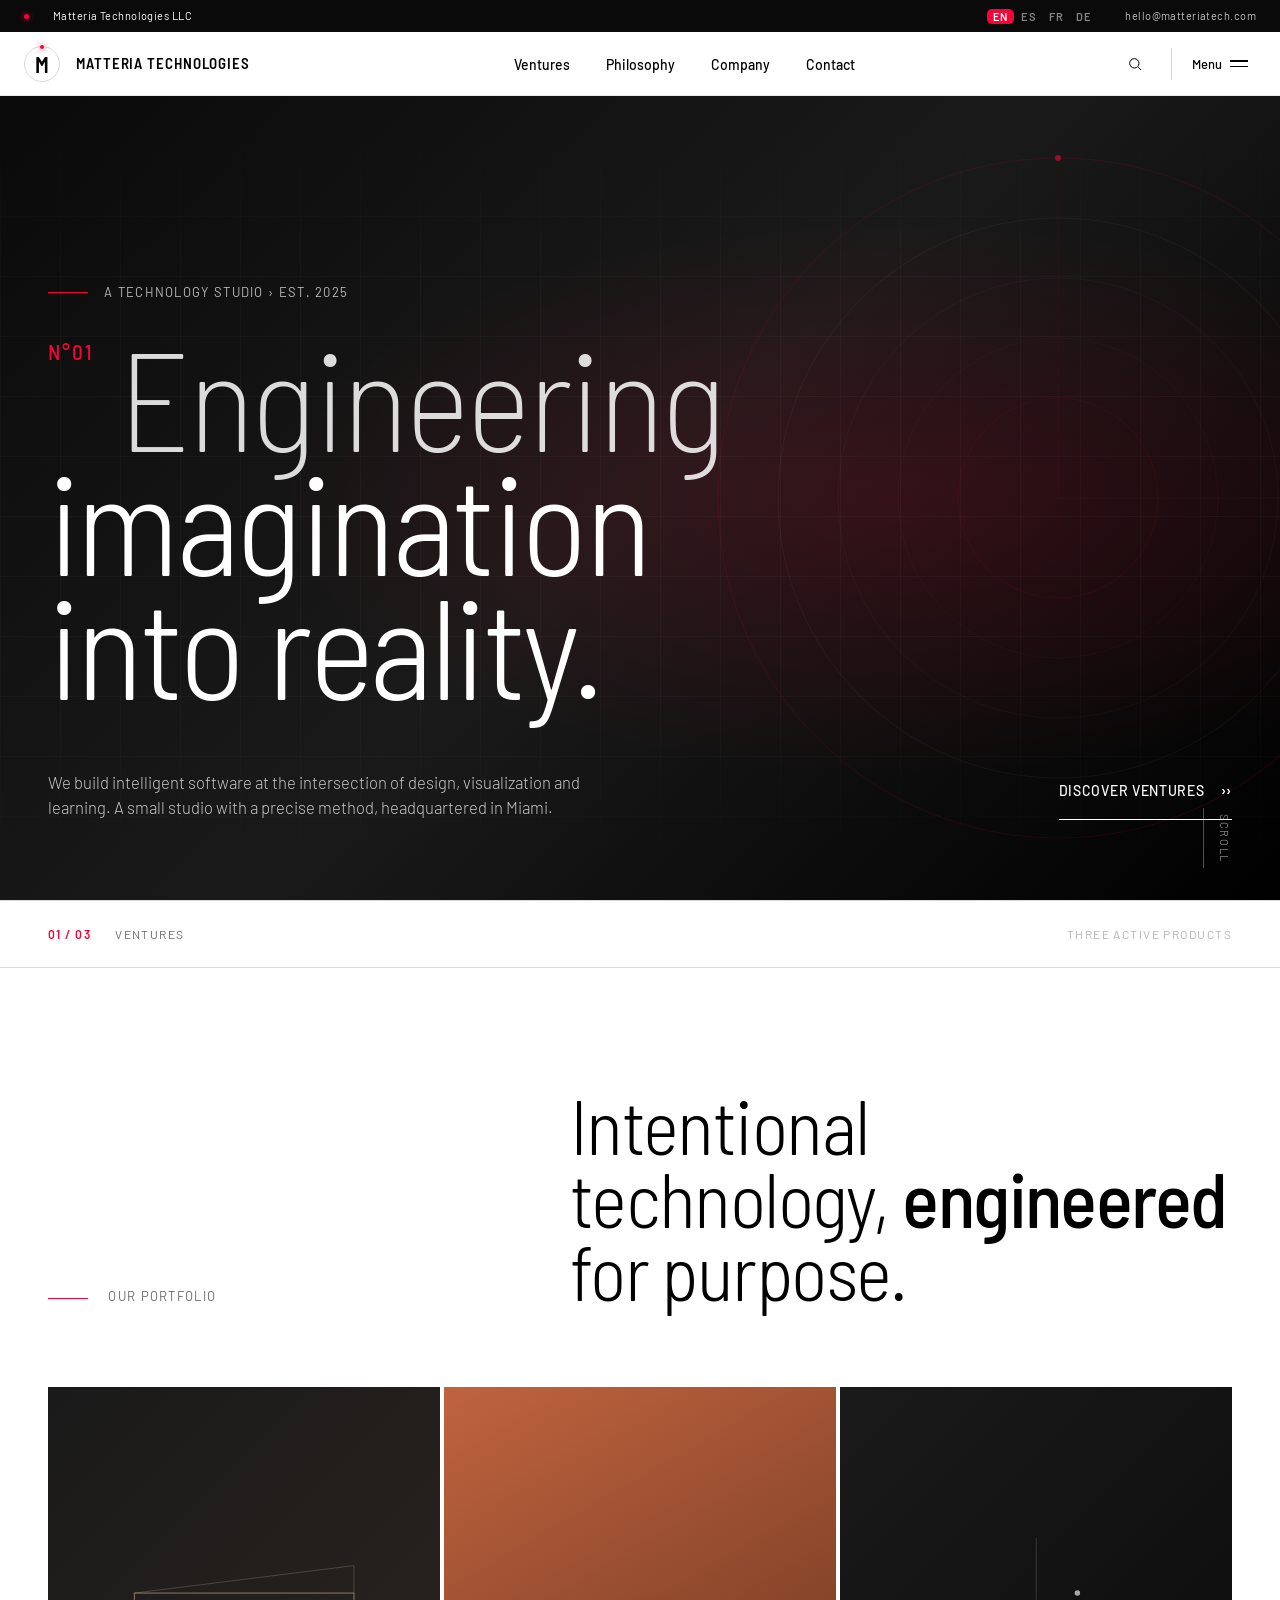
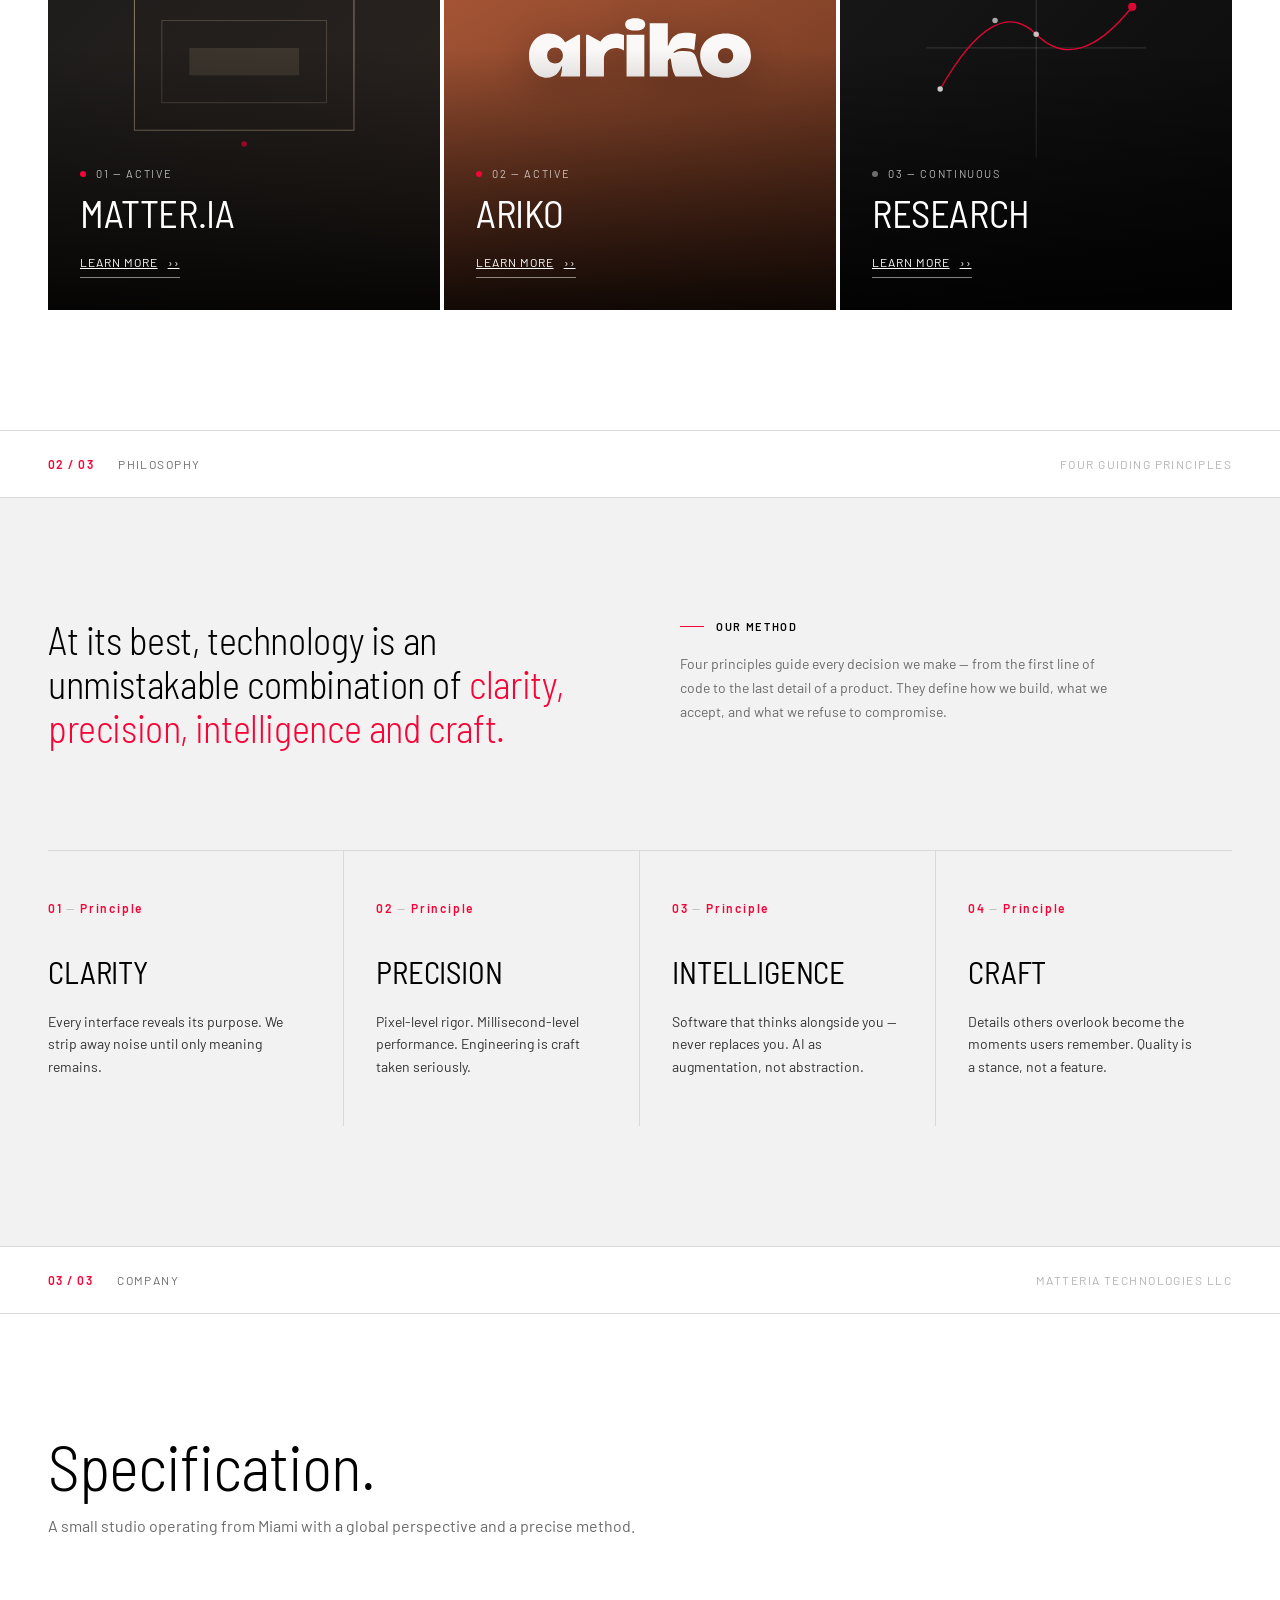
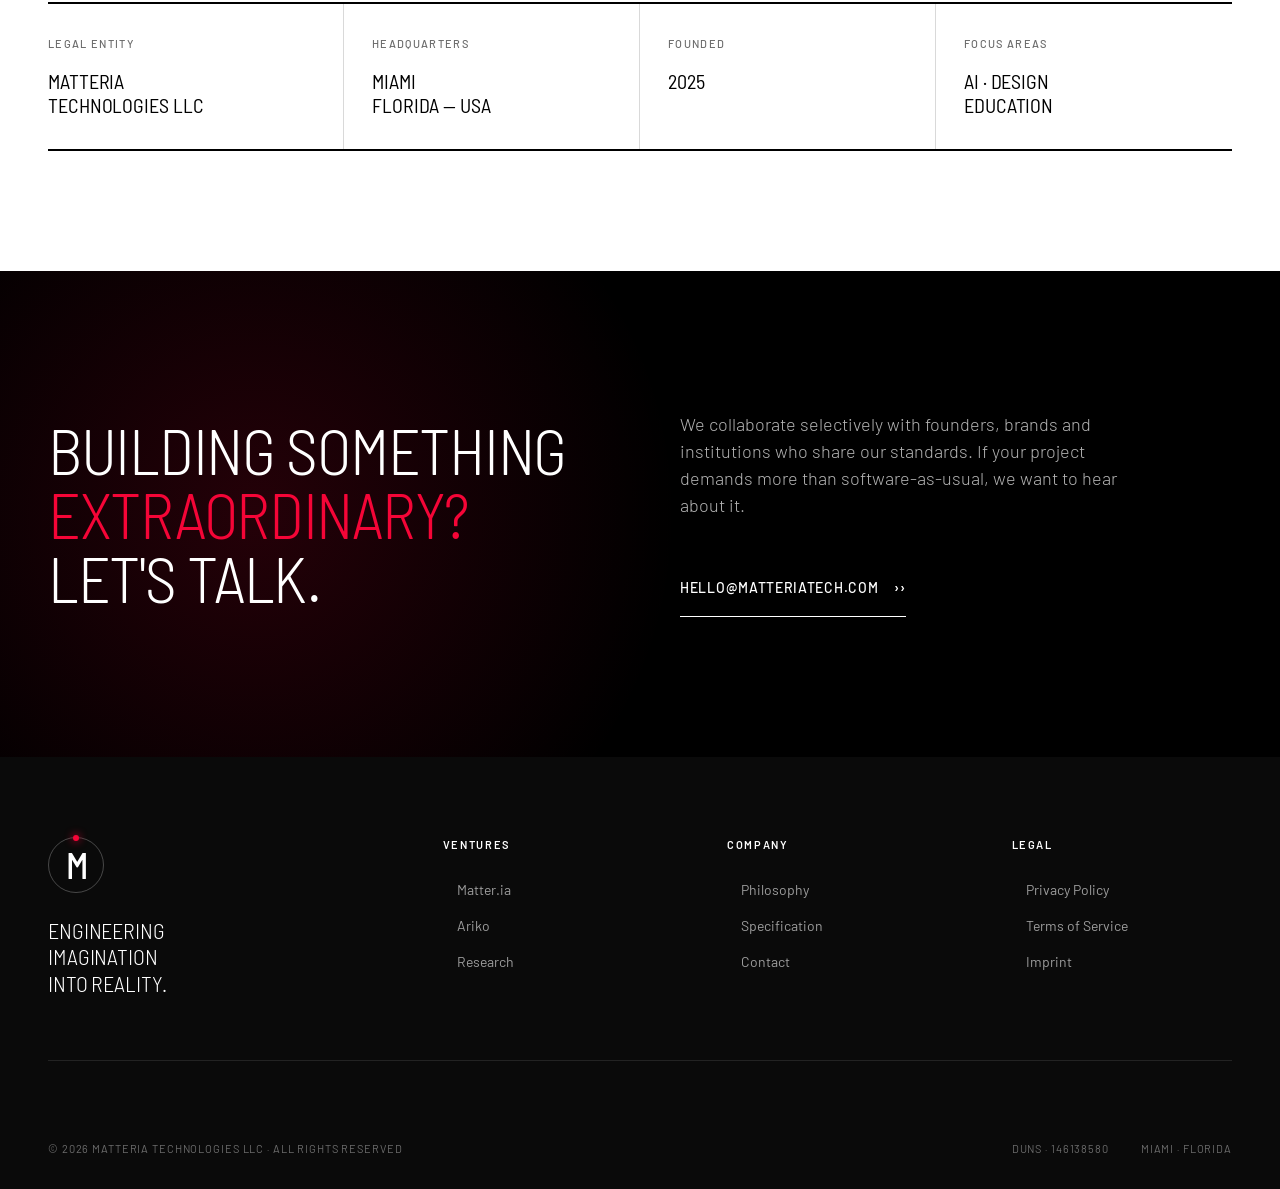
<file: index.html>
<!DOCTYPE html>
<html lang="en">
<head>
<meta charset="UTF-8" />
<meta name="viewport" content="width=device-width, initial-scale=1.0" />
<title>Matteria Technologies — Engineering imagination into reality</title>
<meta name="description" content="Matteria Technologies LLC — A technology studio building intelligent tools for design, visualization and education." />
<link rel="preconnect" href="https://fonts.googleapis.com" />
<link rel="preconnect" href="https://fonts.gstatic.com" crossorigin />
<link href="https://fonts.googleapis.com/css2?family=Barlow+Semi+Condensed:wght@200;300;400;500;600;700&family=Barlow:wght@300;400;500;600&display=swap" rel="stylesheet" />
<link rel="stylesheet" href="assets/styles.css" />
</head>
<body>

<!-- Scroll Progress Bar -->
<div class="scroll-progress" id="scrollProgress"></div>

<!-- Top Utility Bar -->
<div class="top-bar">
  <div class="top-bar-left">
    <span class="dot"></span>
    <span>Matteria Technologies LLC</span>
  </div>
  <div class="top-bar-right">
    <div class="lang-switch" role="group" aria-label="Language">
      <button type="button" data-lang="en">EN</button>
      <button type="button" data-lang="es">ES</button>
      <button type="button" data-lang="fr">FR</button>
      <button type="button" data-lang="de">DE</button>
    </div>
    <a href="mailto:hello@matteriatech.com" class="hide-mobile">hello@matteriatech.com</a>
  </div>
</div>

<!-- Main Nav -->
<nav class="main-nav">
  <div class="nav-inner">
    <a href="/" class="logo">
      <div class="logo-mark">
        <span class="m-char">M</span>
        <span class="orbit-ring"></span>
      </div>
      <span class="logo-text">Matteria Technologies</span>
    </a>

    <ul class="nav-center">
      <li><a href="#ventures" data-i18n="nav_ventures">Ventures</a></li>
      <li><a href="#philosophy" data-i18n="nav_philosophy">Philosophy</a></li>
      <li><a href="#company" data-i18n="nav_company">Company</a></li>
      <li><a href="#contact" data-i18n="nav_contact">Contact</a></li>
    </ul>

    <div class="nav-right">
      <button class="nav-search" aria-label="Search">
        <svg width="16" height="16" viewBox="0 0 24 24" fill="none" stroke="currentColor" stroke-width="1.5">
          <circle cx="11" cy="11" r="7"/>
          <path d="m21 21-4.3-4.3"/>
        </svg>
      </button>
      <button class="nav-menu-btn" aria-label="Menu">
        <span data-i18n="nav_menu">Menu</span>
        <div class="lines">
          <span></span>
          <span></span>
        </div>
      </button>
    </div>
  </div>
</nav>

<!-- HERO -->
<section class="hero">
  <div class="hero-image"></div>
  <div class="hero-mesh"></div>

  <div class="hero-geo">
    <svg viewBox="0 0 700 700" fill="none" xmlns="http://www.w3.org/2000/svg">
      <circle cx="350" cy="350" r="340" stroke="rgba(245,5,55,0.4)" stroke-width="0.5"/>
      <circle cx="350" cy="350" r="280" stroke="rgba(255,255,255,0.15)" stroke-width="0.5"/>
      <circle cx="350" cy="350" r="220" stroke="rgba(255,255,255,0.1)" stroke-width="0.5"/>
      <circle cx="350" cy="350" r="160" stroke="rgba(255,255,255,0.08)" stroke-width="0.5"/>
      <circle cx="350" cy="350" r="100" stroke="rgba(245,5,55,0.3)" stroke-width="0.5"/>
      <circle cx="350" cy="10" r="3" fill="#f50537"/>
      <circle cx="690" cy="350" r="2" fill="rgba(255,255,255,0.6)"/>
      <line x1="350" y1="350" x2="350" y2="10" stroke="rgba(245,5,55,0.2)" stroke-width="0.5"/>
      <line x1="350" y1="350" x2="690" y2="350" stroke="rgba(255,255,255,0.1)" stroke-width="0.5"/>
    </svg>
  </div>

  <div class="hero-content">
    <div class="hero-eyebrow">
      <span class="bar"></span>
      <span data-i18n="hero_eyebrow">A Technology Studio › Est. 2025</span>
    </div>

    <h1 class="hero-title">
      <div class="hero-title-row">
        <span class="hero-title-num">N°01</span>
        <span class="light" data-i18n="hero_t1">Engineering</span>
      </div>
      <div data-i18n="hero_t2">imagination</div>
      <div data-i18n="hero_t3">into reality.</div>
    </h1>

    <div class="hero-bottom">
      <p class="hero-sub" data-i18n="hero_sub">
        We build intelligent software at the intersection of design, visualization and learning. A small studio with a precise method, headquartered in Miami.
      </p>
      <a href="#ventures" class="btn-audi">
        <span data-i18n="hero_cta">Discover Ventures</span>
        <span class="chev">››</span>
      </a>
    </div>
  </div>

  <div class="hero-scroll">
    <span data-i18n="scroll">Scroll</span>
    <div class="hero-scroll-line"></div>
  </div>
</section>

<!-- Section Divider -->
<div class="section-divider">
  <div class="left">
    <span class="num">01 / 03</span>
    <span data-i18n="nav_ventures">Ventures</span>
  </div>
  <div class="right" data-i18n="div_ventures">Three active products</div>
</div>

<!-- VENTURES -->
<section id="ventures" class="ventures">
  <div class="ventures-intro">
    <div class="intro-meta">
      <span class="bar"></span>
      <span data-i18n="ventures_meta">Our Portfolio</span>
    </div>
    <h2 class="ventures-title" data-i18n="ventures_title">
      Intentional<br/>
      technology, <em>engineered</em><br/>
      for purpose.
    </h2>
  </div>

  <div class="venture-cards">
    <!-- Card 1: Matter.ia -->
    <div class="venture-card">
      <div class="venture-card-visual" style="background: linear-gradient(135deg, #1a1a1a 0%, #2d2520 100%);">
        <svg viewBox="0 0 200 200" fill="none">
          <rect x="20" y="60" width="160" height="100" stroke="#d4b896" stroke-width="0.8" opacity="0.6"/>
          <rect x="40" y="80" width="120" height="60" stroke="#d4b896" stroke-width="0.5" opacity="0.4"/>
          <rect x="60" y="100" width="80" height="20" fill="#d4b896" opacity="0.15"/>
          <line x1="20" y1="60" x2="180" y2="40" stroke="#d4b896" stroke-width="0.5" opacity="0.4"/>
          <line x1="180" y1="60" x2="180" y2="40" stroke="#d4b896" stroke-width="0.5" opacity="0.4"/>
          <circle cx="100" cy="170" r="2" fill="#f50537"/>
        </svg>
      </div>
      <div class="venture-card-overlay"></div>
      <div class="venture-card-content">
        <div class="venture-card-num">
          <span class="status-dot"></span>
          <span data-i18n="vc_active1">01 — Active</span>
        </div>
        <div class="venture-card-name">Matter.ia</div>
        <div class="venture-card-desc" data-i18n="vc1_desc">
          Photorealistic rendering platform for architects and interior designers. Generates immersive spaces through fine-tuned visual intelligence.
        </div>
        <a href="#" class="venture-card-link">
          <span data-i18n="learn_more">Learn more</span> <span>››</span>
        </a>
      </div>
    </div>

    <!-- Card 2: Ariko -->
    <div class="venture-card">
      <div class="venture-card-visual venture-visual-ariko" style="background: linear-gradient(150deg, #C0633F 0%, #5E2F1B 100%);">
        <img class="venture-logo" src="ariko/assets/ariko-logo.svg" alt="Ariko" loading="lazy"/>
      </div>
      <div class="venture-card-overlay"></div>
      <div class="venture-card-content">
        <div class="venture-card-num">
          <span class="status-dot"></span>
          <span data-i18n="vc_active2">02 — Active</span>
        </div>
        <div class="venture-card-name">Ariko</div>
        <div class="venture-card-desc" data-i18n="vc2_desc">
          Educational companion that transforms how children learn. Built on a cognitive architecture that adapts to each student.
        </div>
        <a href="/ariko" class="venture-card-link">
          <span data-i18n="learn_more">Learn more</span> <span>››</span>
        </a>
      </div>
    </div>

    <!-- Card 3: Research -->
    <div class="venture-card">
      <div class="venture-card-visual" style="background: linear-gradient(135deg, #1a1a1a 0%, #0a0a0a 100%);">
        <svg viewBox="0 0 200 200" fill="none">
          <line x1="20" y1="100" x2="180" y2="100" stroke="#fff" stroke-width="0.4" opacity="0.3"/>
          <line x1="100" y1="20" x2="100" y2="180" stroke="#fff" stroke-width="0.4" opacity="0.3"/>
          <path d="M 30 130 Q 70 60, 100 90 T 170 70" stroke="#f50537" stroke-width="1" fill="none"/>
          <circle cx="30" cy="130" r="2" fill="#fff"/>
          <circle cx="70" cy="80" r="2" fill="#fff" opacity="0.7"/>
          <circle cx="100" cy="90" r="2" fill="#fff" opacity="0.8"/>
          <circle cx="130" cy="60" r="2" fill="#fff" opacity="0.7"/>
          <circle cx="170" cy="70" r="3" fill="#f50537"/>
        </svg>
      </div>
      <div class="venture-card-overlay"></div>
      <div class="venture-card-content">
        <div class="venture-card-num">
          <span class="status-dot idle"></span>
          <span data-i18n="vc_active3">03 — Continuous</span>
        </div>
        <div class="venture-card-name">Research</div>
        <div class="venture-card-desc" data-i18n="vc3_desc">
          Exploration in generative systems, autonomous agents and human-centered AI interfaces. The lab where futures take shape.
        </div>
        <a href="#" class="venture-card-link">
          <span data-i18n="learn_more">Learn more</span> <span>››</span>
        </a>
      </div>
    </div>
  </div>
</section>

<!-- Section Divider -->
<div class="section-divider">
  <div class="left">
    <span class="num">02 / 03</span>
    <span data-i18n="nav_philosophy">Philosophy</span>
  </div>
  <div class="right" data-i18n="div_philosophy">Four guiding principles</div>
</div>

<!-- PHILOSOPHY -->
<section id="philosophy" class="philosophy">
  <div class="philosophy-header">
    <h2 class="philosophy-quote" data-i18n="phil_quote">
      At its best, technology is an unmistakable combination of <span class="accent">clarity, precision, intelligence and craft.</span>
    </h2>
    <div class="philosophy-meta">
      <div class="label" data-i18n="phil_method">Our Method</div>
      <p data-i18n="phil_method_p">
        Four principles guide every decision we make — from the first line of code to the last detail of a product. They define how we build, what we accept, and what we refuse to compromise.
      </p>
    </div>
  </div>

  <div class="pillars">
    <div class="pillar">
      <div class="pillar-num"><span>01</span> — <span data-i18n="principle">Principle</span></div>
      <div class="pillar-name" data-i18n="pil1_n">Clarity</div>
      <div class="pillar-desc" data-i18n="pil1_d">Every interface reveals its purpose. We strip away noise until only meaning remains.</div>
    </div>
    <div class="pillar">
      <div class="pillar-num"><span>02</span> — <span data-i18n="principle">Principle</span></div>
      <div class="pillar-name" data-i18n="pil2_n">Precision</div>
      <div class="pillar-desc" data-i18n="pil2_d">Pixel-level rigor. Millisecond-level performance. Engineering is craft taken seriously.</div>
    </div>
    <div class="pillar">
      <div class="pillar-num"><span>03</span> — <span data-i18n="principle">Principle</span></div>
      <div class="pillar-name" data-i18n="pil3_n">Intelligence</div>
      <div class="pillar-desc" data-i18n="pil3_d">Software that thinks alongside you — never replaces you. AI as augmentation, not abstraction.</div>
    </div>
    <div class="pillar">
      <div class="pillar-num"><span>04</span> — <span data-i18n="principle">Principle</span></div>
      <div class="pillar-name" data-i18n="pil4_n">Craft</div>
      <div class="pillar-desc" data-i18n="pil4_d">Details others overlook become the moments users remember. Quality is a stance, not a feature.</div>
    </div>
  </div>
</section>

<!-- Section Divider -->
<div class="section-divider">
  <div class="left">
    <span class="num">03 / 03</span>
    <span data-i18n="nav_company">Company</span>
  </div>
  <div class="right">Matteria Technologies LLC</div>
</div>

<!-- COMPANY INFO -->
<section id="company" class="company-info">
  <div class="company-header">
    <h2 class="company-title" data-i18n="comp_title">Specification.</h2>
    <p class="company-subtitle" data-i18n="comp_sub">A small studio operating from Miami with a global perspective and a precise method.</p>
  </div>

  <div class="spec-sheet">
    <div class="spec-cell">
      <div class="spec-label" data-i18n="spec_entity">Legal Entity</div>
      <div class="spec-value">Matteria<br/>Technologies LLC</div>
    </div>
    <div class="spec-cell">
      <div class="spec-label" data-i18n="spec_hq">Headquarters</div>
      <div class="spec-value">Miami<br/>Florida — USA</div>
    </div>
    <div class="spec-cell">
      <div class="spec-label" data-i18n="spec_founded">Founded</div>
      <div class="spec-value">2025</div>
    </div>
    <div class="spec-cell">
      <div class="spec-label" data-i18n="spec_focus">Focus Areas</div>
      <div class="spec-value" data-i18n="spec_focus_v">AI · Design<br/>Education</div>
    </div>
  </div>
</section>

<!-- CTA BAND -->
<section class="cta-band" id="contact">
  <div class="cta-band-bg"></div>
  <div class="cta-band-content">
    <h2 class="cta-title" data-i18n="cta_title">
      Building something<br/>
      <span class="accent">extraordinary?</span><br/>
      Let's talk.
    </h2>
    <div class="cta-right">
      <p data-i18n="cta_p">We collaborate selectively with founders, brands and institutions who share our standards. If your project demands more than software-as-usual, we want to hear about it.</p>
      <a href="mailto:hello@matteriatech.com" class="btn-audi">
        hello@matteriatech.com
        <span class="chev">››</span>
      </a>
    </div>
  </div>
</section>

<!-- FOOTER -->
<footer>
  <div class="footer-top">
    <div class="footer-brand-block">
      <div class="footer-rings">
        <span class="m-char">M</span>
        <span class="orbit-ring"></span>
      </div>
      <div class="footer-tagline">
        Engineering<br/>
        imagination<br/>
        into reality.
      </div>
    </div>

    <div class="footer-col">
      <h4 data-i18n="nav_ventures">Ventures</h4>
      <ul>
        <li><a href="#ventures">Matter.ia</a></li>
        <li><a href="/ariko">Ariko</a></li>
        <li><a href="#ventures">Research</a></li>
      </ul>
    </div>

    <div class="footer-col">
      <h4 data-i18n="nav_company">Company</h4>
      <ul>
        <li><a href="#philosophy" data-i18n="nav_philosophy">Philosophy</a></li>
        <li><a href="#company" data-i18n="foot_spec">Specification</a></li>
        <li><a href="#contact" data-i18n="nav_contact">Contact</a></li>
      </ul>
    </div>

    <div class="footer-col">
      <h4 data-i18n="foot_legal">Legal</h4>
      <ul>
        <li><a href="/privacy-policy" data-i18n="foot_privacy">Privacy Policy</a></li>
        <li><a href="/terms-of-service" data-i18n="foot_terms">Terms of Service</a></li>
        <li><a href="#" data-i18n="foot_imprint">Imprint</a></li>
      </ul>
    </div>
  </div>

  <div class="footer-bottom">
    <div data-i18n="foot_rights">© 2026 Matteria Technologies LLC · All rights reserved</div>
    <div class="legal">
      <span>DUNS · 146138580</span>
      <span>Miami · Florida</span>
    </div>
  </div>
</footer>
<script src="assets/site.js"></script>
<script>
(function(){
  var I18N = {
    en: {
      nav_ventures:"Ventures", nav_philosophy:"Philosophy", nav_company:"Company", nav_contact:"Contact", nav_menu:"Menu",
      hero_eyebrow:"A Technology Studio › Est. 2025",
      hero_t1:"Engineering", hero_t2:"imagination", hero_t3:"into reality.",
      hero_sub:"We build intelligent software at the intersection of design, visualization and learning. A small studio with a precise method, headquartered in Miami.",
      hero_cta:"Discover Ventures", scroll:"Scroll",
      div_ventures:"Three active products",
      ventures_meta:"Our Portfolio",
      ventures_title:"Intentional<br/>technology, <em>engineered</em><br/>for purpose.",
      vc_active1:"01 — Active", vc_active2:"02 — Active", vc_active3:"03 — Continuous", learn_more:"Learn more",
      vc1_desc:"Photorealistic rendering platform for architects and interior designers. Generates immersive spaces through fine-tuned visual intelligence.",
      vc2_desc:"Educational companion that transforms how children learn. Built on a cognitive architecture that adapts to each student.",
      vc3_desc:"Exploration in generative systems, autonomous agents and human-centered AI interfaces. The lab where futures take shape.",
      div_philosophy:"Four guiding principles",
      phil_quote:"At its best, technology is an unmistakable combination of <span class=\"accent\">clarity, precision, intelligence and craft.</span>",
      phil_method:"Our Method",
      phil_method_p:"Four principles guide every decision we make — from the first line of code to the last detail of a product. They define how we build, what we accept, and what we refuse to compromise.",
      principle:"Principle",
      pil1_n:"Clarity", pil1_d:"Every interface reveals its purpose. We strip away noise until only meaning remains.",
      pil2_n:"Precision", pil2_d:"Pixel-level rigor. Millisecond-level performance. Engineering is craft taken seriously.",
      pil3_n:"Intelligence", pil3_d:"Software that thinks alongside you — never replaces you. AI as augmentation, not abstraction.",
      pil4_n:"Craft", pil4_d:"Details others overlook become the moments users remember. Quality is a stance, not a feature.",
      comp_title:"Specification.",
      comp_sub:"A small studio operating from Miami with a global perspective and a precise method.",
      spec_entity:"Legal Entity", spec_hq:"Headquarters", spec_founded:"Founded", spec_focus:"Focus Areas", spec_focus_v:"AI · Design<br/>Education",
      cta_title:"Building something<br/><span class=\"accent\">extraordinary?</span><br/>Let's talk.",
      cta_p:"We collaborate selectively with founders, brands and institutions who share our standards. If your project demands more than software-as-usual, we want to hear about it.",
      foot_spec:"Specification", foot_legal:"Legal", foot_privacy:"Privacy Policy", foot_terms:"Terms of Service", foot_imprint:"Imprint",
      foot_rights:"© 2026 Matteria Technologies LLC · All rights reserved"
    },
    es: {
      nav_ventures:"Proyectos", nav_philosophy:"Filosofía", nav_company:"Empresa", nav_contact:"Contacto", nav_menu:"Menú",
      hero_eyebrow:"Un estudio tecnológico › Est. 2025",
      hero_t1:"Convertimos", hero_t2:"la imaginación", hero_t3:"en realidad.",
      hero_sub:"Creamos software inteligente en la intersección del diseño, la visualización y el aprendizaje. Un estudio pequeño con un método preciso, con sede en Miami.",
      hero_cta:"Ver proyectos", scroll:"Baja",
      div_ventures:"Tres productos activos",
      ventures_meta:"Nuestro portafolio",
      ventures_title:"Tecnología<br/>intencional, <em>diseñada</em><br/>con propósito.",
      vc_active1:"01 — Activo", vc_active2:"02 — Activo", vc_active3:"03 — Continuo", learn_more:"Saber más",
      vc1_desc:"Plataforma de renderizado fotorrealista para arquitectos y diseñadores de interiores. Genera espacios inmersivos mediante inteligencia visual afinada.",
      vc2_desc:"Compañero educativo que transforma cómo aprenden los niños. Construido sobre una arquitectura cognitiva que se adapta a cada estudiante.",
      vc3_desc:"Exploración en sistemas generativos, agentes autónomos e interfaces de IA centradas en las personas. El laboratorio donde toman forma los futuros.",
      div_philosophy:"Cuatro principios guía",
      phil_quote:"En su mejor versión, la tecnología es una combinación inconfundible de <span class=\"accent\">claridad, precisión, inteligencia y oficio.</span>",
      phil_method:"Nuestro método",
      phil_method_p:"Cuatro principios guían cada decisión que tomamos — desde la primera línea de código hasta el último detalle de un producto. Definen cómo construimos, qué aceptamos y en qué no transigimos.",
      principle:"Principio",
      pil1_n:"Claridad", pil1_d:"Cada interfaz revela su propósito. Quitamos el ruido hasta que solo queda el significado.",
      pil2_n:"Precisión", pil2_d:"Rigor al píxel. Rendimiento al milisegundo. La ingeniería es oficio tomado en serio.",
      pil3_n:"Inteligencia", pil3_d:"Software que piensa contigo — nunca te reemplaza. IA como aumento, no como abstracción.",
      pil4_n:"Oficio", pil4_d:"Los detalles que otros pasan por alto se vuelven los momentos que el usuario recuerda. La calidad es una postura, no una función.",
      comp_title:"Especificación.",
      comp_sub:"Un estudio pequeño que opera desde Miami con perspectiva global y un método preciso.",
      spec_entity:"Razón social", spec_hq:"Sede", spec_founded:"Fundada", spec_focus:"Áreas de enfoque", spec_focus_v:"IA · Diseño<br/>Educación",
      cta_title:"¿Construyes algo<br/><span class=\"accent\">extraordinario?</span><br/>Hablemos.",
      cta_p:"Colaboramos de forma selectiva con fundadores, marcas e instituciones que comparten nuestros estándares. Si tu proyecto exige más que software de siempre, queremos conocerlo.",
      foot_spec:"Especificación", foot_legal:"Legal", foot_privacy:"Política de privacidad", foot_terms:"Términos del servicio", foot_imprint:"Aviso legal",
      foot_rights:"© 2026 Matteria Technologies LLC · Todos los derechos reservados"
    },
    fr: {
      nav_ventures:"Projets", nav_philosophy:"Philosophie", nav_company:"Entreprise", nav_contact:"Contact", nav_menu:"Menu",
      hero_eyebrow:"Un studio technologique › Est. 2025",
      hero_t1:"L'imagination", hero_t2:"devient", hero_t3:"réalité.",
      hero_sub:"Nous créons des logiciels intelligents à la croisée du design, de la visualisation et de l'apprentissage. Un petit studio à la méthode précise, basé à Miami.",
      hero_cta:"Voir les projets", scroll:"Défiler",
      div_ventures:"Trois produits actifs",
      ventures_meta:"Notre portfolio",
      ventures_title:"Une technologie<br/>intentionnelle, <em>conçue</em><br/>avec un but.",
      vc_active1:"01 — Actif", vc_active2:"02 — Actif", vc_active3:"03 — Continu", learn_more:"En savoir plus",
      vc1_desc:"Plateforme de rendu photoréaliste pour architectes et designers d'intérieur. Génère des espaces immersifs grâce à une intelligence visuelle affinée.",
      vc2_desc:"Compagnon éducatif qui transforme la façon dont les enfants apprennent. Bâti sur une architecture cognitive qui s'adapte à chaque élève.",
      vc3_desc:"Exploration des systèmes génératifs, des agents autonomes et des interfaces d'IA centrées sur l'humain. Le laboratoire où prennent forme les futurs.",
      div_philosophy:"Quatre principes directeurs",
      phil_quote:"À son meilleur, la technologie est une combinaison inimitable de <span class=\"accent\">clarté, précision, intelligence et savoir-faire.</span>",
      phil_method:"Notre méthode",
      phil_method_p:"Quatre principes guident chacune de nos décisions — de la première ligne de code au dernier détail d'un produit. Ils définissent comment nous bâtissons, ce que nous acceptons et ce sur quoi nous ne transigeons pas.",
      principle:"Principe",
      pil1_n:"Clarté", pil1_d:"Chaque interface révèle son intention. Nous retirons le bruit jusqu'à ne garder que le sens.",
      pil2_n:"Précision", pil2_d:"Rigueur au pixel. Performance à la milliseconde. L'ingénierie est un savoir-faire pris au sérieux.",
      pil3_n:"Intelligence", pil3_d:"Un logiciel qui pense avec toi — jamais à ta place. L'IA comme augmentation, pas comme abstraction.",
      pil4_n:"Savoir-faire", pil4_d:"Les détails que d'autres négligent deviennent les moments dont on se souvient. La qualité est une posture, pas une option.",
      comp_title:"Spécification.",
      comp_sub:"Un petit studio basé à Miami, avec une perspective mondiale et une méthode précise.",
      spec_entity:"Entité légale", spec_hq:"Siège", spec_founded:"Fondée", spec_focus:"Domaines", spec_focus_v:"IA · Design<br/>Éducation",
      cta_title:"Tu construis<br/>quelque chose <span class=\"accent\">d'extraordinaire ?</span><br/>Parlons-en.",
      cta_p:"Nous collaborons de façon sélective avec des fondateurs, des marques et des institutions qui partagent nos standards. Si ton projet exige plus que du logiciel ordinaire, nous voulons en entendre parler.",
      foot_spec:"Spécification", foot_legal:"Légal", foot_privacy:"Confidentialité", foot_terms:"Conditions d'utilisation", foot_imprint:"Mentions légales",
      foot_rights:"© 2026 Matteria Technologies LLC · Tous droits réservés"
    },
    de: {
      nav_ventures:"Projekte", nav_philosophy:"Philosophie", nav_company:"Unternehmen", nav_contact:"Kontakt", nav_menu:"Menü",
      hero_eyebrow:"Ein Technologie-Studio › Est. 2025",
      hero_t1:"Vorstellungskraft", hero_t2:"wird", hero_t3:"Wirklichkeit.",
      hero_sub:"Wir bauen intelligente Software an der Schnittstelle von Design, Visualisierung und Lernen. Ein kleines Studio mit präziser Methode, mit Sitz in Miami.",
      hero_cta:"Projekte ansehen", scroll:"Scrollen",
      div_ventures:"Drei aktive Produkte",
      ventures_meta:"Unser Portfolio",
      ventures_title:"Bewusste<br/>Technologie, <em>entwickelt</em><br/>mit Zweck.",
      vc_active1:"01 — Aktiv", vc_active2:"02 — Aktiv", vc_active3:"03 — Laufend", learn_more:"Mehr erfahren",
      vc1_desc:"Plattform für fotorealistisches Rendering für Architekten und Innenarchitekten. Erzeugt immersive Räume durch fein abgestimmte visuelle Intelligenz.",
      vc2_desc:"Lernbegleiter, der verändert, wie Kinder lernen. Aufgebaut auf einer kognitiven Architektur, die sich an jedes Kind anpasst.",
      vc3_desc:"Forschung an generativen Systemen, autonomen Agenten und menschzentrierten KI-Schnittstellen. Das Labor, in dem Zukünfte entstehen.",
      div_philosophy:"Vier leitende Prinzipien",
      phil_quote:"Im besten Fall ist Technologie eine unverkennbare Verbindung aus <span class=\"accent\">Klarheit, Präzision, Intelligenz und Handwerk.</span>",
      phil_method:"Unsere Methode",
      phil_method_p:"Vier Prinzipien leiten jede Entscheidung — von der ersten Codezeile bis zum letzten Detail eines Produkts. Sie bestimmen, wie wir bauen, was wir akzeptieren und wobei wir keine Kompromisse machen.",
      principle:"Prinzip",
      pil1_n:"Klarheit", pil1_d:"Jede Oberfläche zeigt ihren Zweck. Wir entfernen Lärm, bis nur die Bedeutung bleibt.",
      pil2_n:"Präzision", pil2_d:"Pixelgenaue Sorgfalt. Millisekunden-Performance. Technik ist ernst genommenes Handwerk.",
      pil3_n:"Intelligenz", pil3_d:"Software, die mit dir denkt — dich nie ersetzt. KI als Erweiterung, nicht als Abstraktion.",
      pil4_n:"Handwerk", pil4_d:"Details, die andere übersehen, werden zu den Momenten, die man sich merkt. Qualität ist eine Haltung, kein Feature.",
      comp_title:"Spezifikation.",
      comp_sub:"Ein kleines Studio aus Miami mit globaler Perspektive und präziser Methode.",
      spec_entity:"Rechtsträger", spec_hq:"Hauptsitz", spec_founded:"Gegründet", spec_focus:"Schwerpunkte", spec_focus_v:"KI · Design<br/>Bildung",
      cta_title:"Du baust etwas<br/><span class=\"accent\">Außergewöhnliches?</span><br/>Sprechen wir.",
      cta_p:"Wir arbeiten selektiv mit Gründern, Marken und Institutionen, die unsere Standards teilen. Wenn dein Projekt mehr als gewöhnliche Software verlangt, möchten wir davon hören.",
      foot_spec:"Spezifikation", foot_legal:"Rechtliches", foot_privacy:"Datenschutz", foot_terms:"Nutzungsbedingungen", foot_imprint:"Impressum",
      foot_rights:"© 2026 Matteria Technologies LLC · Alle Rechte vorbehalten"
    }
  };
  var SUPPORTED = ["en","es","fr","de"];
  function apply(lang){
    if(SUPPORTED.indexOf(lang) < 0) lang = "en";
    var dict = I18N[lang];
    document.documentElement.lang = lang;
    document.querySelectorAll("[data-i18n]").forEach(function(el){
      var k = el.getAttribute("data-i18n");
      if(dict[k] != null) el.innerHTML = dict[k];
    });
    document.querySelectorAll(".lang-switch button").forEach(function(b){
      b.classList.toggle("on", b.getAttribute("data-lang") === lang);
    });
    try{ localStorage.setItem("mt_lang", lang); }catch(e){}
  }
  function init(){
    var saved = null;
    try{ saved = localStorage.getItem("mt_lang"); }catch(e){}
    var lang = saved || (navigator.language || "en").slice(0,2).toLowerCase();
    if(SUPPORTED.indexOf(lang) < 0) lang = "en";
    apply(lang);
    document.querySelectorAll(".lang-switch button").forEach(function(b){
      b.addEventListener("click", function(){ apply(b.getAttribute("data-lang")); });
    });
  }
  if(document.readyState !== "loading") init();
  else document.addEventListener("DOMContentLoaded", init);
})();
</script>
</body>
</html>
</file>
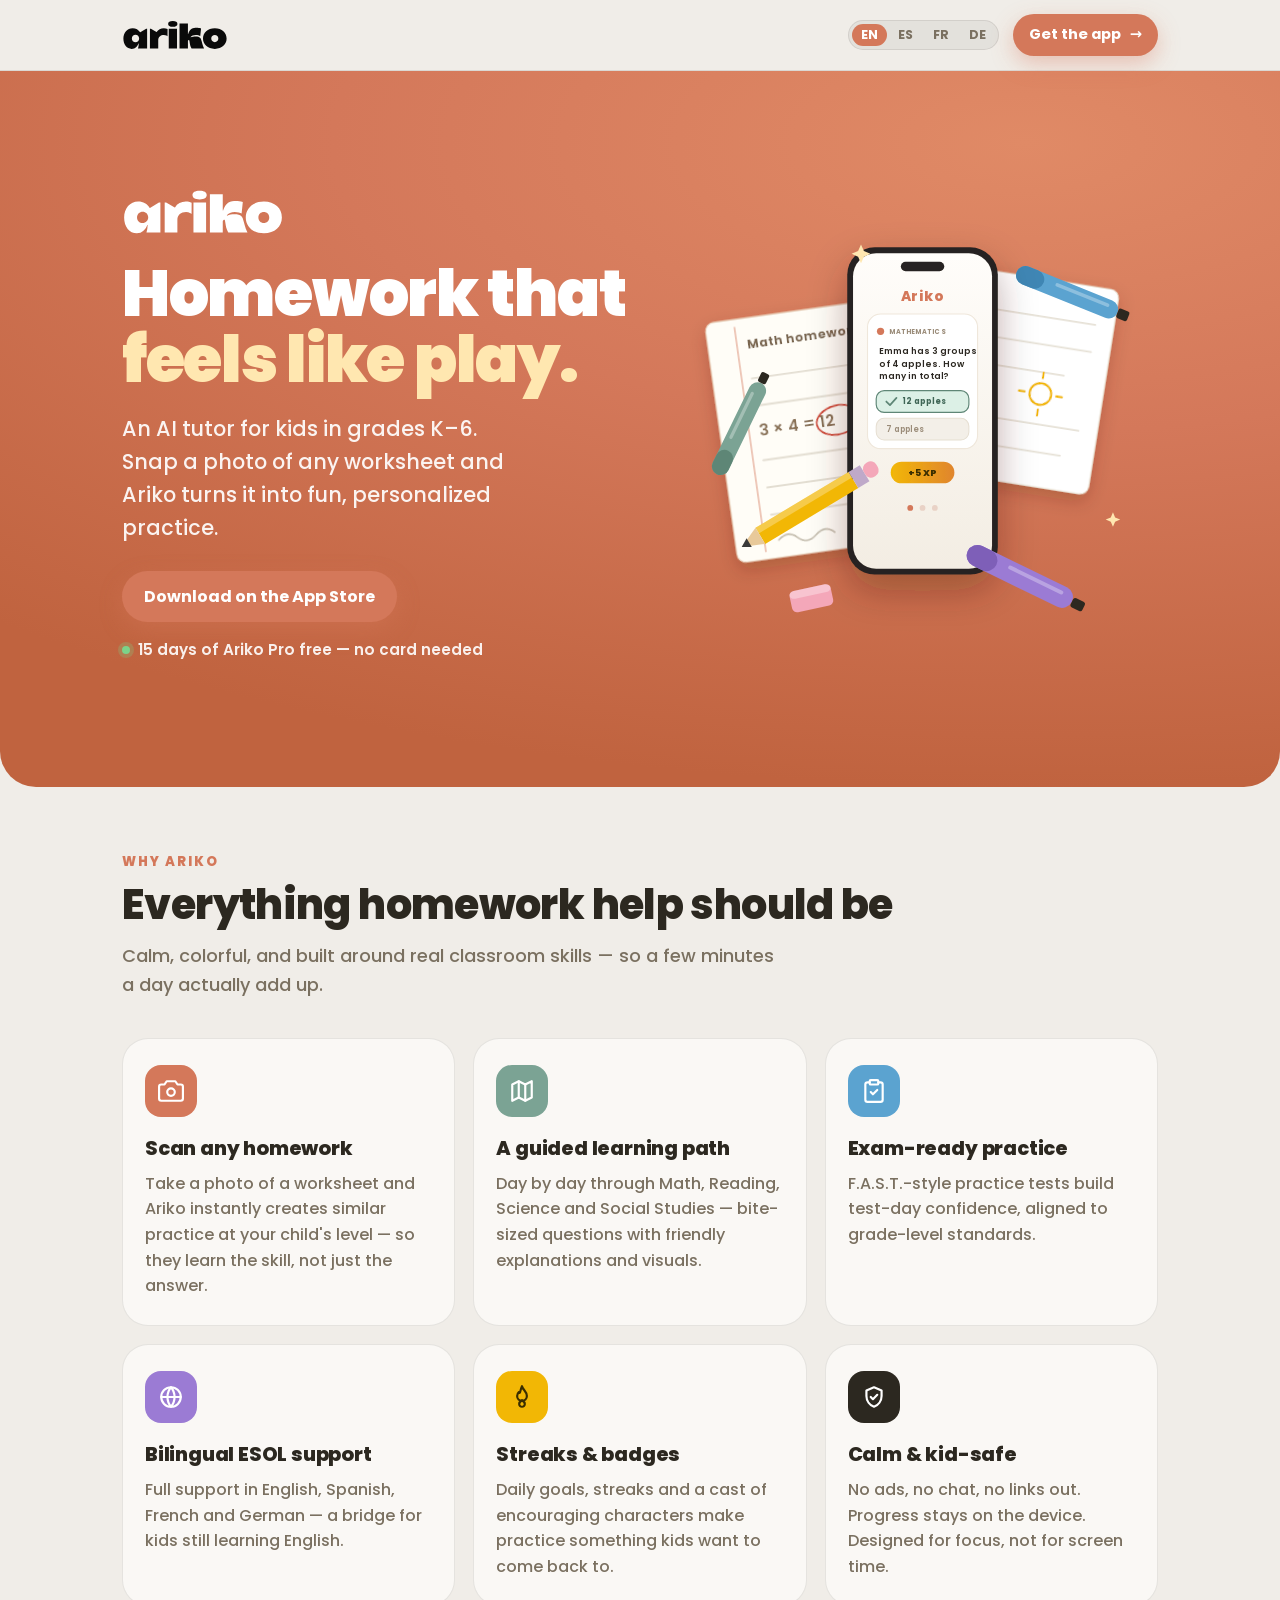
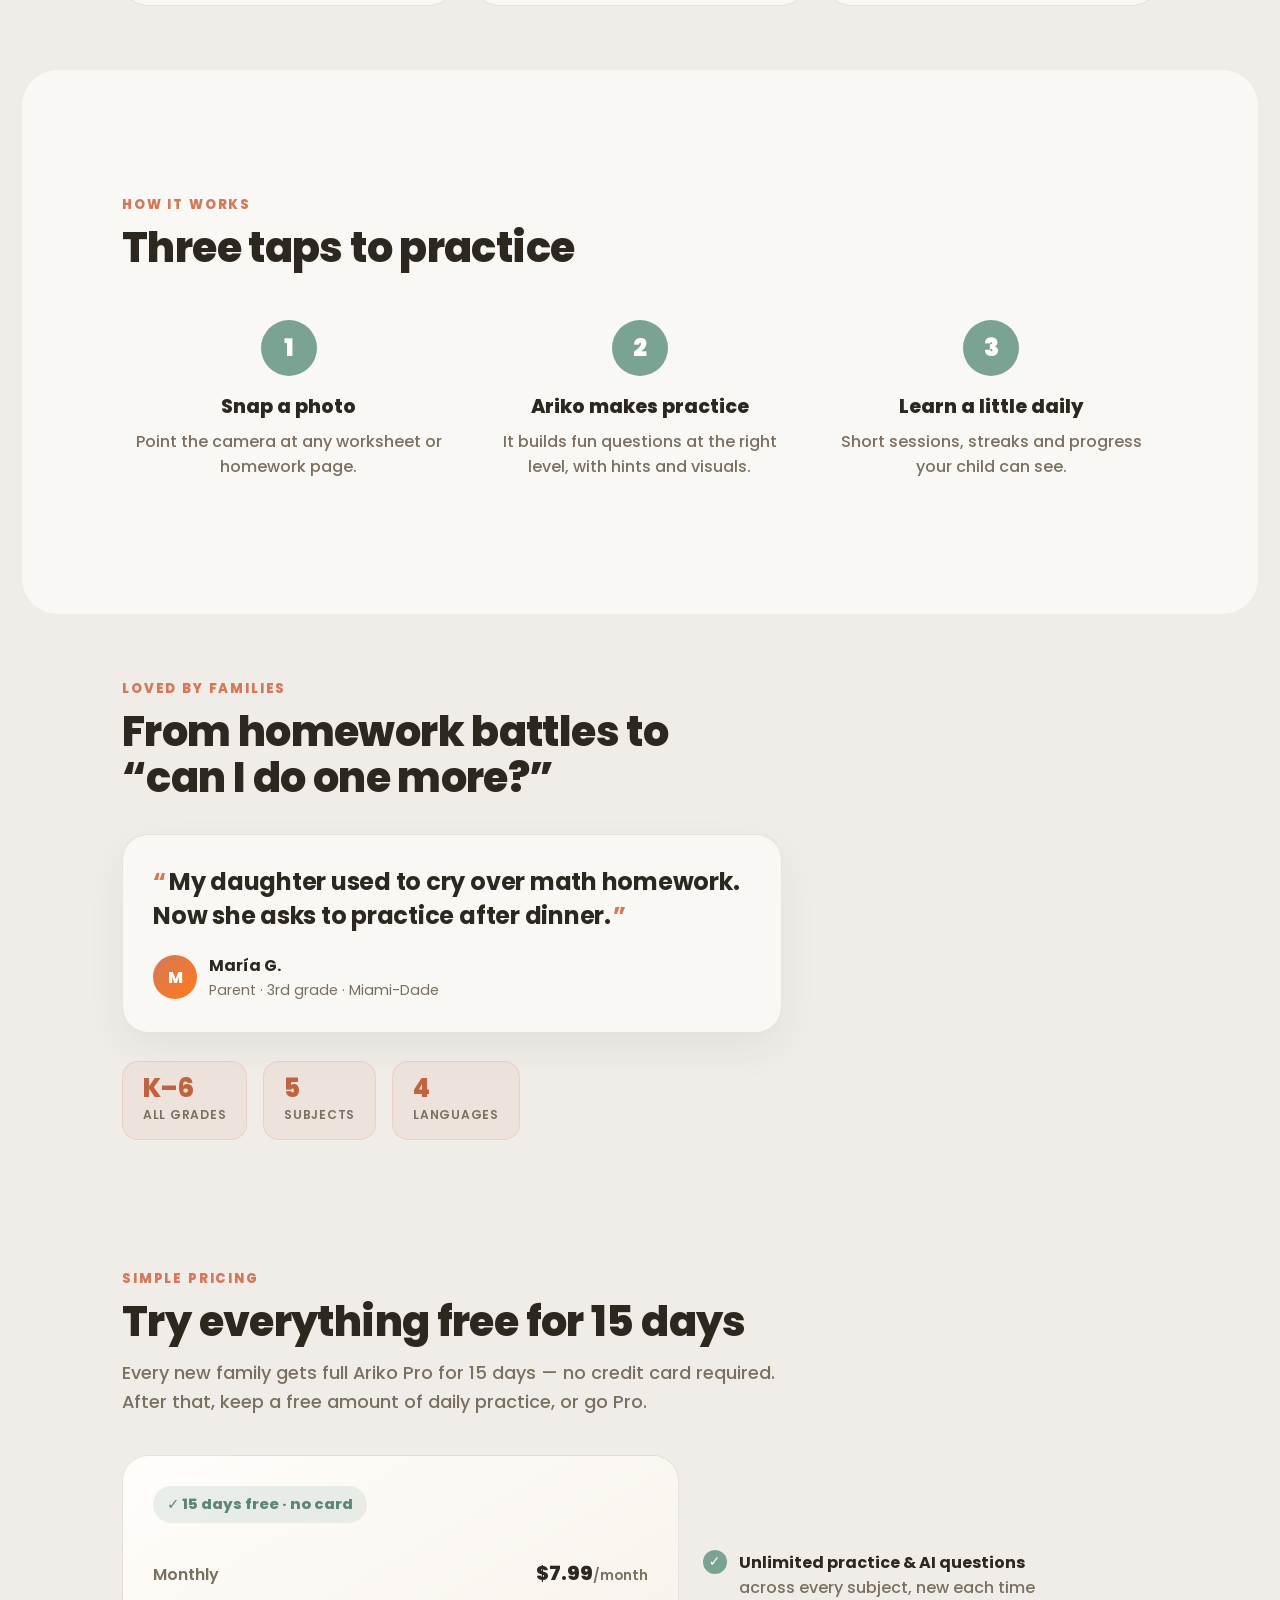
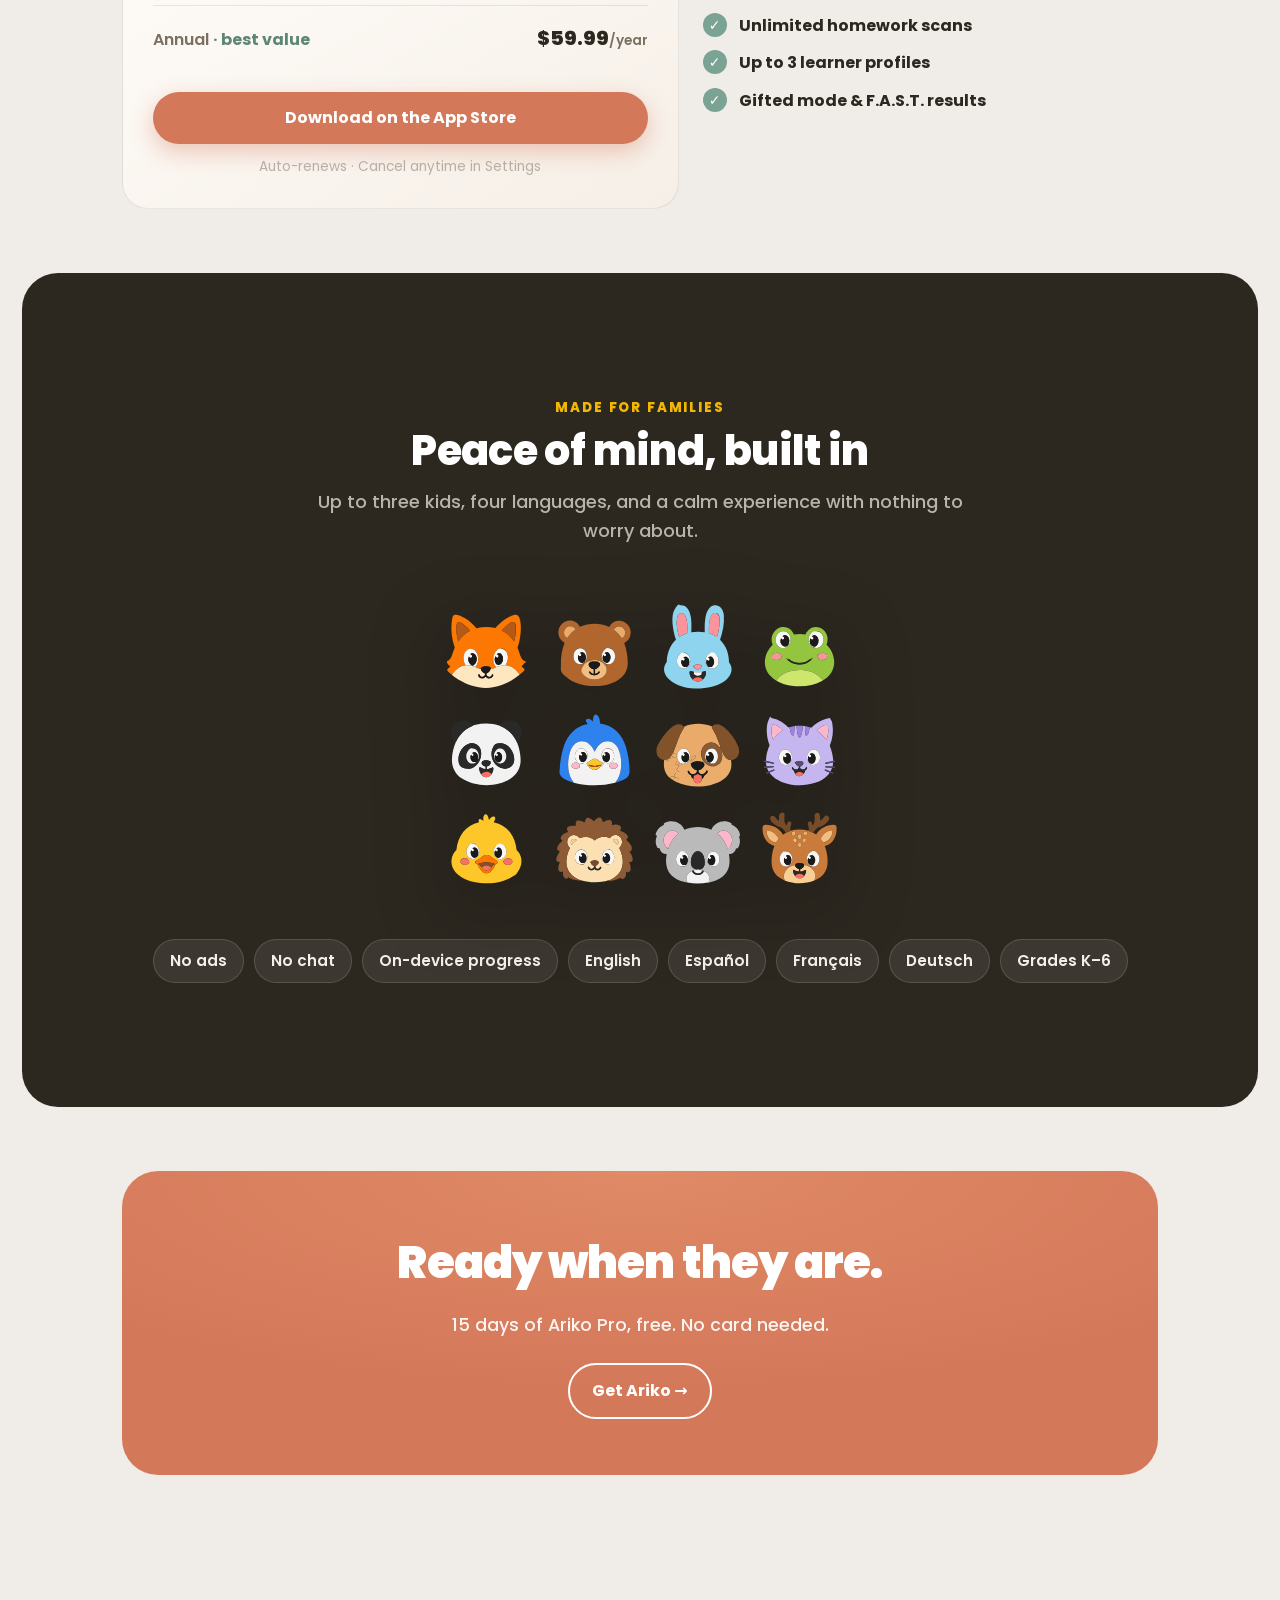
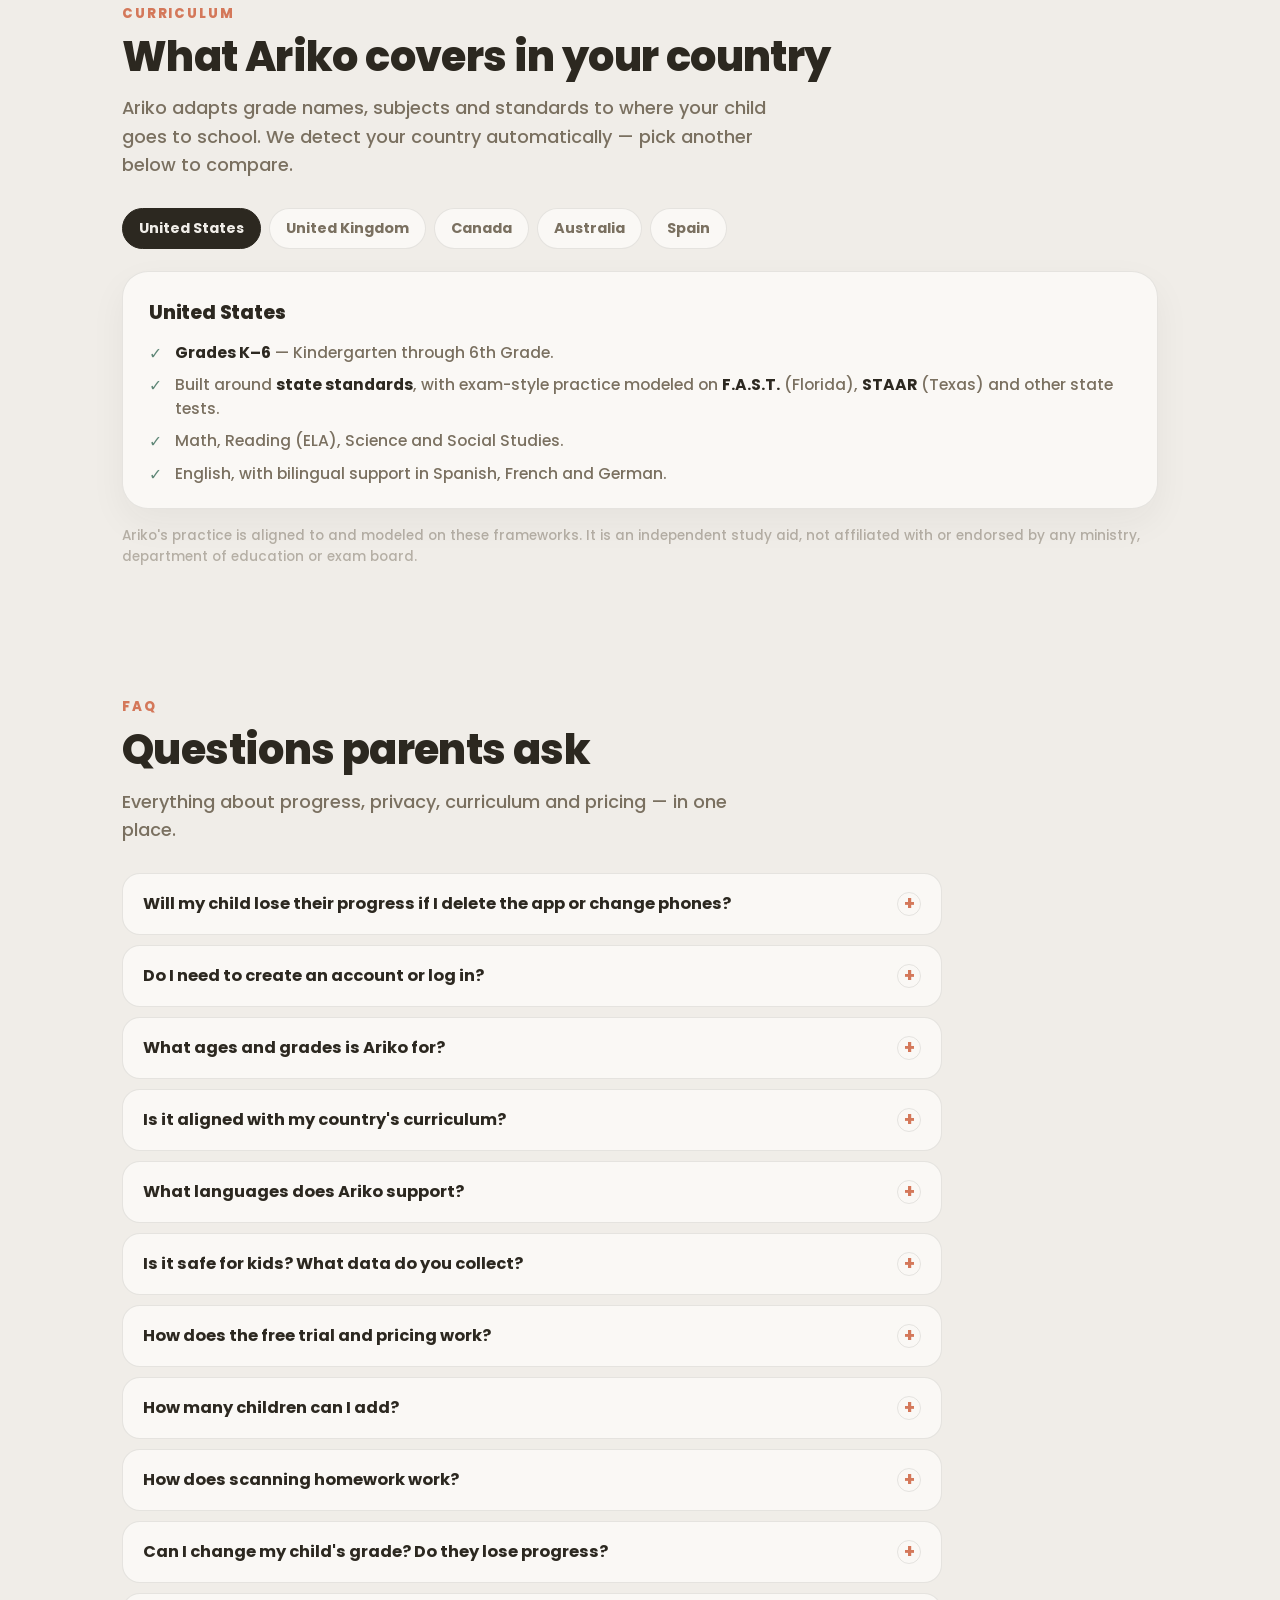
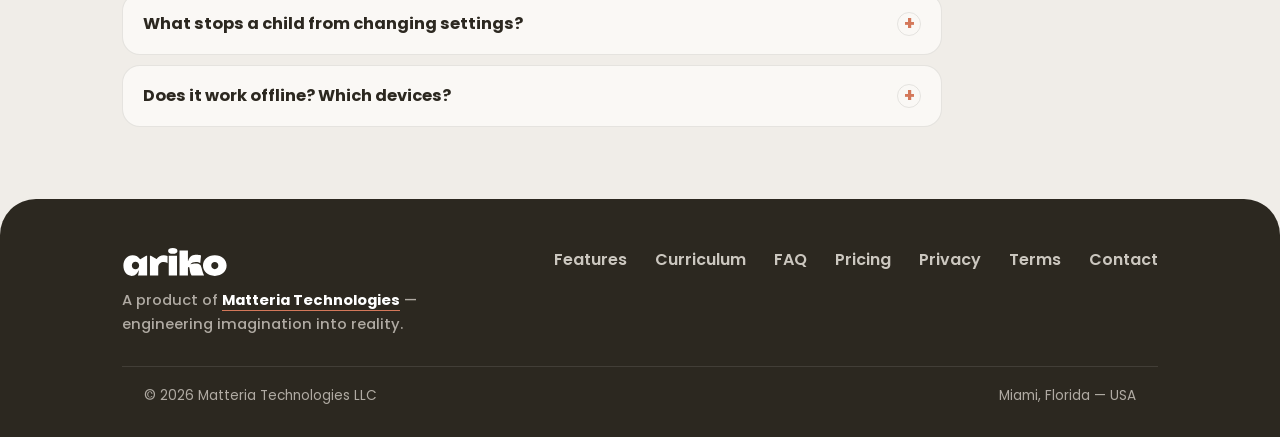
<file: ariko/index.html>
<!DOCTYPE html>
<html lang="en">
<head>
<meta charset="UTF-8" />
<meta name="viewport" content="width=device-width, initial-scale=1.0" />
<title>Ariko — Homework feels like play</title>
<meta name="description" content="Ariko is an AI homework tutor for kids in grades K–6. Snap a photo of any worksheet for instant practice, follow a guided learning path, and learn a little every day. 15 days of Pro free — no card." />
<meta name="theme-color" content="#D4785A" />
<link rel="canonical" href="https://matteriatech.com/ariko" />
<meta property="og:title" content="Ariko — Homework feels like play" />
<meta property="og:description" content="An AI homework tutor for grades K–6. Scan homework into instant practice. 15 days free." />
<meta property="og:type" content="website" />
<link rel="preconnect" href="https://fonts.googleapis.com" />
<link rel="preconnect" href="https://fonts.gstatic.com" crossorigin />
<link href="https://fonts.googleapis.com/css2?family=Poppins:wght@400;500;600;700;800;900&display=swap" rel="stylesheet" />
<style>
  :root{
    --bg:#F0EDE8; --card:#FAF8F5; --ink:#2C2820; --mid:#7A7060; --faint:#B5AFA5;
    --line:rgba(44,40,32,.10); --sage:#7BA394; --sage-deep:#5E8676; --terra:#D4785A; --terra-deep:#C0633F;
    --sun:#F2B705; --sky:#5BA3D0;
    --sans:'Poppins',-apple-system,system-ui,sans-serif;
    --r:26px; --rs:18px;
  }
  *{margin:0;padding:0;box-sizing:border-box}
  html{scroll-behavior:smooth}
  body{font-family:var(--sans);background:var(--bg);color:var(--ink);line-height:1.6;font-weight:400;-webkit-font-smoothing:antialiased}
  a{color:inherit;text-decoration:none}
  img,svg{display:block;max-width:100%}
  ::selection{background:var(--terra);color:#fff}
  .wrap{max-width:1080px;margin:0 auto;padding:0 22px}

  /* Nav */
  .nav{position:sticky;top:0;z-index:50;background:rgba(240,237,232,.86);backdrop-filter:blur(14px);-webkit-backdrop-filter:blur(14px);border-bottom:1px solid var(--line)}
  .nav-in{max-width:1080px;margin:0 auto;padding:14px 22px;display:flex;align-items:center;justify-content:space-between}
  .nav .logo{height:30px}
  .nav .logo img{height:100%}
  .nav-right{display:flex;align-items:center;gap:14px}
  .lang-switch{display:flex;gap:2px;background:rgba(44,40,32,.06);border:1px solid var(--line);border-radius:999px;padding:3px}
  .lang-switch button{border:none;background:none;cursor:pointer;font-family:inherit;font-weight:700;font-size:.78rem;color:var(--mid);padding:5px 9px;border-radius:999px;line-height:1;transition:background .15s ease,color .15s ease}
  .lang-switch button:hover{color:var(--ink)}
  .lang-switch button.on{background:var(--terra);color:#fff}
  .btn{display:inline-flex;align-items:center;gap:9px;font-weight:700;font-size:1rem;border-radius:999px;padding:13px 22px;cursor:pointer;border:none;transition:transform .15s ease, box-shadow .15s ease, background .15s ease}
  .btn:active{transform:scale(.97)}
  .btn-primary{background:var(--terra);color:#fff;box-shadow:0 8px 22px rgba(212,120,90,.38)}
  .btn-primary:hover{background:var(--terra-deep)}
  .btn-ghost{background:transparent;color:var(--ink);border:2px solid var(--ink)}
  .btn-ghost:hover{background:var(--ink);color:var(--bg)}
  .btn-sm{padding:9px 16px;font-size:.92rem}

  /* Hero */
  .hero{background:radial-gradient(120% 90% at 80% 10%, #E08A66 0%, var(--terra) 45%, var(--terra-deep) 100%);color:#fff;border-radius:0 0 36px 36px;overflow:hidden;position:relative}
  .hero-in{max-width:1080px;margin:0 auto;padding:54px 22px 60px;display:grid;grid-template-columns:1.05fr .95fr;gap:30px;align-items:center}
  .hero-logo{height:46px;margin-bottom:26px}
  .hero h1{font-size:clamp(2.4rem,5.6vw,4rem);font-weight:900;line-height:1.04;letter-spacing:-.02em}
  .hero h1 em{font-style:normal;color:#FFE7B0}
  .hero p.sub{font-size:clamp(1.05rem,2.2vw,1.3rem);font-weight:500;color:rgba(255,255,255,.92);margin:18px 0 26px;max-width:30ch}
  .hero-cta{display:flex;flex-wrap:wrap;gap:12px;align-items:center}
  .hero .trial-note{margin-top:16px;font-size:.95rem;font-weight:600;color:rgba(255,255,255,.9);display:inline-flex;align-items:center;gap:8px}
  .hero .trial-note .dot{width:8px;height:8px;border-radius:50%;background:#7BD389;box-shadow:0 0 0 4px rgba(123,211,137,.25)}
  .hero-art{position:relative}
  .hero-art .card{background:rgba(255,255,255,.14);border:1px solid rgba(255,255,255,.25);border-radius:30px;padding:18px;backdrop-filter:blur(6px)}
  .hero-art img{width:100%;border-radius:20px}
  .hero-art .ariko-mockup{width:100%;height:auto;display:block;overflow:visible;animation:kmFloat 7s ease-in-out infinite}
  @keyframes kmFloat{0%,100%{transform:translateY(0)}50%{transform:translateY(-12px)}}

  /* Section scaffolding */
  section{padding:64px 0}
  .eyebrow{font-weight:800;font-size:.82rem;letter-spacing:.14em;text-transform:uppercase;color:var(--terra)}
  .h2{font-size:clamp(1.7rem,3.6vw,2.6rem);font-weight:800;letter-spacing:-.015em;line-height:1.12;margin:10px 0 0}
  .lead{font-size:1.12rem;color:var(--mid);font-weight:500;max-width:60ch;margin-top:14px}

  /* Value cards */
  .cards{display:grid;grid-template-columns:repeat(3,1fr);gap:18px;margin-top:38px}
  .vcard{background:var(--card);border:1px solid var(--line);border-radius:var(--r);padding:26px 22px;transition:transform .18s ease, box-shadow .18s ease}
  .vcard:hover{transform:translateY(-4px);box-shadow:0 16px 36px rgba(44,40,32,.10)}
  .vcard .ico{width:52px;height:52px;border-radius:16px;display:grid;place-items:center;margin-bottom:16px;color:#fff;font-size:26px}
  .vcard h3{font-size:1.22rem;font-weight:800;letter-spacing:-.01em}
  .vcard p{color:var(--mid);font-weight:500;margin-top:7px;font-size:1rem}

  /* How it works */
  .how{background:var(--card);border-radius:36px;margin:0 22px}
  .how .wrap{padding-top:0;padding-bottom:0}
  .steps{display:grid;grid-template-columns:repeat(3,1fr);gap:18px;margin-top:38px}
  .step{text-align:center;padding:10px}
  .step .num{width:56px;height:56px;border-radius:50%;background:var(--sage);color:#fff;font-weight:900;font-size:1.5rem;display:grid;place-items:center;margin:0 auto 16px}
  .step h3{font-weight:800;font-size:1.2rem}
  .step p{color:var(--mid);font-weight:500;margin-top:6px}

  /* Loved by families */
  .loved .h2{max-width:20ch}
  .testi{margin-top:32px;background:var(--card);border:1px solid var(--line);border-radius:var(--r);padding:30px;box-shadow:0 16px 40px rgba(44,40,32,.06);max-width:660px}
  .quote{font-size:clamp(1.2rem,2.4vw,1.5rem);font-weight:700;line-height:1.42;letter-spacing:-.01em}
  .quote::before{content:"\201C";color:var(--terra);margin-right:3px}
  .quote::after{content:"\201D";color:var(--terra);margin-left:2px}
  .who{display:flex;align-items:center;gap:12px;margin-top:20px}
  .ava{width:44px;height:44px;border-radius:50%;background:linear-gradient(135deg,var(--terra),#FF7A1A);color:#fff;font-weight:800;display:grid;place-items:center;flex-shrink:0}
  .who-name{font-weight:700}
  .who-role{color:var(--mid);font-size:.9rem}
  .stats{display:flex;gap:16px;flex-wrap:wrap;margin-top:28px}
  .stat{background:rgba(212,120,90,.08);border:1px solid rgba(212,120,90,.18);border-radius:16px;padding:14px 20px}
  .sn{font-size:1.6rem;font-weight:800;color:var(--terra-deep);letter-spacing:-.02em;line-height:1}
  .sl{font-size:.76rem;color:var(--mid);font-weight:600;text-transform:uppercase;letter-spacing:.06em;margin-top:4px}

  /* Pricing */
  .price-wrap{display:grid;grid-template-columns:1.1fr .9fr;gap:24px;align-items:center;margin-top:38px}
  .price-card{background:linear-gradient(150deg,#FFFDFA,#F6EFE7);border:1px solid var(--line);border-radius:var(--r);padding:30px}
  .price-card .free{display:inline-flex;align-items:center;gap:8px;background:rgba(123,163,148,.16);color:var(--sage-deep);font-weight:800;border-radius:999px;padding:7px 14px;font-size:.92rem}
  .price-row{display:flex;justify-content:space-between;align-items:baseline;padding:16px 0;border-bottom:1px solid var(--line)}
  .price-row:last-child{border-bottom:none}
  .price-row .k{font-weight:600;color:var(--mid)}
  .price-row .v{font-weight:800;font-size:1.25rem}
  .price-row .v small{font-weight:600;color:var(--mid);font-size:.85rem}
  .price-list{list-style:none;display:flex;flex-direction:column;gap:12px}
  .price-list li{display:flex;gap:12px;align-items:flex-start;font-weight:500}
  .price-list .ck{flex-shrink:0;width:24px;height:24px;border-radius:50%;background:var(--sage);color:#fff;display:grid;place-items:center;font-size:14px;font-weight:900}

  /* Families band */
  .fam{background:var(--ink);color:#F4EFE7;border-radius:36px;margin:0 22px;text-align:center}
  .fam .h2{color:#fff}
  .fam .lead{color:rgba(244,239,231,.7);margin-left:auto;margin-right:auto}
  .fam-friends{width:100%;max-width:440px;height:auto;display:block;margin:32px auto 0;filter:drop-shadow(0 18px 40px rgba(0,0,0,.35))}
  .chips{display:flex;flex-wrap:wrap;gap:10px;justify-content:center;margin-top:26px}
  .chip{background:rgba(255,255,255,.08);border:1px solid rgba(255,255,255,.14);border-radius:999px;padding:9px 16px;font-weight:600;font-size:.95rem}

  /* CTA band */
  .cta-band{text-align:center}
  .cta-band .box{background:radial-gradient(120% 120% at 50% 0%, #E08A66, var(--terra) 60%);color:#fff;border-radius:36px;padding:56px 24px}
  .cta-band h2{font-size:clamp(1.8rem,4vw,2.8rem);font-weight:900;letter-spacing:-.02em}
  .cta-band p{font-weight:500;color:rgba(255,255,255,.92);margin:12px 0 24px;font-size:1.1rem}

  /* Footer */
  .footer{background:var(--ink);color:rgba(244,239,231,.66);margin-top:8px;border-radius:36px 36px 0 0}
  .footer-in{max-width:1080px;margin:0 auto;padding:48px 22px 30px}
  .footer-top{display:flex;justify-content:space-between;flex-wrap:wrap;gap:24px;align-items:flex-start}
  .footer .logo img{height:30px}
  .footer .by{margin-top:12px;font-weight:500;font-size:.92rem;max-width:34ch}
  .footer .by a{color:#fff;font-weight:700;border-bottom:1px solid var(--terra)}
  .footer nav{display:flex;gap:28px;flex-wrap:wrap}
  .footer nav a{font-weight:600;color:rgba(244,239,231,.8)}
  .footer nav a:hover{color:#fff}
  .footer-base{max-width:1080px;margin:30px auto 0;padding:18px 22px 0;border-top:1px solid rgba(255,255,255,.1);font-size:.85rem;display:flex;justify-content:space-between;flex-wrap:wrap;gap:8px}

  @media(max-width:860px){
    .hero-in{grid-template-columns:1fr;gap:24px}
    .hero-art{order:-1;max-width:360px;margin:0 auto}
    .cards,.steps{grid-template-columns:1fr 1fr}
    .price-wrap{grid-template-columns:1fr}
  }
  @media(max-width:540px){
    .cards,.steps{grid-template-columns:1fr}
    .nav .cta-text{display:none}
    section{padding:48px 0}
  }
  @media(prefers-reduced-motion:reduce){*{transition:none!important;scroll-behavior:auto!important}.ariko-mockup{animation:none!important}}
  /* Curriculum tabs */
  .cur-tabs{display:flex;flex-wrap:wrap;gap:8px;margin-top:28px}
  .cur-tab{border:1.5px solid var(--line);background:var(--card);color:var(--mid);font-family:inherit;font-weight:700;font-size:.9rem;padding:9px 16px;border-radius:999px;cursor:pointer;transition:all .15s ease}
  .cur-tab:hover{color:var(--ink)}
  .cur-tab.on{background:var(--ink);color:var(--bg);border-color:var(--ink)}
  .cur-panels{margin-top:22px}
  .cur-panel{display:none;background:var(--card);border:1px solid var(--line);border-radius:var(--r);padding:26px 26px 22px;box-shadow:0 14px 36px rgba(44,40,32,.05)}
  .cur-panel.on{display:block;animation:curfade .3s ease both}
  @keyframes curfade{from{opacity:0;transform:translateY(6px)}to{opacity:1;transform:none}}
  .cur-panel h3{font-size:1.2rem;font-weight:800;letter-spacing:-.01em;margin-bottom:6px}
  .cur-panel ul{list-style:none;margin-top:12px;display:grid;gap:9px}
  .cur-panel li{position:relative;padding-left:26px;font-size:.98rem;color:var(--mid);font-weight:500;line-height:1.5}
  .cur-panel li::before{content:"✓";position:absolute;left:0;top:1px;color:var(--sage-deep);font-weight:900}
  .cur-panel li strong{color:var(--ink);font-weight:700}
  .cur-note{margin-top:16px;font-size:.85rem;color:var(--faint);font-weight:500}

  /* FAQ accordion */
  .faq-list{margin-top:28px;display:grid;gap:10px;max-width:820px}
  .faq-item{background:var(--card);border:1px solid var(--line);border-radius:var(--rs);overflow:hidden}
  .faq-q{width:100%;display:flex;align-items:center;justify-content:space-between;gap:14px;text-align:left;background:none;border:none;cursor:pointer;font-family:inherit;font-weight:700;font-size:1.02rem;color:var(--ink);padding:18px 20px;line-height:1.4}
  .faq-q .ico{flex-shrink:0;width:24px;height:24px;border-radius:50%;border:1.5px solid var(--line);display:grid;place-items:center;font-size:1.15rem;font-weight:700;color:var(--terra);transition:transform .2s ease;line-height:1}
  .faq-item.open .faq-q .ico{transform:rotate(45deg)}
  .faq-a{max-height:0;overflow:hidden;transition:max-height .3s ease}
  .faq-item.open .faq-a{max-height:800px}
  .faq-a-in{padding:0 20px 18px;font-size:.98rem;color:var(--mid);font-weight:500;line-height:1.6}
  .faq-a-in strong{color:var(--ink);font-weight:700}
  .faq-a-in a{color:var(--terra-deep);font-weight:700}
</style>
</head>
<body>

<!-- Nav -->
<header class="nav">
  <div class="nav-in">
    <a class="logo" href="/ariko" aria-label="Ariko"><img src="assets/ariko-logo-ink.svg" alt="Ariko"/></a>
    <div class="nav-right">
      <div class="lang-switch" role="group" aria-label="Language">
        <button type="button" data-lang="en">EN</button>
        <button type="button" data-lang="es">ES</button>
        <button type="button" data-lang="fr">FR</button>
        <button type="button" data-lang="de">DE</button>
      </div>
      <a class="btn btn-primary btn-sm" href="#get"><span class="cta-text" data-i18n="nav_cta">Get the app</span><span aria-hidden="true">→</span></a>
    </div>
  </div>
</header>

<!-- Hero -->
<section class="hero">
  <div class="hero-in">
    <div>
      <img class="hero-logo" src="assets/ariko-logo.svg" alt="Ariko"/>
      <h1 data-i18n="hero_h1">Homework that <em>feels like play.</em></h1>
      <p class="sub" data-i18n="hero_sub">An AI tutor for kids in grades K–6. Snap a photo of any worksheet and Ariko turns it into fun, personalized practice.</p>
      <div class="hero-cta">
        <a class="btn btn-primary" href="#get" data-i18n="dl_appstore">Download on the App Store</a>
      </div>
      <div class="trial-note"><span class="dot"></span><span data-i18n="hero_trial">15 days of Ariko Pro free — no card needed</span></div>
    </div>
    <div class="hero-art">
      <svg class="ariko-mockup" viewBox="0 0 660 620" role="img"
           aria-label="A phone running the Ariko app, surrounded by homework worksheets, pencils and markers"
           xmlns="http://www.w3.org/2000/svg">
        <defs>
          <filter id="kmShadow" x="-40%" y="-40%" width="180%" height="180%">
            <feDropShadow dx="0" dy="22" stdDeviation="26" flood-color="#3a1606" flood-opacity="0.32"/>
          </filter>
          <filter id="kmPaper" x="-40%" y="-40%" width="180%" height="180%">
            <feDropShadow dx="0" dy="10" stdDeviation="12" flood-color="#4d2110" flood-opacity="0.22"/>
          </filter>
          <linearGradient id="kmScreen" x1="0" y1="0" x2="0" y2="1">
            <stop offset="0" stop-color="#FFFDFA"/>
            <stop offset="1" stop-color="#F3EDE3"/>
          </linearGradient>
          <linearGradient id="kmXP" x1="0" y1="0" x2="1" y2="0">
            <stop offset="0" stop-color="#F2B705"/>
            <stop offset="1" stop-color="#E0852E"/>
          </linearGradient>
        </defs>

        <!-- Worksheet · back-left -->
        <g transform="rotate(-8 200 330)" filter="url(#kmPaper)">
          <rect x="58" y="148" width="252" height="334" rx="12" fill="#FFFDF7"/>
          <rect x="58" y="148" width="252" height="334" rx="12" fill="none" stroke="#ECDBC8" stroke-width="1.5"/>
          <line x1="98" y1="158" x2="98" y2="472" stroke="#E8B3A1" stroke-width="2"/>
          <text x="112" y="190" font-family="'Poppins',sans-serif" font-weight="700" font-size="17" fill="#7A6650">Math homework</text>
          <g stroke="#E3DED2" stroke-width="2.5" stroke-linecap="round">
            <line x1="112" y1="232" x2="292" y2="232"/>
            <line x1="112" y1="270" x2="240" y2="270"/>
            <line x1="112" y1="346" x2="292" y2="346"/>
            <line x1="112" y1="384" x2="266" y2="384"/>
            <line x1="112" y1="422" x2="248" y2="422"/>
          </g>
          <text x="112" y="312" font-family="'Poppins',sans-serif" font-weight="600" font-size="22" fill="#8A7257">3 × 4 = 12</text>
          <ellipse cx="222" cy="305" rx="30" ry="20" fill="none" stroke="#D14B3A" stroke-width="2.6" transform="rotate(-7 222 305)"/>
          <path d="M118 458 q14 -12 26 0 t26 0 t26 0" fill="none" stroke="#C9C2B4" stroke-width="2.4" stroke-linecap="round"/>
        </g>

        <!-- Worksheet · back-right -->
        <g transform="rotate(9 470 250)" filter="url(#kmPaper)">
          <rect x="360" y="104" width="226" height="286" rx="12" fill="#FFFFFF"/>
          <rect x="360" y="104" width="226" height="286" rx="12" fill="none" stroke="#E7DECF" stroke-width="1.5"/>
          <g stroke="#E6E1D6" stroke-width="2.5" stroke-linecap="round">
            <line x1="384" y1="156" x2="560" y2="156"/>
            <line x1="384" y1="194" x2="560" y2="194"/>
            <line x1="384" y1="232" x2="528" y2="232"/>
            <line x1="384" y1="304" x2="560" y2="304"/>
            <line x1="384" y1="342" x2="540" y2="342"/>
          </g>
          <!-- little sun doodle -->
          <circle cx="500" cy="262" r="15" fill="none" stroke="#F2B705" stroke-width="3"/>
          <g stroke="#F2B705" stroke-width="3" stroke-linecap="round">
            <line x1="500" y1="232" x2="500" y2="240"/>
            <line x1="500" y1="284" x2="500" y2="292"/>
            <line x1="470" y1="262" x2="478" y2="262"/>
            <line x1="522" y1="262" x2="530" y2="262"/>
          </g>
          <!-- green check -->
          <path d="M398 268 l12 13 22 -26" fill="none" stroke="#5E8676" stroke-width="4" stroke-linecap="round" stroke-linejoin="round"/>
        </g>

        <!-- Marker · blue (behind, top-right) -->
        <g transform="translate(470 86) rotate(22)">
          <rect x="0" y="0" width="150" height="26" rx="13" fill="#5BA3D0"/>
          <rect x="0" y="0" width="40" height="26" rx="13" fill="#3F86B4"/>
          <rect x="150" y="6" width="16" height="14" rx="3" fill="#2C2820"/>
          <rect x="56" y="6" width="80" height="5" rx="2.5" fill="#FFFFFF" opacity="0.3"/>
        </g>

        <!-- Marker · green (behind, left, vertical-ish) -->
        <g transform="translate(40 372) rotate(-64)">
          <rect x="0" y="0" width="140" height="24" rx="12" fill="#7BA394"/>
          <rect x="0" y="0" width="36" height="24" rx="12" fill="#5E8676"/>
          <rect x="140" y="6" width="15" height="12" rx="3" fill="#2C2820"/>
          <rect x="52" y="5" width="72" height="4.5" rx="2.5" fill="#FFFFFF" opacity="0.3"/>
        </g>

        <!-- Phone -->
        <g filter="url(#kmShadow)">
          <rect x="231" y="64" width="208" height="452" rx="38" fill="#272320"/>
          <rect x="239" y="72" width="192" height="436" rx="32" fill="url(#kmScreen)"/>
          <rect x="305" y="84" width="60" height="13" rx="6.5" fill="#272320"/>

          <!-- app: wordmark -->
          <text x="335" y="138" text-anchor="middle" font-family="'Poppins',sans-serif" font-weight="800" font-size="19" letter-spacing="1" fill="#D4785A">Ariko</text>

          <!-- question card -->
          <rect x="259" y="156" width="152" height="186" rx="18" fill="#FFFFFF" stroke="#EFE7DB" stroke-width="1.5"/>
          <circle cx="277" cy="180" r="5" fill="#D4785A"/>
          <text x="289" y="184" font-family="'Poppins',sans-serif" font-weight="700" font-size="9" letter-spacing="0.6" fill="#9A8B78">MATHEMATICS</text>
          <text x="275" y="212" font-family="'Poppins',sans-serif" font-weight="600" font-size="12" fill="#2C2820">Emma has 3 groups</text>
          <text x="275" y="229" font-family="'Poppins',sans-serif" font-weight="600" font-size="12" fill="#2C2820">of 4 apples. How</text>
          <text x="275" y="246" font-family="'Poppins',sans-serif" font-weight="600" font-size="12" fill="#2C2820">many in total?</text>

          <!-- answer: correct -->
          <rect x="271" y="262" width="128" height="30" rx="11" fill="#DCF0E6" stroke="#5E8676" stroke-width="1.6"/>
          <path d="M285 277 l5 5 9 -10" fill="none" stroke="#5E8676" stroke-width="2.4" stroke-linecap="round" stroke-linejoin="round"/>
          <text x="308" y="281" font-family="'Poppins',sans-serif" font-weight="700" font-size="11" fill="#3F6657">12 apples</text>

          <!-- answer: neutral -->
          <rect x="271" y="300" width="128" height="30" rx="11" fill="#F3EFE8" stroke="#E6DFD2" stroke-width="1.4"/>
          <text x="285" y="319" font-family="'Poppins',sans-serif" font-weight="600" font-size="11" fill="#9A8B78">7 apples</text>

          <!-- XP badge -->
          <rect x="291" y="360" width="88" height="30" rx="15" fill="url(#kmXP)"/>
          <text x="335" y="380" text-anchor="middle" font-family="'Poppins',sans-serif" font-weight="800" font-size="13" fill="#3A2E00">+5 XP</text>

          <!-- progress dots -->
          <circle cx="318" cy="424" r="4" fill="#D4785A"/>
          <circle cx="335" cy="424" r="4" fill="#E9D2C6"/>
          <circle cx="352" cy="424" r="4" fill="#E9D2C6"/>
        </g>

        <!-- Pencil · yellow (front, bottom-left) -->
        <g transform="translate(70 472) rotate(-31)">
          <rect x="40" y="0" width="150" height="26" fill="#F2B705"/>
          <rect x="40" y="0" width="150" height="9" fill="#FFFFFF" opacity="0.28"/>
          <path d="M40 0 L10 13 L40 26 Z" fill="#E8C99A"/>
          <path d="M22 6 L10 13 L22 20 Z" fill="#3A3A3A"/>
          <rect x="190" y="0" width="18" height="26" fill="#BFA9C9"/>
          <rect x="208" y="2" width="20" height="22" rx="9" fill="#F4A7B9"/>
        </g>

        <!-- Marker · purple (front, bottom-right) -->
        <g transform="translate(404 470) rotate(26)">
          <rect x="0" y="0" width="160" height="30" rx="15" fill="#9B7BD4"/>
          <rect x="0" y="0" width="44" height="30" rx="15" fill="#7E5FB8"/>
          <rect x="160" y="8" width="18" height="14" rx="3.5" fill="#2C2820"/>
          <rect x="60" y="7" width="84" height="5.5" rx="2.75" fill="#FFFFFF" opacity="0.3"/>
        </g>

        <!-- Eraser -->
        <g transform="translate(150 540) rotate(-12)">
          <rect x="0" y="0" width="58" height="30" rx="7" fill="#F4A7B9"/>
          <rect x="0" y="0" width="58" height="11" rx="7" fill="#FFFFFF" opacity="0.32"/>
        </g>

        <!-- sparkles -->
        <g fill="#FFE7B0">
          <path d="M250 60 l4 9 9 4 -9 4 -4 9 -4 -9 -9 -4 9 -4 z"/>
          <path d="M598 430 l3 7 7 3 -7 3 -3 7 -3 -7 -7 -3 7 -3 z"/>
        </g>
      </svg>
    </div>
  </div>
</section>

<!-- Value props -->
<section id="features">
  <div class="wrap">
    <div class="eyebrow" data-i18n="feat_eyebrow">Why Ariko</div>
    <h2 class="h2" data-i18n="feat_h2">Everything homework help should be</h2>
    <p class="lead" data-i18n="feat_lead">Calm, colorful, and built around real classroom skills — so a few minutes a day actually add up.</p>
    <div class="cards">
      <div class="vcard">
        <div class="ico" style="background:var(--terra)"><svg viewBox="0 0 24 24" width="26" height="26" fill="none" stroke="currentColor" stroke-width="2" stroke-linecap="round" stroke-linejoin="round"><path d="M23 19a2 2 0 0 1-2 2H3a2 2 0 0 1-2-2V8a2 2 0 0 1 2-2h3l2-3h8l2 3h3a2 2 0 0 1 2 2z"/><circle cx="12" cy="13" r="3.5"/></svg></div>
        <h3 data-i18n="f1_t">Scan any homework</h3>
        <p data-i18n="f1_d">Take a photo of a worksheet and Ariko instantly creates similar practice at your child's level — so they learn the skill, not just the answer.</p>
      </div>
      <div class="vcard">
        <div class="ico" style="background:var(--sage)"><svg viewBox="0 0 24 24" width="26" height="26" fill="none" stroke="currentColor" stroke-width="2" stroke-linecap="round" stroke-linejoin="round"><polygon points="3 6 9 3 15 6 21 3 21 18 15 21 9 18 3 21"/><line x1="9" y1="3" x2="9" y2="18"/><line x1="15" y1="6" x2="15" y2="21"/></svg></div>
        <h3 data-i18n="f2_t">A guided learning path</h3>
        <p data-i18n="f2_d">Day by day through Math, Reading, Science and Social Studies — bite-sized questions with friendly explanations and visuals.</p>
      </div>
      <div class="vcard">
        <div class="ico" style="background:var(--sky)"><svg viewBox="0 0 24 24" width="26" height="26" fill="none" stroke="currentColor" stroke-width="2" stroke-linecap="round" stroke-linejoin="round"><path d="M8 4H6a2 2 0 0 0-2 2v14a2 2 0 0 0 2 2h12a2 2 0 0 0 2-2V6a2 2 0 0 0-2-2h-2"/><rect x="8" y="2" width="8" height="4" rx="1"/><path d="M9 13l2 2 4-4"/></svg></div>
        <h3 data-i18n="f3_t">Exam-ready practice</h3>
        <p data-i18n="f3_d">F.A.S.T.-style practice tests build test-day confidence, aligned to grade-level standards.</p>
      </div>
      <div class="vcard">
        <div class="ico" style="background:#9B7BD4"><svg viewBox="0 0 24 24" width="26" height="26" fill="none" stroke="currentColor" stroke-width="2" stroke-linecap="round" stroke-linejoin="round"><circle cx="12" cy="12" r="9"/><line x1="3" y1="12" x2="21" y2="12"/><path d="M12 3a14 14 0 0 1 0 18 14 14 0 0 1 0-18z"/></svg></div>
        <h3 data-i18n="f4_t">Bilingual ESOL support</h3>
        <p data-i18n="f4_d">Full support in English, Spanish, French and German — a bridge for kids still learning English.</p>
      </div>
      <div class="vcard">
        <div class="ico" style="background:var(--sun);color:#3a2e00"><svg viewBox="0 0 24 24" width="26" height="26" fill="none" stroke="currentColor" stroke-width="2" stroke-linecap="round" stroke-linejoin="round"><path d="M12 2c.8 3.5 4.5 4.8 4.5 9a4.5 4.5 0 0 1-9 0c0-1.6.8-2.7 1.6-3.5C10.5 9.5 10 6.5 12 2z"/><path d="M12 21a2.6 2.6 0 0 0 2.6-2.6c0-1.6-2.6-3.4-2.6-3.4s-2.6 1.8-2.6 3.4A2.6 2.6 0 0 0 12 21z"/></svg></div>
        <h3 data-i18n="f5_t">Streaks &amp; badges</h3>
        <p data-i18n="f5_d">Daily goals, streaks and a cast of encouraging characters make practice something kids want to come back to.</p>
      </div>
      <div class="vcard">
        <div class="ico" style="background:#2C2820"><svg viewBox="0 0 24 24" width="26" height="26" fill="none" stroke="currentColor" stroke-width="2" stroke-linecap="round" stroke-linejoin="round"><path d="M12 3l7 3v5c0 4.5-3 8.4-7 10-4-1.6-7-5.5-7-10V6z"/><path d="M9 12l2 2 4-4"/></svg></div>
        <h3 data-i18n="f6_t">Calm &amp; kid-safe</h3>
        <p data-i18n="f6_d">No ads, no chat, no links out. Progress stays on the device. Designed for focus, not for screen time.</p>
      </div>
    </div>
  </div>
</section>

<!-- How it works -->
<section class="how">
  <div class="wrap" style="padding-top:60px;padding-bottom:60px">
    <div class="eyebrow" data-i18n="how_eyebrow">How it works</div>
    <h2 class="h2" data-i18n="how_h2">Three taps to practice</h2>
    <div class="steps">
      <div class="step"><div class="num">1</div><h3 data-i18n="s1_t">Snap a photo</h3><p data-i18n="s1_d">Point the camera at any worksheet or homework page.</p></div>
      <div class="step"><div class="num">2</div><h3 data-i18n="s2_t">Ariko makes practice</h3><p data-i18n="s2_d">It builds fun questions at the right level, with hints and visuals.</p></div>
      <div class="step"><div class="num">3</div><h3 data-i18n="s3_t">Learn a little daily</h3><p data-i18n="s3_d">Short sessions, streaks and progress your child can see.</p></div>
    </div>
  </div>
</section>

<!-- Loved by families -->
<section class="loved">
  <div class="wrap">
    <div class="eyebrow" data-i18n="loved_eyebrow">Loved by families</div>
    <h2 class="h2" data-i18n="loved_h2">From homework battles to &ldquo;can I do one more?&rdquo;</h2>
    <div class="testi">
      <blockquote class="quote" data-i18n="loved_quote">My daughter used to cry over math homework. Now she asks to practice after dinner.</blockquote>
      <div class="who">
        <div class="ava">M</div>
        <div>
          <div class="who-name">María G.</div>
          <div class="who-role" data-i18n="loved_role">Parent · 3rd grade · Miami-Dade</div>
        </div>
      </div>
    </div>
    <div class="stats">
      <div class="stat"><div class="sn">K–6</div><div class="sl" data-i18n="stat1_l">All grades</div></div>
      <div class="stat"><div class="sn">5</div><div class="sl" data-i18n="stat2_l">Subjects</div></div>
      <div class="stat"><div class="sn">4</div><div class="sl" data-i18n="stat3_l">Languages</div></div>
    </div>
  </div>
</section>

<!-- Pricing / trial -->
<section id="get">
  <div class="wrap">
    <div class="eyebrow" data-i18n="price_eyebrow">Simple pricing</div>
    <h2 class="h2" data-i18n="price_h2">Try everything free for 15 days</h2>
    <p class="lead" data-i18n="price_lead">Every new family gets full Ariko Pro for 15 days — no credit card required. After that, keep a free amount of daily practice, or go Pro.</p>
    <div class="price-wrap">
      <div class="price-card">
        <span class="free" data-i18n="price_free">✓ 15 days free · no card</span>
        <div style="margin-top:18px">
          <div class="price-row"><span class="k" data-i18n="price_monthly">Monthly</span><span class="v">$7.99<small data-i18n="per_month">/month</small></span></div>
          <div class="price-row"><span class="k" data-i18n="price_annual">Annual <strong style="color:var(--sage-deep)">· best value</strong></span><span class="v">$59.99<small data-i18n="per_year">/year</small></span></div>
        </div>
        <a class="btn btn-primary" style="width:100%;justify-content:center;margin-top:22px" href="https://apps.apple.com/app/ariko/id0000000000" data-i18n="dl_appstore">Download on the App Store</a>
        <p style="text-align:center;color:var(--faint);font-size:.85rem;margin-top:12px" data-i18n="price_autoren">Auto-renews · Cancel anytime in Settings</p>
      </div>
      <ul class="price-list">
        <li><span class="ck">✓</span><div><strong data-i18n="pl1_t">Unlimited practice &amp; AI questions</strong><br/><span style="color:var(--mid)" data-i18n="pl1_s">across every subject, new each time</span></div></li>
        <li><span class="ck">✓</span><div><strong data-i18n="pl2">Unlimited homework scans</strong></div></li>
        <li><span class="ck">✓</span><div><strong data-i18n="pl3">Up to 3 learner profiles</strong></div></li>
        <li><span class="ck">✓</span><div><strong data-i18n="pl4">Gifted mode &amp; F.A.S.T. results</strong></div></li>
      </ul>
    </div>
  </div>
</section>

<!-- Families band -->
<section class="fam">
  <div class="wrap" style="padding-top:60px;padding-bottom:60px">
    <div class="eyebrow" style="color:#F2B705" data-i18n="fam_eyebrow">Made for families</div>
    <h2 class="h2" data-i18n="fam_h2">Peace of mind, built in</h2>
    <p class="lead" data-i18n="fam_lead">Up to three kids, four languages, and a calm experience with nothing to worry about.</p>
    <img class="fam-friends" src="assets/ariko-friends.svg" alt="The Ariko characters" loading="lazy"/>
    <div class="chips">
      <span class="chip" data-i18n="chip1">No ads</span>
      <span class="chip" data-i18n="chip2">No chat</span>
      <span class="chip" data-i18n="chip3">On-device progress</span>
      <span class="chip">English</span>
      <span class="chip">Español</span>
      <span class="chip">Français</span>
      <span class="chip">Deutsch</span>
      <span class="chip" data-i18n="chip_grades">Grades K–6</span>
    </div>
  </div>
</section>

<!-- CTA band -->
<section class="cta-band">
  <div class="wrap">
    <div class="box">
      <h2 data-i18n="cta_h2">Ready when they are.</h2>
      <p data-i18n="cta_p">15 days of Ariko Pro, free. No card needed.</p>
      <a class="btn btn-ghost" style="border-color:#fff;color:#fff" href="https://apps.apple.com/app/ariko/id0000000000" data-i18n="cta_btn">Get Ariko →</a>
    </div>
  </div>
</section>

<!-- Curriculum by country -->
<section id="curriculum">
  <div class="wrap">
    <div class="eyebrow" data-i18n="cur_eyebrow">Curriculum</div>
    <h2 class="h2" data-i18n="cur_h2">What Ariko covers in your country</h2>
    <p class="lead" data-i18n="cur_lead">Ariko adapts grade names, subjects and standards to where your child goes to school. We detect your country automatically — pick another below to compare.</p>
    <div class="cur-tabs" role="tablist" aria-label="Country">
      <button class="cur-tab" type="button" data-country="us" data-i18n="cur_tab_us">United States</button>
      <button class="cur-tab" type="button" data-country="gb" data-i18n="cur_tab_gb">United Kingdom</button>
      <button class="cur-tab" type="button" data-country="ca" data-i18n="cur_tab_ca">Canada</button>
      <button class="cur-tab" type="button" data-country="au" data-i18n="cur_tab_au">Australia</button>
      <button class="cur-tab" type="button" data-country="es" data-i18n="cur_tab_es">Spain</button>
    </div>
    <div class="cur-panels">
      <div class="cur-panel" data-country="us"><div data-i18n="cur_us">—</div></div>
      <div class="cur-panel" data-country="gb"><div data-i18n="cur_gb">—</div></div>
      <div class="cur-panel" data-country="ca"><div data-i18n="cur_ca">—</div></div>
      <div class="cur-panel" data-country="au"><div data-i18n="cur_au">—</div></div>
      <div class="cur-panel" data-country="es"><div data-i18n="cur_es">—</div></div>
    </div>
    <p class="cur-note" data-i18n="cur_note">Ariko's practice is aligned to and modeled on these frameworks; it is an independent study aid, not affiliated with or endorsed by any ministry, department of education or exam board.</p>
  </div>
</section>

<!-- FAQ -->
<section id="faq">
  <div class="wrap">
    <div class="eyebrow" data-i18n="faq_eyebrow">FAQ</div>
    <h2 class="h2" data-i18n="faq_h2">Questions parents ask</h2>
    <p class="lead" data-i18n="faq_lead">Everything about progress, privacy, curriculum and pricing — in one place.</p>
    <div class="faq-list" id="faqList">
      <div class="faq-item"><button class="faq-q" type="button"><span data-i18n="faq_q1">Will my child lose their progress if I delete the app or change phones?</span><span class="ico" aria-hidden="true">+</span></button><div class="faq-a"><div class="faq-a-in" data-i18n="faq_a1">—</div></div></div>
      <div class="faq-item"><button class="faq-q" type="button"><span data-i18n="faq_q2">Do I need to create an account or log in?</span><span class="ico" aria-hidden="true">+</span></button><div class="faq-a"><div class="faq-a-in" data-i18n="faq_a2">—</div></div></div>
      <div class="faq-item"><button class="faq-q" type="button"><span data-i18n="faq_q3">What ages and grades is Ariko for?</span><span class="ico" aria-hidden="true">+</span></button><div class="faq-a"><div class="faq-a-in" data-i18n="faq_a3">—</div></div></div>
      <div class="faq-item"><button class="faq-q" type="button"><span data-i18n="faq_q4">Is it aligned with my country's curriculum?</span><span class="ico" aria-hidden="true">+</span></button><div class="faq-a"><div class="faq-a-in" data-i18n="faq_a4">—</div></div></div>
      <div class="faq-item"><button class="faq-q" type="button"><span data-i18n="faq_q5">What languages does Ariko support?</span><span class="ico" aria-hidden="true">+</span></button><div class="faq-a"><div class="faq-a-in" data-i18n="faq_a5">—</div></div></div>
      <div class="faq-item"><button class="faq-q" type="button"><span data-i18n="faq_q6">Is it safe for kids? What data do you collect?</span><span class="ico" aria-hidden="true">+</span></button><div class="faq-a"><div class="faq-a-in" data-i18n="faq_a6">—</div></div></div>
      <div class="faq-item"><button class="faq-q" type="button"><span data-i18n="faq_q7">How does the free trial and pricing work?</span><span class="ico" aria-hidden="true">+</span></button><div class="faq-a"><div class="faq-a-in" data-i18n="faq_a7">—</div></div></div>
      <div class="faq-item"><button class="faq-q" type="button"><span data-i18n="faq_q8">How many children can I add?</span><span class="ico" aria-hidden="true">+</span></button><div class="faq-a"><div class="faq-a-in" data-i18n="faq_a8">—</div></div></div>
      <div class="faq-item"><button class="faq-q" type="button"><span data-i18n="faq_q9">How does scanning homework work?</span><span class="ico" aria-hidden="true">+</span></button><div class="faq-a"><div class="faq-a-in" data-i18n="faq_a9">—</div></div></div>
      <div class="faq-item"><button class="faq-q" type="button"><span data-i18n="faq_q10">Can I change my child's grade? Do they lose progress?</span><span class="ico" aria-hidden="true">+</span></button><div class="faq-a"><div class="faq-a-in" data-i18n="faq_a10">—</div></div></div>
      <div class="faq-item"><button class="faq-q" type="button"><span data-i18n="faq_q11">What stops a child from changing settings?</span><span class="ico" aria-hidden="true">+</span></button><div class="faq-a"><div class="faq-a-in" data-i18n="faq_a11">—</div></div></div>
      <div class="faq-item"><button class="faq-q" type="button"><span data-i18n="faq_q12">Does it work offline? Which devices?</span><span class="ico" aria-hidden="true">+</span></button><div class="faq-a"><div class="faq-a-in" data-i18n="faq_a12">—</div></div></div>
    </div>
  </div>
</section>

<!-- Footer -->
<footer class="footer">
  <div class="footer-in">
    <div class="footer-top">
      <div>
        <a class="logo" href="/ariko" aria-label="Ariko"><img src="assets/ariko-logo.svg" alt="Ariko"/></a>
        <div class="by" data-i18n="foot_by">A product of <a href="/">Matteria Technologies</a> — engineering imagination into reality.</div>
      </div>
      <nav>
        <a href="#features" data-i18n="foot_features">Features</a>
        <a href="#curriculum" data-i18n="foot_curriculum">Curriculum</a>
        <a href="#faq" data-i18n="foot_faq">FAQ</a>
        <a href="#get" data-i18n="foot_pricing">Pricing</a>
        <a href="/ariko/privacy" data-i18n="foot_privacy">Privacy</a>
        <a href="/ariko/terms" data-i18n="foot_terms">Terms</a>
        <a href="mailto:hello@matteriatech.com" data-i18n="foot_contact">Contact</a>
      </nav>
    </div>
    <div class="footer-base">
      <span>© 2026 Matteria Technologies LLC</span>
      <span>Miami, Florida — USA</span>
    </div>
  </div>
</footer>

<script>
(function(){
  var I18N = {
    en: {
      nav_cta:"Get the app",
      hero_h1:"Homework that <em>feels like play.</em>",
      hero_sub:"An AI tutor for kids in grades K–6. Snap a photo of any worksheet and Ariko turns it into fun, personalized practice.",
      dl_appstore:"Download on the App Store",
      hero_trial:"15 days of Ariko Pro free — no card needed",
      feat_eyebrow:"Why Ariko",
      feat_h2:"Everything homework help should be",
      feat_lead:"Calm, colorful, and built around real classroom skills — so a few minutes a day actually add up.",
      f1_t:"Scan any homework",
      f1_d:"Take a photo of a worksheet and Ariko instantly creates similar practice at your child's level — so they learn the skill, not just the answer.",
      f2_t:"A guided learning path",
      f2_d:"Day by day through Math, Reading, Science and Social Studies — bite-sized questions with friendly explanations and visuals.",
      f3_t:"Exam-ready practice",
      f3_d:"F.A.S.T.-style practice tests build test-day confidence, aligned to grade-level standards.",
      f4_t:"Bilingual ESOL support",
      f4_d:"Full support in English, Spanish, French and German — a bridge for kids still learning English.",
      f5_t:"Streaks &amp; badges",
      f5_d:"Daily goals, streaks and a cast of encouraging characters make practice something kids want to come back to.",
      f6_t:"Calm &amp; kid-safe",
      f6_d:"No ads, no chat, no links out. Progress stays on the device. Designed for focus, not for screen time.",
      how_eyebrow:"How it works",
      how_h2:"Three taps to practice",
      s1_t:"Snap a photo", s1_d:"Point the camera at any worksheet or homework page.",
      s2_t:"Ariko makes practice", s2_d:"It builds fun questions at the right level, with hints and visuals.",
      s3_t:"Learn a little daily", s3_d:"Short sessions, streaks and progress your child can see.",
      loved_eyebrow:"Loved by families",
      loved_h2:"From homework battles to &ldquo;can I do one more?&rdquo;",
      loved_quote:"My daughter used to cry over math homework. Now she asks to practice after dinner.",
      loved_role:"Parent · 3rd grade · Miami-Dade",
      stat1_l:"All grades", stat2_l:"Subjects", stat3_l:"Languages",
      price_eyebrow:"Simple pricing",
      price_h2:"Try everything free for 15 days",
      price_lead:"Every new family gets full Ariko Pro for 15 days — no credit card required. After that, keep a free amount of daily practice, or go Pro.",
      price_free:"✓ 15 days free · no card",
      price_monthly:"Monthly",
      price_annual:"Annual <strong style='color:var(--sage-deep)'>· best value</strong>",
      per_month:"/month", per_year:"/year",
      price_autoren:"Auto-renews · Cancel anytime in Settings",
      pl1_t:"Unlimited practice &amp; AI questions", pl1_s:"across every subject, new each time",
      pl2:"Unlimited homework scans",
      pl3:"Up to 3 learner profiles",
      pl4:"Gifted mode &amp; F.A.S.T. results",
      fam_eyebrow:"Made for families",
      fam_h2:"Peace of mind, built in",
      fam_lead:"Up to three kids, four languages, and a calm experience with nothing to worry about.",
      chip1:"No ads", chip2:"No chat", chip3:"On-device progress", chip_grades:"Grades K–6",
      cta_h2:"Ready when they are.",
      cta_p:"15 days of Ariko Pro, free. No card needed.",
      cta_btn:"Get Ariko →",
      foot_by:"A product of <a href='/'>Matteria Technologies</a> — engineering imagination into reality.",
      foot_features:"Features", foot_pricing:"Pricing", foot_privacy:"Privacy", foot_terms:"Terms", foot_contact:"Contact",
      nav_faq:"FAQ", foot_curriculum:"Curriculum", foot_faq:"FAQ",
      cur_eyebrow:"Curriculum",
      cur_h2:"What Ariko covers in your country",
      cur_lead:"Ariko adapts grade names, subjects and standards to where your child goes to school. We detect your country automatically — pick another below to compare.",
      cur_tab_us:"United States", cur_tab_gb:"United Kingdom", cur_tab_ca:"Canada", cur_tab_au:"Australia", cur_tab_es:"Spain",
      cur_us:"<h3>United States</h3><ul><li><strong>Grades K–6</strong> — Kindergarten through 6th Grade.</li><li>Built around <strong>state standards</strong>, with exam-style practice modeled on <strong>F.A.S.T.</strong> (Florida), <strong>STAAR</strong> (Texas) and other state tests.</li><li>Math, Reading (ELA), Science and Social Studies.</li><li>English, with bilingual support in Spanish, French and German.</li></ul>",
      cur_gb:"<h3>United Kingdom</h3><ul><li><strong>Reception + Years 1–6</strong>.</li><li>Aligned to the <strong>National Curriculum</strong> (Key Stages 1–2).</li><li>Maths, English and Science.</li><li>English interface.</li></ul>",
      cur_ca:"<h3>Canada</h3><ul><li><strong>Kindergarten + Grades 1–6</strong>.</li><li>Core skills aligned to <strong>provincial curricula</strong>.</li><li>Math, Reading, Science and Social Studies.</li><li>English interface (French available).</li></ul>",
      cur_au:"<h3>Australia</h3><ul><li><strong>Foundation + Years 1–6</strong>.</li><li>Aligned to the <strong>Australian Curriculum (v9)</strong>.</li><li>Maths, English and Science.</li><li>English interface.</li></ul>",
      cur_es:"<h3>Spain</h3><ul><li><strong>Infantil + 1.º–6.º de Primaria</strong> (<strong>LOMLOE</strong>).</li><li>Adapted <strong>by autonomous community</strong> (Catalonia, Galicia, Valencia, Basque Country, and more).</li><li>Co-official languages: <strong>català, galego, valencià</strong> as the language of content; <strong>euskara and aranés</strong> as a language subject.</li><li>Matemáticas, Lengua, Conocimiento del Medio and English.</li></ul>",
      cur_note:"Ariko's practice is aligned to and modeled on these frameworks. It is an independent study aid, not affiliated with or endorsed by any ministry, department of education or exam board.",
      faq_eyebrow:"FAQ",
      faq_h2:"Questions parents ask",
      faq_lead:"Everything about progress, privacy, curriculum and pricing — in one place.",
      faq_q1:"Will my child lose their progress if I delete the app or change phones?",
      faq_a1:"<strong>No.</strong> Ariko automatically backs up each child's progress to your family's iCloud — no login needed. If you delete and reinstall the app, or set up a new iPhone/iPad signed into the same Apple ID, your child's path, levels and history come back. Progress also syncs across the family's devices.",
      faq_q2:"Do I need to create an account or log in?",
      faq_a2:"No. There are no usernames or passwords. Ariko works right away and uses your device's iCloud (when available) to keep progress safe.",
      faq_q3:"What ages and grades is Ariko for?",
      faq_a3:"Children from <strong>Kindergarten/Infantil through 6th grade</strong> (about ages 5–12). Ariko adapts the difficulty to each child, and you set their grade in the profile.",
      faq_q4:"Is it aligned with my country's curriculum?",
      faq_a4:"Yes — Ariko adapts grade names, subjects and standards to your country. See the <a href='#curriculum'>Curriculum by country</a> section above (US state standards, UK National Curriculum, Australian Curriculum, Spain's LOMLOE by autonomous community, and more).",
      faq_q5:"What languages does Ariko support?",
      faq_a5:"The interface is in <strong>English, Spanish, French and German</strong>. In Spain, content is also available in the co-official languages — <strong>català, galego and valencià</strong> — and <strong>euskara and aranés</strong> are offered as a language subject.",
      faq_q6:"Is it safe for kids? What data do you collect?",
      faq_a6:"Ariko is built kid-safe: <strong>no ads, no chat, no links out</strong>. Progress stays on the device and in your private iCloud. We don't sell data or build advertising profiles, and sensitive settings sit behind an adult check.",
      faq_q7:"How does the free trial and pricing work?",
      faq_a7:"Every family gets <strong>15 days of Ariko Pro free — no credit card</strong>. After that, keep a free amount of daily practice, or subscribe monthly or annually. Cancel anytime in Settings.",
      faq_q8:"How many children can I add?",
      faq_a8:"Up to <strong>3 learner profiles</strong> with Pro — each with its own grade, progress and language.",
      faq_q9:"How does scanning homework work?",
      faq_a9:"Snap a photo of any worksheet. Ariko reads it and creates <strong>similar practice at your child's level</strong> — so they learn the skill, not just copy the answer.",
      faq_q10:"Can I change my child's grade? Do they lose progress?",
      faq_a10:"Yes, and <strong>no progress is lost</strong>. Each grade keeps its own learning path — what they did in 1st grade is saved if you move to 2nd, and it's all there if you switch back. A quick confirmation appears when you change grade.",
      faq_q11:"What stops a child from changing settings?",
      faq_a11:"Sensitive settings (country, grade, language, subscription, reset) sit behind an <strong>adult check</strong> — a quick maths problem plus an adult's birth year — so kids can't change them on their own.",
      faq_q12:"Does it work offline? Which devices?",
      faq_a12:"Core practice works <strong>offline</strong>; scanning homework and live AI help need a connection. Ariko runs on <strong>iPhone and iPad</strong>, with more platforms on the way.",
      _title:"Ariko — Homework feels like play"
    },
    es: {
      nav_cta:"Descargar la app",
      hero_h1:"Tareas que <em>parecen un juego.</em>",
      hero_sub:"Un tutor con IA para niños de K–6. Haz una foto de cualquier ficha y Ariko la convierte en práctica divertida y personalizada.",
      dl_appstore:"Descargar en el App Store",
      hero_trial:"15 días de Ariko Pro gratis — sin tarjeta",
      feat_eyebrow:"Por qué Ariko",
      feat_h2:"Todo lo que la ayuda con las tareas debería ser",
      feat_lead:"Tranquila, colorida y basada en las destrezas reales del aula — para que unos minutos al día sí sumen.",
      f1_t:"Escanea cualquier tarea",
      f1_d:"Haz una foto de una ficha y Ariko crea al instante práctica similar al nivel de tu hijo — para que aprenda la destreza, no solo la respuesta.",
      f2_t:"Una ruta de aprendizaje guiada",
      f2_d:"Día a día por Matemáticas, Lectura, Ciencias y Estudios Sociales — preguntas breves con explicaciones amables y elementos visuales.",
      f3_t:"Práctica lista para el examen",
      f3_d:"Exámenes de práctica estilo F.A.S.T. dan confianza para el día del examen, alineados con los estándares del grado.",
      f4_t:"Apoyo ESOL bilingüe",
      f4_d:"Apoyo completo en inglés, español, francés y alemán — un puente para los niños que aún aprenden inglés.",
      f5_t:"Rachas y medallas",
      f5_d:"Metas diarias, rachas y un elenco de personajes alentadores hacen que practicar sea algo a lo que los niños quieren volver.",
      f6_t:"Tranquila y segura para niños",
      f6_d:"Sin anuncios, sin chat, sin enlaces externos. El progreso se queda en el dispositivo. Diseñada para concentrarse, no para el tiempo de pantalla.",
      how_eyebrow:"Cómo funciona",
      how_h2:"Tres toques para practicar",
      s1_t:"Haz una foto", s1_d:"Apunta la cámara a cualquier ficha o página de tarea.",
      s2_t:"Ariko crea la práctica", s2_d:"Crea preguntas divertidas al nivel adecuado, con pistas y elementos visuales.",
      s3_t:"Aprende un poco cada día", s3_d:"Sesiones cortas, rachas y un progreso que tu hijo puede ver.",
      loved_eyebrow:"Las familias lo adoran",
      loved_h2:"De las peleas por la tarea a &ldquo;¿puedo hacer una más?&rdquo;",
      loved_quote:"Mi hija lloraba con la tarea de mates. Ahora pide practicar después de cenar.",
      loved_role:"Madre · 3.º grado · Miami-Dade",
      stat1_l:"Todos los grados", stat2_l:"Materias", stat3_l:"Idiomas",
      price_eyebrow:"Precios sencillos",
      price_h2:"Prueba todo gratis 15 días",
      price_lead:"Cada familia nueva obtiene Ariko Pro completo durante 15 días — sin tarjeta. Después, conserva una cantidad gratuita de práctica diaria o pásate a Pro.",
      price_free:"✓ 15 días gratis · sin tarjeta",
      price_monthly:"Mensual",
      price_annual:"Anual <strong style='color:var(--sage-deep)'>· mejor valor</strong>",
      per_month:"/mes", per_year:"/año",
      price_autoren:"Renovación automática · Cancela cuando quieras en Ajustes",
      pl1_t:"Práctica y preguntas con IA ilimitadas", pl1_s:"en todas las materias, nuevas cada vez",
      pl2:"Escaneos de tarea ilimitados",
      pl3:"Hasta 3 perfiles de estudiante",
      pl4:"Modo superdotados y resultados F.A.S.T.",
      fam_eyebrow:"Hecho para familias",
      fam_h2:"Tranquilidad, de serie",
      fam_lead:"Hasta tres niños, cuatro idiomas y una experiencia tranquila sin nada de qué preocuparse.",
      chip1:"Sin anuncios", chip2:"Sin chat", chip3:"Progreso en el dispositivo", chip_grades:"Grados K–6",
      cta_h2:"Listo cuando ellos lo estén.",
      cta_p:"15 días de Ariko Pro, gratis. Sin tarjeta.",
      cta_btn:"Obtener Ariko →",
      foot_by:"Un producto de <a href='/'>Matteria Technologies</a> — convertimos la imaginación en realidad.",
      foot_features:"Funciones", foot_pricing:"Precios", foot_privacy:"Privacidad", foot_terms:"Términos", foot_contact:"Contacto",
      nav_faq:"FAQ", foot_curriculum:"Currículo", foot_faq:"Preguntas",
      cur_eyebrow:"Currículo",
      cur_h2:"Qué cubre Ariko en tu país",
      cur_lead:"Ariko adapta los nombres de curso, las asignaturas y los estándares al sistema donde estudia tu hijo. Detectamos tu país automáticamente — elige otro abajo para comparar.",
      cur_tab_us:"Estados Unidos", cur_tab_gb:"Reino Unido", cur_tab_ca:"Canadá", cur_tab_au:"Australia", cur_tab_es:"España",
      cur_us:"<h3>Estados Unidos</h3><ul><li><strong>Cursos K–6</strong> — de Kindergarten a 6.º grado.</li><li>Basado en los <strong>estándares estatales</strong>, con práctica tipo examen modelada en <strong>F.A.S.T.</strong> (Florida), <strong>STAAR</strong> (Texas) y otros tests estatales.</li><li>Matemáticas, Lectura (ELA), Ciencias y Estudios Sociales.</li><li>Inglés, con apoyo bilingüe en español, francés y alemán.</li></ul>",
      cur_gb:"<h3>Reino Unido</h3><ul><li><strong>Reception + Years 1–6</strong>.</li><li>Alineado con el <strong>National Curriculum</strong> (Key Stages 1–2).</li><li>Matemáticas, Inglés y Ciencias.</li><li>Interfaz en inglés.</li></ul>",
      cur_ca:"<h3>Canadá</h3><ul><li><strong>Kindergarten + Grados 1–6</strong>.</li><li>Destrezas básicas alineadas con los <strong>currículos provinciales</strong>.</li><li>Matemáticas, Lectura, Ciencias y Estudios Sociales.</li><li>Interfaz en inglés (francés disponible).</li></ul>",
      cur_au:"<h3>Australia</h3><ul><li><strong>Foundation + Years 1–6</strong>.</li><li>Alineado con el <strong>Australian Curriculum (v9)</strong>.</li><li>Matemáticas, Inglés y Ciencias.</li><li>Interfaz en inglés.</li></ul>",
      cur_es:"<h3>España</h3><ul><li><strong>Infantil + 1.º–6.º de Primaria</strong> (<strong>LOMLOE</strong>).</li><li>Adaptado <strong>por comunidad autónoma</strong> (Cataluña, Galicia, C. Valenciana, País Vasco y más).</li><li>Lenguas cooficiales: <strong>català, galego, valencià</strong> como lengua del contenido; <strong>euskara y aranés</strong> como asignatura de lengua.</li><li>Matemáticas, Lengua, Conocimiento del Medio e Inglés.</li></ul>",
      cur_note:"La práctica de Ariko está alineada y modelada según estos marcos. Es un recurso de estudio independiente, sin afiliación ni respaldo de ningún ministerio, consejería de educación o entidad examinadora.",
      faq_eyebrow:"Preguntas frecuentes",
      faq_h2:"Lo que preguntan los padres",
      faq_lead:"Todo sobre el progreso, la privacidad, el currículo y el precio — en un solo sitio.",
      faq_q1:"¿Mi hijo pierde el progreso si borro la app o cambio de móvil?",
      faq_a1:"<strong>No.</strong> Ariko guarda automáticamente el progreso de cada niño en el iCloud de tu familia — sin necesidad de iniciar sesión. Si borras y reinstalas la app, o configuras un iPhone/iPad nuevo con el mismo Apple ID, vuelven el camino, los niveles y el historial de tu hijo. El progreso también se sincroniza entre los dispositivos de la familia.",
      faq_q2:"¿Necesito crear una cuenta o iniciar sesión?",
      faq_a2:"No. No hay usuarios ni contraseñas. Ariko funciona al instante y usa el iCloud de tu dispositivo (cuando está disponible) para mantener el progreso a salvo.",
      faq_q3:"¿Para qué edades y cursos es Ariko?",
      faq_a3:"Niños desde <strong>Infantil/Kindergarten hasta 6.º de Primaria</strong> (aprox. 5–12 años). Ariko adapta la dificultad a cada niño, y tú eliges su curso en el perfil.",
      faq_q4:"¿Está alineado con el currículo de mi país?",
      faq_a4:"Sí — Ariko adapta los nombres de curso, las asignaturas y los estándares a tu país. Mira la sección <a href='#curriculum'>Currículo por país</a> de arriba (estándares estatales de EE. UU., National Curriculum del Reino Unido, Australian Curriculum, LOMLOE de España por comunidad autónoma, y más).",
      faq_q5:"¿En qué idiomas está Ariko?",
      faq_a5:"La interfaz está en <strong>inglés, español, francés y alemán</strong>. En España, el contenido también está disponible en las lenguas cooficiales — <strong>català, galego y valencià</strong> — y <strong>euskara y aranés</strong> se ofrecen como asignatura de lengua.",
      faq_q6:"¿Es seguro para niños? ¿Qué datos recogéis?",
      faq_a6:"Ariko es seguro para niños: <strong>sin anuncios, sin chat, sin enlaces externos</strong>. El progreso se queda en el dispositivo y en tu iCloud privado. No vendemos datos ni creamos perfiles publicitarios, y los ajustes sensibles están detrás de una verificación de adulto.",
      faq_q7:"¿Cómo funciona la prueba gratis y el precio?",
      faq_a7:"Cada familia recibe <strong>15 días de Ariko Pro gratis — sin tarjeta</strong>. Después, mantienes una cantidad gratuita de práctica diaria, o te suscribes (mensual o anual). Puedes cancelar cuando quieras en Ajustes.",
      faq_q8:"¿Cuántos hijos puedo añadir?",
      faq_a8:"Hasta <strong>3 perfiles de alumno</strong> con Pro — cada uno con su curso, su progreso y su idioma.",
      faq_q9:"¿Cómo funciona el escaneo de la tarea?",
      faq_a9:"Haz una foto de cualquier ficha. Ariko la lee y crea <strong>práctica similar al nivel de tu hijo</strong> — para que aprenda la destreza, no que copie la respuesta.",
      faq_q10:"¿Puedo cambiar el curso de mi hijo? ¿Pierde el progreso?",
      faq_a10:"Sí, y <strong>no se pierde nada</strong>. Cada curso conserva su propio camino de aprendizaje — lo que hizo en 1.º se guarda al pasar a 2.º, y sigue ahí si vuelves. Aparece una confirmación rápida al cambiar de curso.",
      faq_q11:"¿Qué impide que un niño cambie los ajustes?",
      faq_a11:"Los ajustes sensibles (país, curso, idioma, suscripción, reinicio) están tras una <strong>verificación de adulto</strong> — una operación matemática y el año de nacimiento de un adulto — para que los niños no los cambien solos.",
      faq_q12:"¿Funciona sin conexión? ¿En qué dispositivos?",
      faq_a12:"La práctica principal funciona <strong>sin conexión</strong>; escanear la tarea y la ayuda con IA en directo necesitan conexión. Ariko funciona en <strong>iPhone y iPad</strong>, con más plataformas en camino.",
      _title:"Ariko — Las tareas se sienten como jugar"
    },
    fr: {
      nav_cta:"Télécharger l'app",
      hero_h1:"Les devoirs qui <em>deviennent un jeu.</em>",
      hero_sub:"Un tuteur IA pour les enfants de la maternelle au CM2. Prends en photo n'importe quelle fiche et Ariko la transforme en exercices ludiques et personnalisés.",
      dl_appstore:"Télécharger dans l'App Store",
      hero_trial:"15 jours de Ariko Pro gratuits — sans carte",
      feat_eyebrow:"Pourquoi Ariko",
      feat_h2:"Tout ce que l'aide aux devoirs devrait être",
      feat_lead:"Calme, colorée et fondée sur les compétences réelles de la classe — pour que quelques minutes par jour comptent vraiment.",
      f1_t:"Scanne n'importe quel devoir",
      f1_d:"Prends une fiche en photo et Ariko crée aussitôt des exercices similaires au niveau de ton enfant — pour qu'il apprenne la compétence, pas seulement la réponse.",
      f2_t:"Un parcours d'apprentissage guidé",
      f2_d:"Jour après jour en maths, lecture, sciences et histoire-géo — des questions courtes avec des explications bienveillantes et des visuels.",
      f3_t:"Préparation aux examens",
      f3_d:"Des tests d'entraînement de type F.A.S.T. renforcent la confiance le jour J, alignés sur les programmes du niveau.",
      f4_t:"Soutien ESOL bilingue",
      f4_d:"Prise en charge complète en anglais, espagnol, français et allemand — un pont pour les enfants qui apprennent encore l'anglais.",
      f5_t:"Séries et badges",
      f5_d:"Des objectifs quotidiens, des séries et une bande de personnages encourageants donnent envie aux enfants de revenir s'entraîner.",
      f6_t:"Calme et sûre pour les enfants",
      f6_d:"Pas de pub, pas de chat, pas de liens externes. La progression reste sur l'appareil. Conçue pour la concentration, pas pour le temps d'écran.",
      how_eyebrow:"Comment ça marche",
      how_h2:"Trois touches pour s'entraîner",
      s1_t:"Prends une photo", s1_d:"Vise n'importe quelle fiche ou page de devoirs.",
      s2_t:"Ariko crée les exercices", s2_d:"Il crée des questions amusantes au bon niveau, avec des indices et des visuels.",
      s3_t:"Apprends un peu chaque jour", s3_d:"Des sessions courtes, des séries et des progrès visibles pour ton enfant.",
      loved_eyebrow:"Adoré des familles",
      loved_h2:"Des disputes pour les devoirs à &ldquo;j'en fais une de plus ?&rdquo;",
      loved_quote:"Ma fille pleurait à cause des devoirs de maths. Maintenant elle demande à s'entraîner après le dîner.",
      loved_role:"Parent · CE2 · Miami-Dade",
      stat1_l:"Tous les niveaux", stat2_l:"Matières", stat3_l:"Langues",
      price_eyebrow:"Tarifs simples",
      price_h2:"Essaie tout gratuitement pendant 15 jours",
      price_lead:"Chaque nouvelle famille profite de Ariko Pro complet pendant 15 jours — sans carte. Ensuite, garde une quantité gratuite d'exercices par jour, ou passe à Pro.",
      price_free:"✓ 15 jours gratuits · sans carte",
      price_monthly:"Mensuel",
      price_annual:"Annuel <strong style='color:var(--sage-deep)'>· meilleure offre</strong>",
      per_month:"/mois", per_year:"/an",
      price_autoren:"Renouvellement auto · Annule quand tu veux dans Réglages",
      pl1_t:"Exercices et questions IA illimités", pl1_s:"dans toutes les matières, nouvelles à chaque fois",
      pl2:"Scans de devoirs illimités",
      pl3:"Jusqu'à 3 profils d'élève",
      pl4:"Mode surdoués et résultats F.A.S.T.",
      fam_eyebrow:"Pensé pour les familles",
      fam_h2:"La sérénité, intégrée",
      fam_lead:"Jusqu'à trois enfants, quatre langues et une expérience apaisée, sans souci.",
      chip1:"Sans pub", chip2:"Sans chat", chip3:"Progression sur l'appareil", chip_grades:"Niveaux K–6",
      cta_h2:"Prêt quand ils le sont.",
      cta_p:"15 jours de Ariko Pro, gratuits. Sans carte.",
      cta_btn:"Obtenir Ariko →",
      foot_by:"Un produit de <a href='/'>Matteria Technologies</a> — l'imagination devient réalité.",
      foot_features:"Fonctions", foot_pricing:"Tarifs", foot_privacy:"Confidentialité", foot_terms:"Conditions", foot_contact:"Contact",
      nav_faq:"FAQ", foot_curriculum:"Programme", foot_faq:"FAQ",
      cur_eyebrow:"Programme",
      cur_h2:"Ce que couvre Ariko dans ton pays",
      cur_lead:"Ariko adapte les noms de niveau, les matières et les standards au système scolaire de ton enfant. Nous détectons ton pays automatiquement — choisis-en un autre ci-dessous pour comparer.",
      cur_tab_us:"États-Unis", cur_tab_gb:"Royaume-Uni", cur_tab_ca:"Canada", cur_tab_au:"Australie", cur_tab_es:"Espagne",
      cur_us:"<h3>États-Unis</h3><ul><li><strong>Niveaux K–6</strong> — du Kindergarten au 6e grade.</li><li>Basé sur les <strong>standards des États</strong>, avec un entraînement de type examen inspiré de <strong>F.A.S.T.</strong> (Floride), <strong>STAAR</strong> (Texas) et d'autres tests.</li><li>Maths, Lecture (ELA), Sciences et Études sociales.</li><li>Anglais, avec soutien bilingue en espagnol, français et allemand.</li></ul>",
      cur_gb:"<h3>Royaume-Uni</h3><ul><li><strong>Reception + Years 1–6</strong>.</li><li>Aligné sur le <strong>National Curriculum</strong> (Key Stages 1–2).</li><li>Maths, Anglais et Sciences.</li><li>Interface en anglais.</li></ul>",
      cur_ca:"<h3>Canada</h3><ul><li><strong>Kindergarten + niveaux 1–6</strong>.</li><li>Compétences clés alignées sur les <strong>programmes provinciaux</strong>.</li><li>Maths, Lecture, Sciences et Études sociales.</li><li>Interface en anglais (français disponible).</li></ul>",
      cur_au:"<h3>Australie</h3><ul><li><strong>Foundation + Years 1–6</strong>.</li><li>Aligné sur l'<strong>Australian Curriculum (v9)</strong>.</li><li>Maths, Anglais et Sciences.</li><li>Interface en anglais.</li></ul>",
      cur_es:"<h3>Espagne</h3><ul><li><strong>Infantil + 1.º–6.º de Primaria</strong> (<strong>LOMLOE</strong>).</li><li>Adapté <strong>par communauté autonome</strong> (Catalogne, Galice, Valence, Pays basque, etc.).</li><li>Langues co-officielles : <strong>català, galego, valencià</strong> comme langue du contenu ; <strong>euskara et aranés</strong> comme matière de langue.</li><li>Maths, Langue, Connaissance du milieu et Anglais.</li></ul>",
      cur_note:"L'entraînement de Ariko est aligné et inspiré de ces cadres. C'est une aide à l'étude indépendante, sans affiliation ni approbation d'un ministère, d'une autorité éducative ou d'un organisme d'examen.",
      faq_eyebrow:"FAQ",
      faq_h2:"Les questions des parents",
      faq_lead:"Tout sur les progrès, la confidentialité, le programme et les tarifs — au même endroit.",
      faq_q1:"Mon enfant perd-il ses progrès si je supprime l'app ou change de téléphone ?",
      faq_a1:"<strong>Non.</strong> Ariko sauvegarde automatiquement les progrès de chaque enfant dans l'iCloud de la famille — sans connexion. Si tu supprimes puis réinstalles l'app, ou configures un nouvel iPhone/iPad avec le même identifiant Apple, le parcours, les niveaux et l'historique reviennent. Les progrès se synchronisent aussi entre les appareils de la famille.",
      faq_q2:"Dois-je créer un compte ou me connecter ?",
      faq_a2:"Non. Aucun identifiant ni mot de passe. Ariko fonctionne tout de suite et utilise l'iCloud de l'appareil (si disponible) pour protéger les progrès.",
      faq_q3:"Pour quels âges et niveaux est Ariko ?",
      faq_a3:"Les enfants du <strong>Kindergarten/Infantil jusqu'au 6e grade</strong> (environ 5–12 ans). Ariko adapte la difficulté à chaque enfant, et tu choisis son niveau dans le profil.",
      faq_q4:"Est-ce aligné sur le programme de mon pays ?",
      faq_a4:"Oui — Ariko adapte les niveaux, matières et standards à ton pays. Voir la section <a href='#curriculum'>Programme par pays</a> ci-dessus (standards des États américains, National Curriculum britannique, Australian Curriculum, LOMLOE espagnol par communauté, etc.).",
      faq_q5:"Quelles langues Ariko prend-il en charge ?",
      faq_a5:"L'interface est en <strong>anglais, espagnol, français et allemand</strong>. En Espagne, le contenu est aussi disponible dans les langues co-officielles — <strong>català, galego et valencià</strong> — et <strong>euskara et aranés</strong> sont proposés comme matière de langue.",
      faq_q6:"Est-ce sûr pour les enfants ? Quelles données collectez-vous ?",
      faq_a6:"Ariko est conçu pour les enfants : <strong>sans publicité, sans chat, sans liens externes</strong>. Les progrès restent sur l'appareil et dans ton iCloud privé. Nous ne vendons pas de données et ne créons pas de profils publicitaires ; les réglages sensibles sont protégés par une vérification adulte.",
      faq_q7:"Comment fonctionnent l'essai gratuit et les tarifs ?",
      faq_a7:"Chaque famille reçoit <strong>15 jours de Ariko Pro gratuits — sans carte</strong>. Ensuite, garde une quantité gratuite de pratique quotidienne, ou abonne-toi (mensuel ou annuel). Annulable à tout moment dans les Réglages.",
      faq_q8:"Combien d'enfants puis-je ajouter ?",
      faq_a8:"Jusqu'à <strong>3 profils</strong> avec Pro — chacun avec son niveau, ses progrès et sa langue.",
      faq_q9:"Comment fonctionne le scan des devoirs ?",
      faq_a9:"Prends une photo d'une fiche. Ariko la lit et crée <strong>une pratique similaire au niveau de ton enfant</strong> — pour qu'il apprenne la compétence, pas seulement la réponse.",
      faq_q10:"Puis-je changer le niveau de mon enfant ? Perd-il ses progrès ?",
      faq_a10:"Oui, et <strong>aucun progrès n'est perdu</strong>. Chaque niveau garde son propre parcours — ce qui a été fait en 1re est sauvegardé si tu passes en 2e, et tout est là si tu reviens. Une confirmation rapide apparaît au changement de niveau.",
      faq_q11:"Qu'est-ce qui empêche un enfant de changer les réglages ?",
      faq_a11:"Les réglages sensibles (pays, niveau, langue, abonnement, réinitialisation) sont protégés par une <strong>vérification adulte</strong> — un petit calcul et l'année de naissance d'un adulte — pour que les enfants ne les changent pas seuls.",
      faq_q12:"Fonctionne-t-il hors ligne ? Sur quels appareils ?",
      faq_a12:"La pratique principale fonctionne <strong>hors ligne</strong> ; le scan des devoirs et l'aide IA en direct nécessitent une connexion. Ariko fonctionne sur <strong>iPhone et iPad</strong>, d'autres plateformes à venir.",
      _title:"Ariko — Les devoirs deviennent un jeu"
    },
    de: {
      nav_cta:"App holen",
      hero_h1:"Hausaufgaben, die sich <em>wie Spielen anfühlen.</em>",
      hero_sub:"Ein KI-Tutor für Kinder der Klassen K–6. Fotografiere ein beliebiges Arbeitsblatt und Ariko macht daraus spielerische, persönliche Übungen.",
      dl_appstore:"Im App Store laden",
      hero_trial:"15 Tage Ariko Pro gratis — keine Karte nötig",
      feat_eyebrow:"Warum Ariko",
      feat_h2:"Alles, was Hausaufgabenhilfe sein sollte",
      feat_lead:"Ruhig, bunt und an echten Lerninhalten der Schule orientiert — damit ein paar Minuten am Tag wirklich etwas bringen.",
      f1_t:"Jede Hausaufgabe scannen",
      f1_d:"Fotografiere ein Arbeitsblatt und Ariko erstellt sofort ähnliche Übungen auf dem Niveau deines Kindes — damit es die Fähigkeit lernt, nicht nur die Antwort.",
      f2_t:"Ein geführter Lernpfad",
      f2_d:"Tag für Tag durch Mathe, Lesen, Sachkunde und Gesellschaft — kurze Fragen mit freundlichen Erklärungen und Bildern.",
      f3_t:"Fit für die Prüfung",
      f3_d:"Übungstests im F.A.S.T.-Stil geben Sicherheit für den Prüfungstag, abgestimmt auf die Klassenstufe.",
      f4_t:"Zweisprachige ESOL-Unterstützung",
      f4_d:"Volle Unterstützung in Englisch, Spanisch, Französisch und Deutsch — eine Brücke für Kinder, die noch Englisch lernen.",
      f5_t:"Serien &amp; Abzeichen",
      f5_d:"Tagesziele, Serien und eine Reihe ermutigender Figuren machen Üben zu etwas, zu dem Kinder gern zurückkommen.",
      f6_t:"Ruhig &amp; kindersicher",
      f6_d:"Keine Werbung, kein Chat, keine externen Links. Der Fortschritt bleibt auf dem Gerät. Gemacht für Konzentration, nicht für Bildschirmzeit.",
      how_eyebrow:"So funktioniert's",
      how_h2:"Drei Tipps bis zur Übung",
      s1_t:"Foto machen", s1_d:"Richte die Kamera auf ein Arbeitsblatt oder eine Hausaufgabenseite.",
      s2_t:"Ariko erstellt Übungen", s2_d:"Es erstellt lustige Fragen auf dem richtigen Niveau, mit Tipps und Bildern.",
      s3_t:"Täglich ein bisschen lernen", s3_d:"Kurze Einheiten, Serien und sichtbarer Fortschritt für dein Kind.",
      loved_eyebrow:"Von Familien geliebt",
      loved_h2:"Vom Hausaufgaben-Streit zu &ldquo;darf ich noch eine machen?&rdquo;",
      loved_quote:"Meine Tochter weinte wegen der Matheaufgaben. Jetzt möchte sie nach dem Abendessen üben.",
      loved_role:"Mutter · 3. Klasse · Miami-Dade",
      stat1_l:"Alle Klassen", stat2_l:"Fächer", stat3_l:"Sprachen",
      price_eyebrow:"Einfache Preise",
      price_h2:"Alles 15 Tage gratis testen",
      price_lead:"Jede neue Familie erhält 15 Tage lang das volle Ariko Pro — ohne Karte. Danach bleibt eine kostenlose Menge täglicher Übungen, oder du wechselst zu Pro.",
      price_free:"✓ 15 Tage gratis · keine Karte",
      price_monthly:"Monatlich",
      price_annual:"Jährlich <strong style='color:var(--sage-deep)'>· bester Wert</strong>",
      per_month:"/Monat", per_year:"/Jahr",
      price_autoren:"Automatische Verlängerung · Jederzeit in den Einstellungen kündbar",
      pl1_t:"Unbegrenzte Übungen &amp; KI-Fragen", pl1_s:"in jedem Fach, jedes Mal neu",
      pl2:"Unbegrenzte Hausaufgaben-Scans",
      pl3:"Bis zu 3 Lernprofile",
      pl4:"Begabten-Modus &amp; F.A.S.T.-Ergebnisse",
      fam_eyebrow:"Für Familien gemacht",
      fam_h2:"Sorgenfrei von Anfang an",
      fam_lead:"Bis zu drei Kinder, vier Sprachen und ein ruhiges Erlebnis ohne Sorgen.",
      chip1:"Keine Werbung", chip2:"Kein Chat", chip3:"Fortschritt auf dem Gerät", chip_grades:"Klassen K–6",
      cta_h2:"Bereit, wenn sie es sind.",
      cta_p:"15 Tage Ariko Pro, gratis. Keine Karte nötig.",
      cta_btn:"Ariko holen →",
      foot_by:"Ein Produkt von <a href='/'>Matteria Technologies</a> — Vorstellungskraft wird Wirklichkeit.",
      foot_features:"Funktionen", foot_pricing:"Preise", foot_privacy:"Datenschutz", foot_terms:"AGB", foot_contact:"Kontakt",
      nav_faq:"FAQ", foot_curriculum:"Lehrplan", foot_faq:"FAQ",
      cur_eyebrow:"Lehrplan",
      cur_h2:"Was Ariko in deinem Land abdeckt",
      cur_lead:"Ariko passt Klassenbezeichnungen, Fächer und Standards an das Schulsystem deines Kindes an. Wir erkennen dein Land automatisch — wähle unten ein anderes zum Vergleichen.",
      cur_tab_us:"USA", cur_tab_gb:"Vereinigtes Königreich", cur_tab_ca:"Kanada", cur_tab_au:"Australien", cur_tab_es:"Spanien",
      cur_us:"<h3>USA</h3><ul><li><strong>Klassen K–6</strong> — Kindergarten bis 6. Klasse.</li><li>Aufgebaut auf <strong>bundesstaatlichen Standards</strong>, mit prüfungsnaher Übung nach <strong>F.A.S.T.</strong> (Florida), <strong>STAAR</strong> (Texas) u. a.</li><li>Mathe, Lesen (ELA), Sachkunde und Sozialkunde.</li><li>Englisch, mit zweisprachiger Unterstützung in Spanisch, Französisch und Deutsch.</li></ul>",
      cur_gb:"<h3>Vereinigtes Königreich</h3><ul><li><strong>Reception + Years 1–6</strong>.</li><li>Ausgerichtet am <strong>National Curriculum</strong> (Key Stages 1–2).</li><li>Mathe, Englisch und Naturwissenschaften.</li><li>Oberfläche auf Englisch.</li></ul>",
      cur_ca:"<h3>Kanada</h3><ul><li><strong>Kindergarten + Klassen 1–6</strong>.</li><li>Kernkompetenzen nach <strong>provinziellen Lehrplänen</strong>.</li><li>Mathe, Lesen, Naturwissenschaften und Sozialkunde.</li><li>Oberfläche auf Englisch (Französisch verfügbar).</li></ul>",
      cur_au:"<h3>Australien</h3><ul><li><strong>Foundation + Years 1–6</strong>.</li><li>Ausgerichtet am <strong>Australian Curriculum (v9)</strong>.</li><li>Mathe, Englisch und Naturwissenschaften.</li><li>Oberfläche auf Englisch.</li></ul>",
      cur_es:"<h3>Spanien</h3><ul><li><strong>Infantil + 1.º–6.º de Primaria</strong> (<strong>LOMLOE</strong>).</li><li>Angepasst <strong>nach autonomer Region</strong> (Katalonien, Galicien, Valencia, Baskenland u. a.).</li><li>Ko-offizielle Sprachen: <strong>català, galego, valencià</strong> als Inhaltssprache; <strong>euskara und aranés</strong> als Sprachfach.</li><li>Mathe, Sprache, Sachkunde und Englisch.</li></ul>",
      cur_note:"Arikos Übungen orientieren sich an diesen Rahmenwerken. Ariko ist eine unabhängige Lernhilfe, ohne Verbindung zu oder Billigung durch ein Ministerium, eine Bildungsbehörde oder eine Prüfungsstelle.",
      faq_eyebrow:"FAQ",
      faq_h2:"Fragen von Eltern",
      faq_lead:"Alles zu Fortschritt, Datenschutz, Lehrplan und Preisen — an einem Ort.",
      faq_q1:"Verliert mein Kind den Fortschritt, wenn ich die App lösche oder das Handy wechsle?",
      faq_a1:"<strong>Nein.</strong> Ariko sichert den Fortschritt jedes Kindes automatisch in der iCloud deiner Familie — ohne Anmeldung. Wenn du die App löschst und neu installierst oder ein neues iPhone/iPad mit derselben Apple-ID einrichtest, kommen Lernweg, Level und Verlauf zurück. Der Fortschritt synchronisiert auch zwischen den Geräten der Familie.",
      faq_q2:"Muss ich ein Konto erstellen oder mich anmelden?",
      faq_a2:"Nein. Keine Benutzernamen, keine Passwörter. Ariko funktioniert sofort und nutzt die iCloud des Geräts (sofern verfügbar), um den Fortschritt zu sichern.",
      faq_q3:"Für welches Alter und welche Klassen ist Ariko?",
      faq_a3:"Kinder vom <strong>Kindergarten/Infantil bis zur 6. Klasse</strong> (etwa 5–12 Jahre). Ariko passt den Schwierigkeitsgrad an jedes Kind an, und du legst die Klasse im Profil fest.",
      faq_q4:"Ist es auf den Lehrplan meines Landes abgestimmt?",
      faq_a4:"Ja — Ariko passt Klassen, Fächer und Standards an dein Land an. Siehe den Abschnitt <a href='#curriculum'>Lehrplan nach Land</a> oben (US-Standards, britisches National Curriculum, Australian Curriculum, Spaniens LOMLOE nach Region u. a.).",
      faq_q5:"Welche Sprachen unterstützt Ariko?",
      faq_a5:"Die Oberfläche gibt es auf <strong>Englisch, Spanisch, Französisch und Deutsch</strong>. In Spanien sind Inhalte auch in den ko-offiziellen Sprachen verfügbar — <strong>català, galego und valencià</strong> — und <strong>euskara und aranés</strong> werden als Sprachfach angeboten.",
      faq_q6:"Ist es sicher für Kinder? Welche Daten erhebt ihr?",
      faq_a6:"Ariko ist kindersicher: <strong>keine Werbung, kein Chat, keine externen Links</strong>. Der Fortschritt bleibt auf dem Gerät und in deiner privaten iCloud. Wir verkaufen keine Daten und erstellen keine Werbeprofile; sensible Einstellungen sind durch eine Erwachsenenprüfung geschützt.",
      faq_q7:"Wie funktionieren Testphase und Preise?",
      faq_a7:"Jede Familie erhält <strong>15 Tage Ariko Pro gratis — ohne Karte</strong>. Danach behältst du eine kostenlose Menge täglicher Übung oder abonnierst (monatlich oder jährlich). Jederzeit in den Einstellungen kündbar.",
      faq_q8:"Wie viele Kinder kann ich hinzufügen?",
      faq_a8:"Bis zu <strong>3 Lernprofile</strong> mit Pro — jedes mit eigener Klasse, eigenem Fortschritt und eigener Sprache.",
      faq_q9:"Wie funktioniert das Scannen der Hausaufgaben?",
      faq_a9:"Mach ein Foto von einem Arbeitsblatt. Ariko liest es und erstellt <strong>ähnliche Übungen auf dem Niveau deines Kindes</strong> — damit es die Fähigkeit lernt, nicht nur die Antwort abschreibt.",
      faq_q10:"Kann ich die Klasse meines Kindes ändern? Geht Fortschritt verloren?",
      faq_a10:"Ja, und es geht <strong>nichts verloren</strong>. Jede Klasse behält ihren eigenen Lernweg — was in Klasse 1 gemacht wurde, bleibt gespeichert, wenn du zu Klasse 2 wechselst, und ist beim Zurückwechseln wieder da. Beim Klassenwechsel erscheint eine kurze Bestätigung.",
      faq_q11:"Was hindert ein Kind daran, Einstellungen zu ändern?",
      faq_a11:"Sensible Einstellungen (Land, Klasse, Sprache, Abo, Zurücksetzen) sind durch eine <strong>Erwachsenenprüfung</strong> geschützt — eine kurze Rechenaufgabe plus das Geburtsjahr eines Erwachsenen — damit Kinder sie nicht allein ändern.",
      faq_q12:"Funktioniert es offline? Auf welchen Geräten?",
      faq_a12:"Die Kernübungen funktionieren <strong>offline</strong>; das Scannen von Hausaufgaben und die Live-KI-Hilfe brauchen eine Verbindung. Ariko läuft auf <strong>iPhone und iPad</strong>, weitere Plattformen folgen.",
      _title:"Ariko — Hausaufgaben wie Spielen"
    }
  };
  var SUPPORTED = ["en","es","fr","de"];
  function apply(lang){
    if(SUPPORTED.indexOf(lang) < 0) lang = "en";
    var dict = I18N[lang];
    document.documentElement.lang = lang;
    if(dict._title) document.title = dict._title;
    document.querySelectorAll("[data-i18n]").forEach(function(el){
      var k = el.getAttribute("data-i18n");
      if(dict[k] != null) el.innerHTML = dict[k];
    });
    document.querySelectorAll(".lang-switch button").forEach(function(b){
      b.classList.toggle("on", b.getAttribute("data-lang") === lang);
    });
    try{ localStorage.setItem("mt_lang", lang); }catch(e){}
  }
  function init(){
    var saved = null;
    try{ saved = localStorage.getItem("mt_lang"); }catch(e){}
    var lang = saved || (navigator.language || "en").slice(0,2).toLowerCase();
    if(SUPPORTED.indexOf(lang) < 0) lang = "en";
    apply(lang);
    document.querySelectorAll(".lang-switch button").forEach(function(b){
      b.addEventListener("click", function(){ apply(b.getAttribute("data-lang")); });
    });
    initCurriculumTabs();
    initFaq();
  }
  // Curriculum tabs — default to the visitor's country (from navigator.language
  // region, no server geo needed); fall back to the US.
  function detectCountry(){
    try{
      var l = (navigator.languages && navigator.languages[0]) || navigator.language || "";
      var m = /[-_]([A-Za-z]{2})\b/.exec(l);
      var reg = m ? m[1].toUpperCase() : "";
      var map = { US:"us", GB:"gb", UK:"gb", CA:"ca", AU:"au", ES:"es" };
      if(map[reg]) return map[reg];
      var lang = (l.slice(0,2)||"").toLowerCase();
      if(lang==="es"||lang==="ca"||lang==="gl") return "es";   // Spanish-language visitor
    }catch(e){}
    return "us";
  }
  function initCurriculumTabs(){
    var tabs = document.querySelectorAll(".cur-tab");
    var panels = document.querySelectorAll(".cur-panel");
    if(!tabs.length) return;
    function show(country){
      tabs.forEach(function(t){ t.classList.toggle("on", t.getAttribute("data-country")===country); });
      panels.forEach(function(p){ p.classList.toggle("on", p.getAttribute("data-country")===country); });
    }
    tabs.forEach(function(t){ t.addEventListener("click", function(){ show(t.getAttribute("data-country")); }); });
    show(detectCountry());
  }
  function initFaq(){
    document.querySelectorAll("#faqList .faq-q").forEach(function(q){
      q.addEventListener("click", function(){ q.parentElement.classList.toggle("open"); });
    });
  }
  if(document.readyState !== "loading") init();
  else document.addEventListener("DOMContentLoaded", init);
})();
</script>

</body>
</html>
</file>
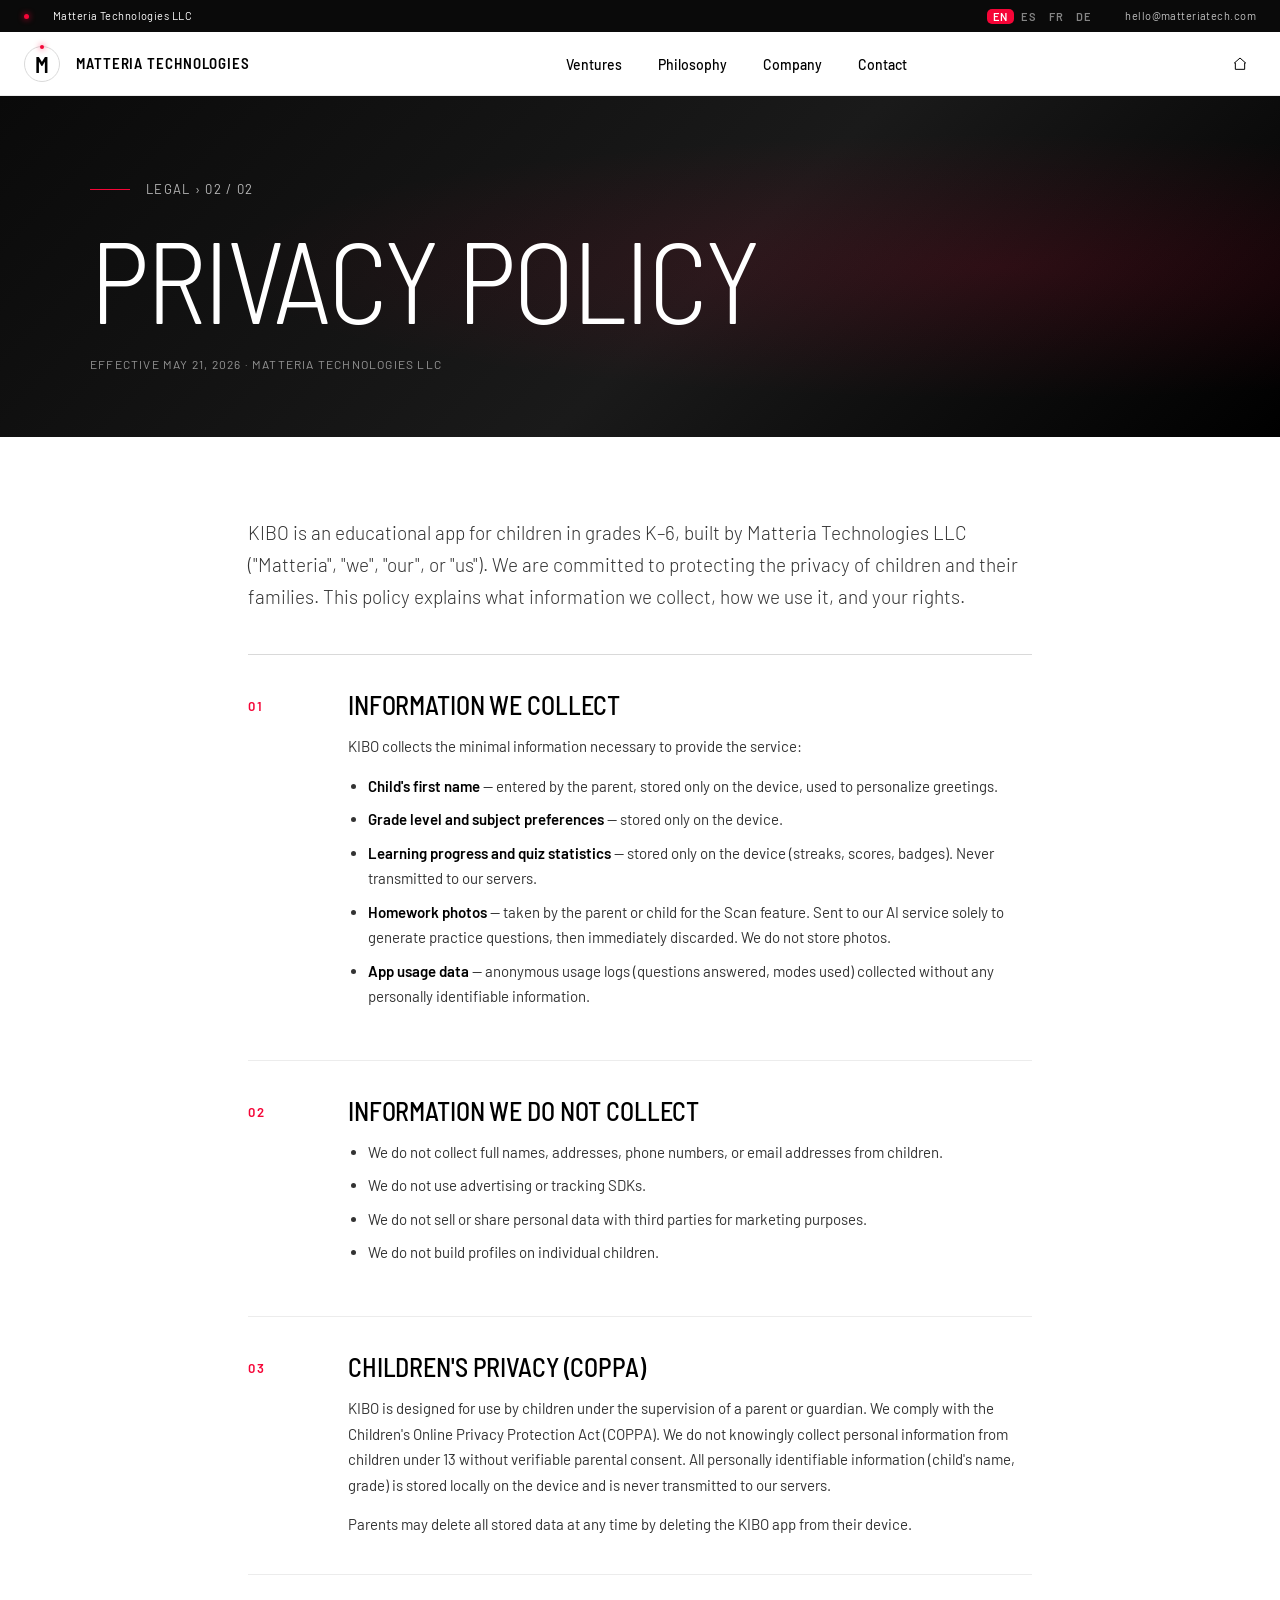
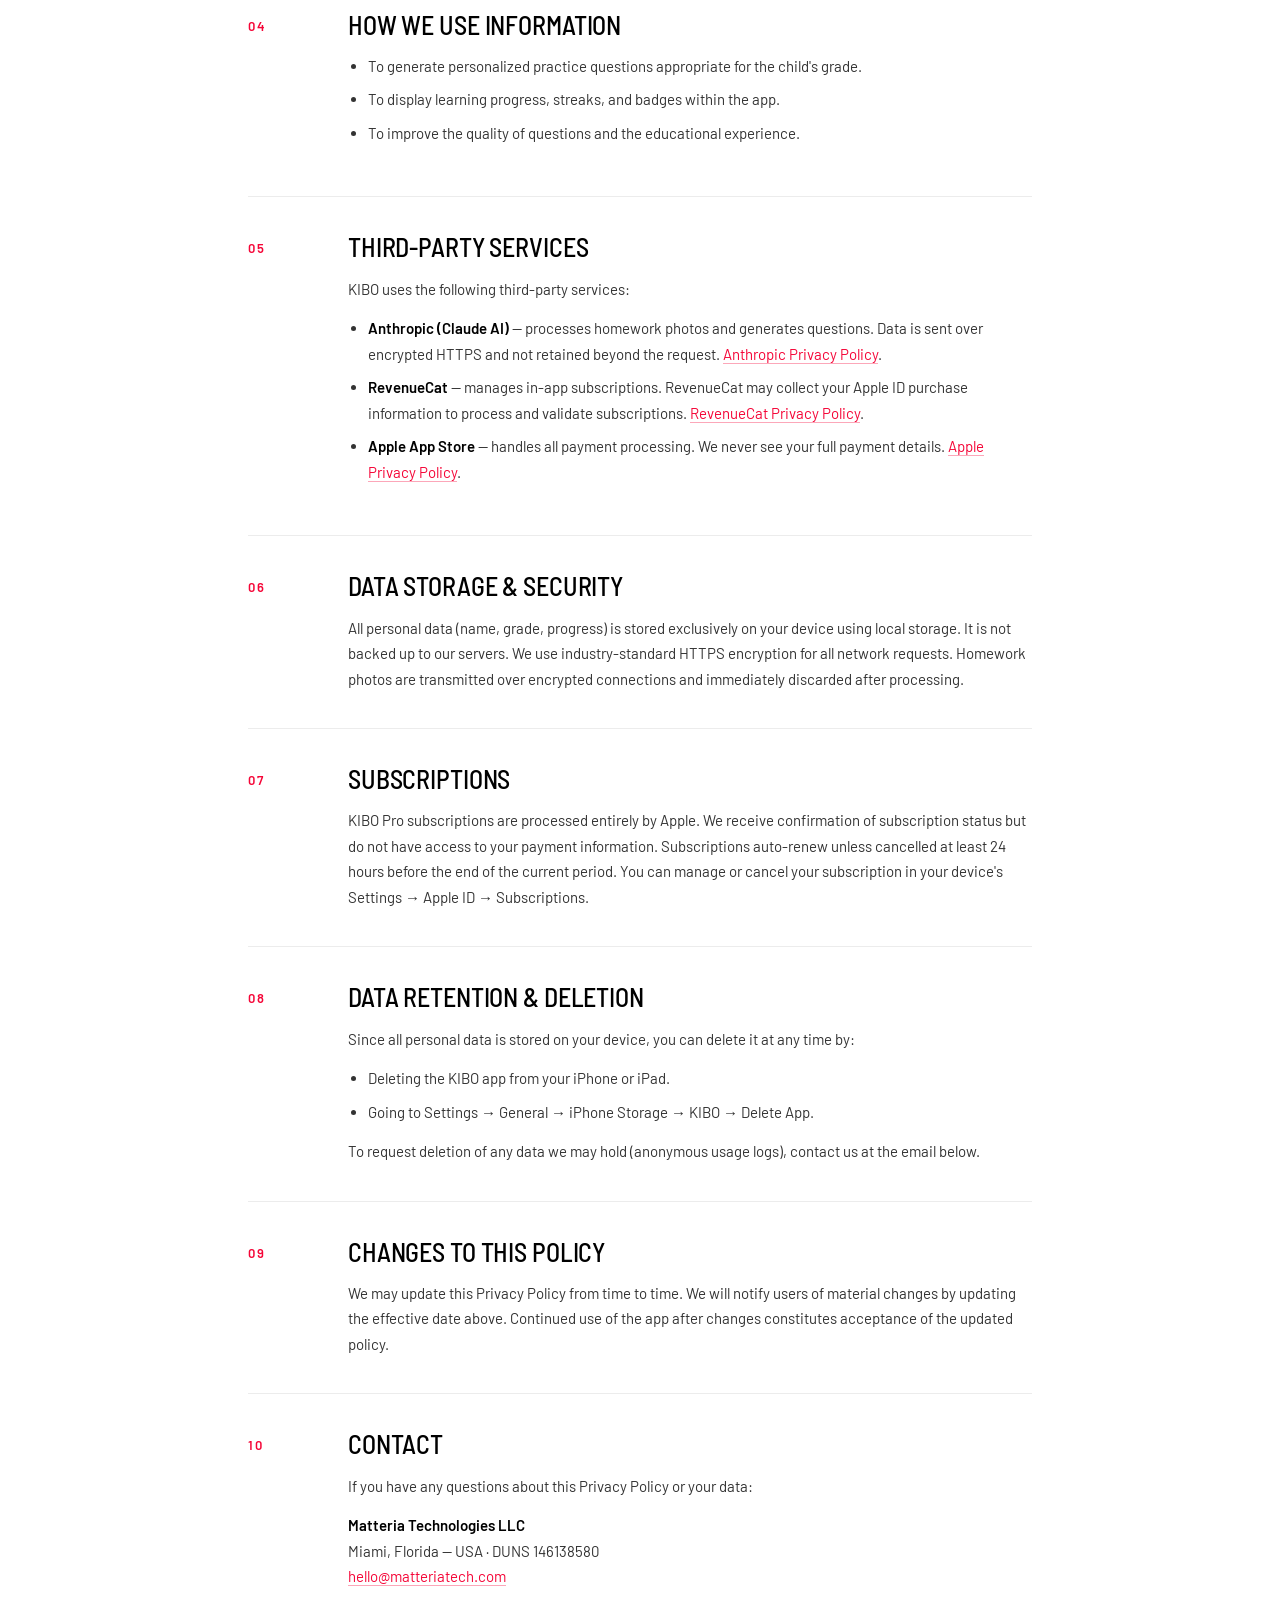
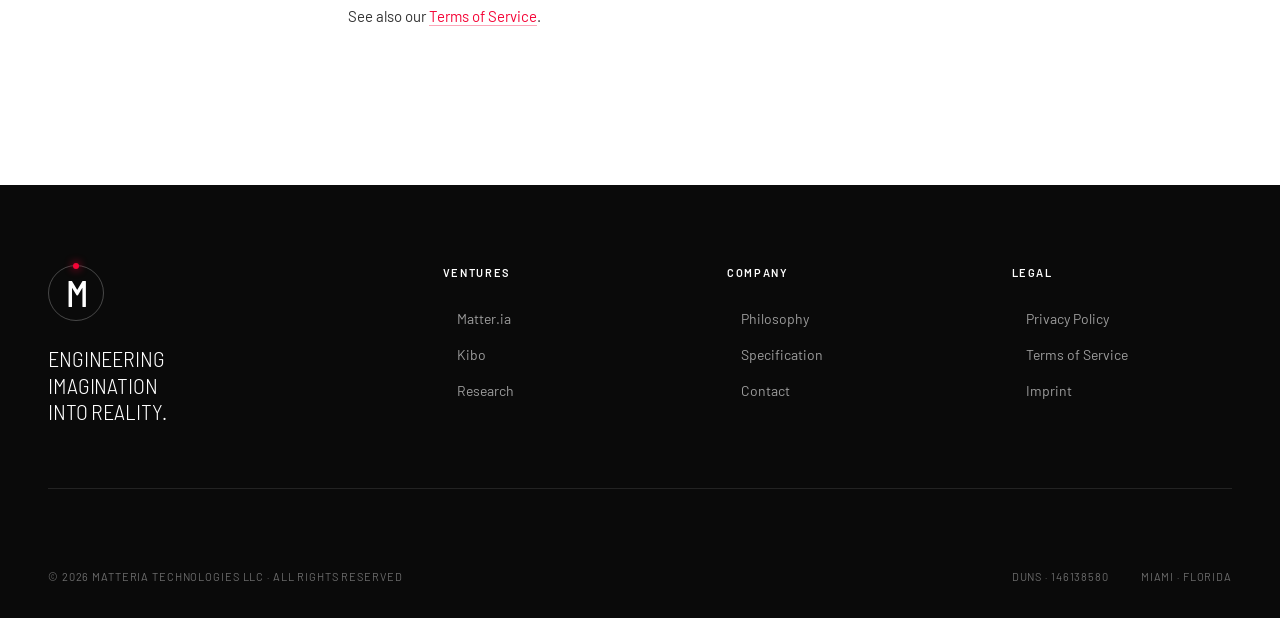
<file: privacy-policy/index.html>
<!DOCTYPE html>
<html lang="en">
<head>
<meta charset="UTF-8" />
<meta name="viewport" content="width=device-width, initial-scale=1.0" />
<title>Privacy Policy — Matteria Technologies</title>
<meta name="description" content="Privacy Policy for Matteria Technologies LLC and its products, including KIBO — an educational app for children in grades K–6." />
<link rel="canonical" href="https://matteriatech.com/privacy-policy" />
<link rel="preconnect" href="https://fonts.googleapis.com" />
<link rel="preconnect" href="https://fonts.gstatic.com" crossorigin />
<link href="https://fonts.googleapis.com/css2?family=Barlow+Semi+Condensed:wght@200;300;400;500;600;700&family=Barlow:wght@300;400;500;600&display=swap" rel="stylesheet" />
<link rel="stylesheet" href="../assets/styles.css" />
</head>
<body>

<div class="scroll-progress" id="scrollProgress"></div>

<div class="top-bar">
  <div class="top-bar-left">
    <span class="dot"></span>
    <span>Matteria Technologies LLC</span>
  </div>
  <div class="top-bar-right">
    <div class="lang-switch" role="group" aria-label="Language">
      <button type="button" data-lang="en">EN</button>
      <button type="button" data-lang="es">ES</button>
      <button type="button" data-lang="fr">FR</button>
      <button type="button" data-lang="de">DE</button>
    </div>
    <a href="mailto:hello@matteriatech.com" class="hide-mobile">hello@matteriatech.com</a>
  </div>
</div>

<nav class="main-nav">
  <div class="nav-inner">
    <a href="/" class="logo">
      <div class="logo-mark">
        <span class="m-char">M</span>
        <span class="orbit-ring"></span>
      </div>
      <span class="logo-text">Matteria Technologies</span>
    </a>
    <ul class="nav-center">
      <li><a href="/#ventures" data-i18n="nav_ventures">Ventures</a></li>
      <li><a href="/#philosophy" data-i18n="nav_philosophy">Philosophy</a></li>
      <li><a href="/#company" data-i18n="nav_company">Company</a></li>
      <li><a href="/#contact" data-i18n="nav_contact">Contact</a></li>
    </ul>
    <div class="nav-right">
      <a href="/" class="nav-search" aria-label="Home">
        <svg width="16" height="16" viewBox="0 0 24 24" fill="none" stroke="currentColor" stroke-width="1.5"><path d="M3 11l9-8 9 8"/><path d="M5 10v10h14V10"/></svg>
      </a>
    </div>
  </div>
</nav>

<header class="legal-hero">
  <div class="bg"></div>
  <div class="inner">
    <div class="legal-eyebrow"><span class="bar"></span><span data-i18n="eyebrow">Legal › 02 / 02</span></div>
    <h1 class="legal-title" data-i18n="title">Privacy Policy</h1>
    <div class="legal-meta" data-i18n="meta">Effective May 21, 2026 · Matteria Technologies LLC</div>
  </div>
</header>

<article class="legal-body">
  <p class="legal-lead" data-i18n="lead">
    KIBO is an educational app for children in grades K–6, built by Matteria Technologies LLC
    ("Matteria", "we", "our", or "us"). We are committed to protecting the privacy of children and
    their families. This policy explains what information we collect, how we use it, and your rights.
  </p>

  <section class="legal-sec"><div class="n">01</div><div>
    <h2 data-i18n="s1_h">Information We Collect</h2>
    <p data-i18n="s1_p">KIBO collects the minimal information necessary to provide the service:</p>
    <ul data-i18n="s1_list">
      <li><strong>Child's first name</strong> — entered by the parent, stored only on the device, used to personalize greetings.</li>
      <li><strong>Grade level and subject preferences</strong> — stored only on the device.</li>
      <li><strong>Learning progress and quiz statistics</strong> — stored only on the device (streaks, scores, badges). Never transmitted to our servers.</li>
      <li><strong>Homework photos</strong> — taken by the parent or child for the Scan feature. Sent to our AI service solely to generate practice questions, then immediately discarded. We do not store photos.</li>
      <li><strong>App usage data</strong> — anonymous usage logs (questions answered, modes used) collected without any personally identifiable information.</li>
    </ul>
  </div></section>

  <section class="legal-sec"><div class="n">02</div><div>
    <h2 data-i18n="s2_h">Information We Do NOT Collect</h2>
    <ul data-i18n="s2_list">
      <li>We do not collect full names, addresses, phone numbers, or email addresses from children.</li>
      <li>We do not use advertising or tracking SDKs.</li>
      <li>We do not sell or share personal data with third parties for marketing purposes.</li>
      <li>We do not build profiles on individual children.</li>
    </ul>
  </div></section>

  <section class="legal-sec"><div class="n">03</div><div>
    <h2 data-i18n="s3_h">Children's Privacy (COPPA)</h2>
    <p data-i18n="s3_p1">KIBO is designed for use by children under the supervision of a parent or guardian. We comply with the Children's Online Privacy Protection Act (COPPA). We do not knowingly collect personal information from children under 13 without verifiable parental consent. All personally identifiable information (child's name, grade) is stored locally on the device and is never transmitted to our servers.</p>
    <p data-i18n="s3_p2">Parents may delete all stored data at any time by deleting the KIBO app from their device.</p>
  </div></section>

  <section class="legal-sec"><div class="n">04</div><div>
    <h2 data-i18n="s4_h">How We Use Information</h2>
    <ul data-i18n="s4_list">
      <li>To generate personalized practice questions appropriate for the child's grade.</li>
      <li>To display learning progress, streaks, and badges within the app.</li>
      <li>To improve the quality of questions and the educational experience.</li>
    </ul>
  </div></section>

  <section class="legal-sec"><div class="n">05</div><div>
    <h2 data-i18n="s5_h">Third-Party Services</h2>
    <p data-i18n="s5_p">KIBO uses the following third-party services:</p>
    <ul data-i18n="s5_list">
      <li><strong>Anthropic (Claude AI)</strong> — processes homework photos and generates questions. Data is sent over encrypted HTTPS and not retained beyond the request. <a href="https://www.anthropic.com/privacy">Anthropic Privacy Policy</a>.</li>
      <li><strong>RevenueCat</strong> — manages in-app subscriptions. RevenueCat may collect your Apple ID purchase information to process and validate subscriptions. <a href="https://www.revenuecat.com/privacy">RevenueCat Privacy Policy</a>.</li>
      <li><strong>Apple App Store</strong> — handles all payment processing. We never see your full payment details. <a href="https://www.apple.com/legal/privacy/">Apple Privacy Policy</a>.</li>
    </ul>
  </div></section>

  <section class="legal-sec"><div class="n">06</div><div>
    <h2 data-i18n="s6_h">Data Storage &amp; Security</h2>
    <p data-i18n="s6_p">All personal data (name, grade, progress) is stored exclusively on your device using local storage. It is not backed up to our servers. We use industry-standard HTTPS encryption for all network requests. Homework photos are transmitted over encrypted connections and immediately discarded after processing.</p>
  </div></section>

  <section class="legal-sec"><div class="n">07</div><div>
    <h2 data-i18n="s7_h">Subscriptions</h2>
    <p data-i18n="s7_p">KIBO Pro subscriptions are processed entirely by Apple. We receive confirmation of subscription status but do not have access to your payment information. Subscriptions auto-renew unless cancelled at least 24 hours before the end of the current period. You can manage or cancel your subscription in your device's Settings → Apple ID → Subscriptions.</p>
  </div></section>

  <section class="legal-sec"><div class="n">08</div><div>
    <h2 data-i18n="s8_h">Data Retention &amp; Deletion</h2>
    <p data-i18n="s8_p1">Since all personal data is stored on your device, you can delete it at any time by:</p>
    <ul data-i18n="s8_list">
      <li>Deleting the KIBO app from your iPhone or iPad.</li>
      <li>Going to Settings → General → iPhone Storage → KIBO → Delete App.</li>
    </ul>
    <p data-i18n="s8_p2">To request deletion of any data we may hold (anonymous usage logs), contact us at the email below.</p>
  </div></section>

  <section class="legal-sec"><div class="n">09</div><div>
    <h2 data-i18n="s9_h">Changes to This Policy</h2>
    <p data-i18n="s9_p">We may update this Privacy Policy from time to time. We will notify users of material changes by updating the effective date above. Continued use of the app after changes constitutes acceptance of the updated policy.</p>
  </div></section>

  <section class="legal-sec"><div class="n">10</div><div>
    <h2 data-i18n="s10_h">Contact</h2>
    <p data-i18n="s10_p1">If you have any questions about this Privacy Policy or your data:</p>
    <p data-i18n="s10_addr"><strong>Matteria Technologies LLC</strong><br/>Miami, Florida — USA · DUNS 146138580<br/><a href="mailto:hello@matteriatech.com">hello@matteriatech.com</a></p>
    <p data-i18n="s10_p2">See also our <a href="/terms-of-service">Terms of Service</a>.</p>
  </div></section>
</article>

<footer>
  <div class="footer-top">
    <div class="footer-brand-block">
      <div class="footer-rings">
        <span class="m-char">M</span>
        <span class="orbit-ring"></span>
      </div>
      <div class="footer-tagline">Engineering<br/>imagination<br/>into reality.</div>
    </div>
    <div class="footer-col">
      <h4 data-i18n="nav_ventures">Ventures</h4>
      <ul>
        <li><a href="/#ventures">Matter.ia</a></li>
        <li><a href="/kibo">Kibo</a></li>
        <li><a href="/#ventures">Research</a></li>
      </ul>
    </div>
    <div class="footer-col">
      <h4 data-i18n="nav_company">Company</h4>
      <ul>
        <li><a href="/#philosophy" data-i18n="nav_philosophy">Philosophy</a></li>
        <li><a href="/#company" data-i18n="foot_spec">Specification</a></li>
        <li><a href="/#contact" data-i18n="nav_contact">Contact</a></li>
      </ul>
    </div>
    <div class="footer-col">
      <h4 data-i18n="foot_legal">Legal</h4>
      <ul>
        <li><a href="/privacy-policy" aria-current="page" data-i18n="foot_privacy">Privacy Policy</a></li>
        <li><a href="/terms-of-service" data-i18n="foot_terms">Terms of Service</a></li>
        <li><a href="#" data-i18n="foot_imprint">Imprint</a></li>
      </ul>
    </div>
  </div>
  <div class="footer-bottom">
    <div data-i18n="foot_rights">© 2026 Matteria Technologies LLC · All rights reserved</div>
    <div class="legal">
      <span>DUNS · 146138580</span>
      <span>Miami · Florida</span>
    </div>
  </div>
</footer>

<script src="../assets/site.js"></script>
<script>
(function(){
  var I18N = {
    en:{ nav_ventures:"Ventures", nav_philosophy:"Philosophy", nav_company:"Company", nav_contact:"Contact",
      foot_spec:"Specification", foot_legal:"Legal", foot_privacy:"Privacy Policy", foot_terms:"Terms of Service", foot_imprint:"Imprint", foot_rights:"© 2026 Matteria Technologies LLC · All rights reserved",
      eyebrow:"Legal › 02 / 02", title:"Privacy Policy", meta:"Effective May 21, 2026 · Matteria Technologies LLC",
      lead:"KIBO is an educational app for children in grades K–6, built by Matteria Technologies LLC (\"Matteria\", \"we\", \"our\", or \"us\"). We are committed to protecting the privacy of children and their families. This policy explains what information we collect, how we use it, and your rights.",
      s1_h:"Information We Collect", s1_p:"KIBO collects the minimal information necessary to provide the service:",
      s1_list:"<li><strong>Child's first name</strong> — entered by the parent, stored only on the device, used to personalize greetings.</li><li><strong>Grade level and subject preferences</strong> — stored only on the device.</li><li><strong>Learning progress and quiz statistics</strong> — stored only on the device (streaks, scores, badges). Never transmitted to our servers.</li><li><strong>Homework photos</strong> — taken by the parent or child for the Scan feature. Sent to our AI service solely to generate practice questions, then immediately discarded. We do not store photos.</li><li><strong>App usage data</strong> — anonymous usage logs (questions answered, modes used) collected without any personally identifiable information.</li>",
      s2_h:"Information We Do NOT Collect", s2_list:"<li>We do not collect full names, addresses, phone numbers, or email addresses from children.</li><li>We do not use advertising or tracking SDKs.</li><li>We do not sell or share personal data with third parties for marketing purposes.</li><li>We do not build profiles on individual children.</li>",
      s3_h:"Children's Privacy (COPPA)", s3_p1:"KIBO is designed for use by children under the supervision of a parent or guardian. We comply with the Children's Online Privacy Protection Act (COPPA). We do not knowingly collect personal information from children under 13 without verifiable parental consent. All personally identifiable information (child's name, grade) is stored locally on the device and is never transmitted to our servers.", s3_p2:"Parents may delete all stored data at any time by deleting the KIBO app from their device.",
      s4_h:"How We Use Information", s4_list:"<li>To generate personalized practice questions appropriate for the child's grade.</li><li>To display learning progress, streaks, and badges within the app.</li><li>To improve the quality of questions and the educational experience.</li>",
      s5_h:"Third-Party Services", s5_p:"KIBO uses the following third-party services:", s5_list:"<li><strong>Anthropic (Claude AI)</strong> — processes homework photos and generates questions. Data is sent over encrypted HTTPS and not retained beyond the request. <a href=\"https://www.anthropic.com/privacy\">Anthropic Privacy Policy</a>.</li><li><strong>RevenueCat</strong> — manages in-app subscriptions. RevenueCat may collect your Apple ID purchase information to process and validate subscriptions. <a href=\"https://www.revenuecat.com/privacy\">RevenueCat Privacy Policy</a>.</li><li><strong>Apple App Store</strong> — handles all payment processing. We never see your full payment details. <a href=\"https://www.apple.com/legal/privacy/\">Apple Privacy Policy</a>.</li>",
      s6_h:"Data Storage &amp; Security", s6_p:"All personal data (name, grade, progress) is stored exclusively on your device using local storage. It is not backed up to our servers. We use industry-standard HTTPS encryption for all network requests. Homework photos are transmitted over encrypted connections and immediately discarded after processing.",
      s7_h:"Subscriptions", s7_p:"KIBO Pro subscriptions are processed entirely by Apple. We receive confirmation of subscription status but do not have access to your payment information. Subscriptions auto-renew unless cancelled at least 24 hours before the end of the current period. You can manage or cancel your subscription in your device's Settings → Apple ID → Subscriptions.",
      s8_h:"Data Retention &amp; Deletion", s8_p1:"Since all personal data is stored on your device, you can delete it at any time by:", s8_list:"<li>Deleting the KIBO app from your iPhone or iPad.</li><li>Going to Settings → General → iPhone Storage → KIBO → Delete App.</li>", s8_p2:"To request deletion of any data we may hold (anonymous usage logs), contact us at the email below.",
      s9_h:"Changes to This Policy", s9_p:"We may update this Privacy Policy from time to time. We will notify users of material changes by updating the effective date above. Continued use of the app after changes constitutes acceptance of the updated policy.",
      s10_h:"Contact", s10_p1:"If you have any questions about this Privacy Policy or your data:",
      s10_addr:"<strong>Matteria Technologies LLC</strong><br/>Miami, Florida — USA · DUNS 146138580<br/><a href=\"mailto:hello@matteriatech.com\">hello@matteriatech.com</a>",
      s10_p2:"See also our <a href=\"/terms-of-service\">Terms of Service</a>.",
      _title:"Privacy Policy — Matteria Technologies" },
    es:{ nav_ventures:"Proyectos", nav_philosophy:"Filosofía", nav_company:"Empresa", nav_contact:"Contacto",
      foot_spec:"Especificación", foot_legal:"Legal", foot_privacy:"Política de privacidad", foot_terms:"Términos del servicio", foot_imprint:"Aviso legal", foot_rights:"© 2026 Matteria Technologies LLC · Todos los derechos reservados",
      eyebrow:"Legal › 02 / 02", title:"Política de privacidad", meta:"En vigor el 21 de mayo de 2026 · Matteria Technologies LLC",
      lead:"KIBO es una app educativa para niños de K–6, creada por Matteria Technologies LLC (\"Matteria\", \"nosotros\"). Nos comprometemos a proteger la privacidad de los niños y sus familias. Esta política explica qué información recopilamos, cómo la usamos y cuáles son tus derechos.",
      s1_h:"Información que recopilamos", s1_p:"KIBO recopila la información mínima necesaria para prestar el servicio:",
      s1_list:"<li><strong>Nombre de pila del niño</strong> — introducido por el padre/madre, almacenado solo en el dispositivo, usado para personalizar los saludos.</li><li><strong>Grado y preferencias de materias</strong> — almacenados solo en el dispositivo.</li><li><strong>Progreso de aprendizaje y estadísticas</strong> — almacenados solo en el dispositivo (rachas, puntuaciones, medallas). Nunca se transmiten a nuestros servidores.</li><li><strong>Fotos de tareas</strong> — tomadas por el padre/madre o el niño para la función de escaneo. Se envían a nuestro servicio de IA únicamente para generar preguntas de práctica y luego se descartan de inmediato. No almacenamos fotos.</li><li><strong>Datos de uso de la app</strong> — registros de uso anónimos (preguntas respondidas, modos usados) sin información que permita identificar a una persona.</li>",
      s2_h:"Información que NO recopilamos", s2_list:"<li>No recopilamos nombres completos, direcciones, teléfonos ni correos de los niños.</li><li>No usamos SDK de publicidad ni de seguimiento.</li><li>No vendemos ni compartimos datos personales con terceros con fines de marketing.</li><li>No creamos perfiles de niños individuales.</li>",
      s3_h:"Privacidad infantil (COPPA)", s3_p1:"KIBO está diseñada para que la usen niños bajo la supervisión de un padre, madre o tutor. Cumplimos con la Ley de Protección de la Privacidad Infantil en Línea (COPPA). No recopilamos a sabiendas información personal de menores de 13 años sin el consentimiento verificable de los padres. Toda la información identificable (nombre del niño, grado) se almacena localmente en el dispositivo y nunca se transmite a nuestros servidores.", s3_p2:"Los padres pueden eliminar todos los datos almacenados en cualquier momento borrando la app KIBO de su dispositivo.",
      s4_h:"Cómo usamos la información", s4_list:"<li>Para generar preguntas de práctica personalizadas y apropiadas para el grado del niño.</li><li>Para mostrar el progreso, las rachas y las medallas dentro de la app.</li><li>Para mejorar la calidad de las preguntas y la experiencia educativa.</li>",
      s5_h:"Servicios de terceros", s5_p:"KIBO utiliza los siguientes servicios de terceros:", s5_list:"<li><strong>Anthropic (Claude AI)</strong> — procesa las fotos de tareas y genera preguntas. Los datos se envían por HTTPS cifrado y no se conservan más allá de la solicitud. <a href=\"https://www.anthropic.com/privacy\">Política de privacidad de Anthropic</a>.</li><li><strong>RevenueCat</strong> — gestiona las suscripciones in-app. RevenueCat puede recopilar la información de compra de tu Apple ID para procesar y validar las suscripciones. <a href=\"https://www.revenuecat.com/privacy\">Política de privacidad de RevenueCat</a>.</li><li><strong>App Store de Apple</strong> — gestiona todos los pagos. Nunca vemos tus datos de pago completos. <a href=\"https://www.apple.com/legal/privacy/\">Política de privacidad de Apple</a>.</li>",
      s6_h:"Almacenamiento y seguridad de los datos", s6_p:"Todos los datos personales (nombre, grado, progreso) se almacenan exclusivamente en tu dispositivo mediante almacenamiento local. No se respaldan en nuestros servidores. Usamos cifrado HTTPS estándar del sector para todas las solicitudes de red. Las fotos de tareas se transmiten por conexiones cifradas y se descartan de inmediato tras procesarlas.",
      s7_h:"Suscripciones", s7_p:"Las suscripciones a KIBO Pro las gestiona íntegramente Apple. Recibimos la confirmación del estado de la suscripción, pero no tenemos acceso a tu información de pago. Las suscripciones se renuevan automáticamente salvo que se cancelen al menos 24 horas antes del final del periodo en curso. Puedes gestionarla o cancelarla en Ajustes → Apple ID → Suscripciones de tu dispositivo.",
      s8_h:"Conservación y eliminación de datos", s8_p1:"Como todos los datos personales se almacenan en tu dispositivo, puedes eliminarlos en cualquier momento:", s8_list:"<li>Borrando la app KIBO de tu iPhone o iPad.</li><li>Yendo a Ajustes → General → Almacenamiento del iPhone → KIBO → Eliminar app.</li>", s8_p2:"Para solicitar la eliminación de cualquier dato que podamos conservar (registros de uso anónimos), escríbenos al correo de abajo.",
      s9_h:"Cambios en esta política", s9_p:"Podemos actualizar esta Política de privacidad de vez en cuando. Avisaremos de los cambios importantes actualizando la fecha de entrada en vigor anterior. El uso continuado de la app tras los cambios constituye la aceptación de la política actualizada.",
      s10_h:"Contacto", s10_p1:"Si tienes alguna pregunta sobre esta Política de privacidad o tus datos:",
      s10_addr:"<strong>Matteria Technologies LLC</strong><br/>Miami, Florida — EE. UU. · DUNS 146138580<br/><a href=\"mailto:hello@matteriatech.com\">hello@matteriatech.com</a>",
      s10_p2:"Consulta también nuestros <a href=\"/terms-of-service\">Términos del servicio</a>.",
      _title:"Política de privacidad — Matteria Technologies" },
    fr:{ nav_ventures:"Projets", nav_philosophy:"Philosophie", nav_company:"Entreprise", nav_contact:"Contact",
      foot_spec:"Spécification", foot_legal:"Légal", foot_privacy:"Confidentialité", foot_terms:"Conditions d'utilisation", foot_imprint:"Mentions légales", foot_rights:"© 2026 Matteria Technologies LLC · Tous droits réservés",
      eyebrow:"Légal › 02 / 02", title:"Politique de confidentialité", meta:"En vigueur le 21 mai 2026 · Matteria Technologies LLC",
      lead:"KIBO est une app éducative pour les enfants de la maternelle au CM2, créée par Matteria Technologies LLC (\"Matteria\", \"nous\"). Nous nous engageons à protéger la vie privée des enfants et de leurs familles. Cette politique explique quelles informations nous collectons, comment nous les utilisons et quels sont tes droits.",
      s1_h:"Informations que nous collectons", s1_p:"KIBO collecte le minimum d'informations nécessaire pour fournir le service :",
      s1_list:"<li><strong>Prénom de l'enfant</strong> — saisi par le parent, stocké uniquement sur l'appareil, utilisé pour personnaliser les messages.</li><li><strong>Niveau et préférences de matières</strong> — stockés uniquement sur l'appareil.</li><li><strong>Progrès et statistiques</strong> — stockés uniquement sur l'appareil (séries, scores, badges). Jamais transmis à nos serveurs.</li><li><strong>Photos de devoirs</strong> — prises par le parent ou l'enfant pour la fonction de scan. Envoyées à notre service d'IA uniquement pour générer des exercices, puis immédiatement supprimées. Nous ne stockons pas les photos.</li><li><strong>Données d'usage</strong> — journaux d'utilisation anonymes (questions répondues, modes utilisés) sans aucune information personnellement identifiable.</li>",
      s2_h:"Informations que nous NE collectons PAS", s2_list:"<li>Nous ne collectons ni noms complets, ni adresses, ni numéros de téléphone, ni e-mails des enfants.</li><li>Nous n'utilisons pas de SDK de publicité ou de suivi.</li><li>Nous ne vendons ni ne partageons de données personnelles avec des tiers à des fins marketing.</li><li>Nous ne créons pas de profils d'enfants individuels.</li>",
      s3_h:"Vie privée des enfants (COPPA)", s3_p1:"KIBO est conçue pour être utilisée par des enfants sous la supervision d'un parent ou tuteur. Nous respectons le Children's Online Privacy Protection Act (COPPA). Nous ne collectons pas sciemment d'informations personnelles d'enfants de moins de 13 ans sans consentement parental vérifiable. Toute information identifiable (prénom de l'enfant, niveau) est stockée localement sur l'appareil et n'est jamais transmise à nos serveurs.", s3_p2:"Les parents peuvent supprimer toutes les données stockées à tout moment en supprimant l'app KIBO de leur appareil.",
      s4_h:"Comment nous utilisons les informations", s4_list:"<li>Pour générer des exercices personnalisés adaptés au niveau de l'enfant.</li><li>Pour afficher les progrès, les séries et les badges dans l'app.</li><li>Pour améliorer la qualité des questions et l'expérience éducative.</li>",
      s5_h:"Services tiers", s5_p:"KIBO utilise les services tiers suivants :", s5_list:"<li><strong>Anthropic (Claude AI)</strong> — traite les photos de devoirs et génère des questions. Les données sont envoyées via HTTPS chiffré et ne sont pas conservées au-delà de la requête. <a href=\"https://www.anthropic.com/privacy\">Politique de confidentialité d'Anthropic</a>.</li><li><strong>RevenueCat</strong> — gère les abonnements intégrés. RevenueCat peut collecter les informations d'achat de ton identifiant Apple pour traiter et valider les abonnements. <a href=\"https://www.revenuecat.com/privacy\">Politique de confidentialité de RevenueCat</a>.</li><li><strong>App Store d'Apple</strong> — gère tous les paiements. Nous ne voyons jamais tes coordonnées de paiement complètes. <a href=\"https://www.apple.com/legal/privacy/\">Politique de confidentialité d'Apple</a>.</li>",
      s6_h:"Stockage et sécurité des données", s6_p:"Toutes les données personnelles (prénom, niveau, progrès) sont stockées exclusivement sur ton appareil via le stockage local. Elles ne sont pas sauvegardées sur nos serveurs. Nous utilisons le chiffrement HTTPS standard du secteur pour toutes les requêtes réseau. Les photos de devoirs sont transmises par des connexions chiffrées et immédiatement supprimées après traitement.",
      s7_h:"Abonnements", s7_p:"Les abonnements KIBO Pro sont entièrement gérés par Apple. Nous recevons la confirmation du statut d'abonnement mais n'avons pas accès à tes informations de paiement. Les abonnements se renouvellent automatiquement sauf annulation au moins 24 heures avant la fin de la période en cours. Tu peux les gérer ou les annuler dans Réglages → Identifiant Apple → Abonnements de ton appareil.",
      s8_h:"Conservation et suppression des données", s8_p1:"Comme toutes les données personnelles sont stockées sur ton appareil, tu peux les supprimer à tout moment :", s8_list:"<li>En supprimant l'app KIBO de ton iPhone ou iPad.</li><li>En allant dans Réglages → Général → Stockage iPhone → KIBO → Supprimer l'app.</li>", s8_p2:"Pour demander la suppression de données que nous pourrions détenir (journaux d'usage anonymes), écris-nous à l'adresse ci-dessous.",
      s9_h:"Modifications de cette politique", s9_p:"Nous pouvons mettre à jour cette Politique de confidentialité de temps à autre. Nous informerons les utilisateurs des changements importants en mettant à jour la date d'entrée en vigueur ci-dessus. L'utilisation continue de l'app après les changements vaut acceptation de la politique mise à jour.",
      s10_h:"Contact", s10_p1:"Pour toute question sur cette Politique de confidentialité ou tes données :",
      s10_addr:"<strong>Matteria Technologies LLC</strong><br/>Miami, Floride — États-Unis · DUNS 146138580<br/><a href=\"mailto:hello@matteriatech.com\">hello@matteriatech.com</a>",
      s10_p2:"Consulte aussi nos <a href=\"/terms-of-service\">Conditions d'utilisation</a>.",
      _title:"Politique de confidentialité — Matteria Technologies" },
    de:{ nav_ventures:"Projekte", nav_philosophy:"Philosophie", nav_company:"Unternehmen", nav_contact:"Kontakt",
      foot_spec:"Spezifikation", foot_legal:"Rechtliches", foot_privacy:"Datenschutz", foot_terms:"Nutzungsbedingungen", foot_imprint:"Impressum", foot_rights:"© 2026 Matteria Technologies LLC · Alle Rechte vorbehalten",
      eyebrow:"Rechtliches › 02 / 02", title:"Datenschutzerklärung", meta:"Gültig ab 21. Mai 2026 · Matteria Technologies LLC",
      lead:"KIBO ist eine Lern-App für Kinder der Klassen K–6, entwickelt von Matteria Technologies LLC (\"Matteria\", \"wir\"). Wir setzen uns für den Schutz der Privatsphäre von Kindern und ihren Familien ein. Diese Erklärung beschreibt, welche Daten wir erheben, wie wir sie nutzen und welche Rechte du hast.",
      s1_h:"Daten, die wir erheben", s1_p:"KIBO erhebt nur die zur Bereitstellung des Dienstes notwendigen Mindestdaten:",
      s1_list:"<li><strong>Vorname des Kindes</strong> — vom Elternteil eingegeben, nur auf dem Gerät gespeichert, zur Personalisierung der Begrüßung.</li><li><strong>Klassenstufe und Fächervorlieben</strong> — nur auf dem Gerät gespeichert.</li><li><strong>Lernfortschritt und Statistiken</strong> — nur auf dem Gerät gespeichert (Serien, Punkte, Abzeichen). Nie an unsere Server übertragen.</li><li><strong>Hausaufgaben-Fotos</strong> — vom Elternteil oder Kind für die Scan-Funktion aufgenommen. Werden ausschließlich zur Erstellung von Übungen an unseren KI-Dienst gesendet und danach sofort verworfen. Wir speichern keine Fotos.</li><li><strong>Nutzungsdaten</strong> — anonyme Nutzungsprotokolle (beantwortete Fragen, genutzte Modi) ohne personenbezogene Daten.</li>",
      s2_h:"Daten, die wir NICHT erheben", s2_list:"<li>Wir erheben keine vollständigen Namen, Adressen, Telefonnummern oder E-Mail-Adressen von Kindern.</li><li>Wir verwenden keine Werbe- oder Tracking-SDKs.</li><li>Wir verkaufen oder teilen keine personenbezogenen Daten zu Marketingzwecken mit Dritten.</li><li>Wir erstellen keine Profile einzelner Kinder.</li>",
      s3_h:"Datenschutz für Kinder (COPPA)", s3_p1:"KIBO ist für die Nutzung durch Kinder unter Aufsicht eines Elternteils oder Erziehungsberechtigten bestimmt. Wir halten den Children's Online Privacy Protection Act (COPPA) ein. Wir erheben wissentlich keine personenbezogenen Daten von Kindern unter 13 Jahren ohne nachprüfbare elterliche Einwilligung. Alle identifizierenden Daten (Name des Kindes, Klasse) werden lokal auf dem Gerät gespeichert und nie an unsere Server übertragen.", s3_p2:"Eltern können alle gespeicherten Daten jederzeit löschen, indem sie die KIBO-App von ihrem Gerät entfernen.",
      s4_h:"Wie wir Daten nutzen", s4_list:"<li>Um personalisierte Übungsfragen passend zur Klassenstufe des Kindes zu erstellen.</li><li>Um Fortschritt, Serien und Abzeichen in der App anzuzeigen.</li><li>Um die Qualität der Fragen und das Lernerlebnis zu verbessern.</li>",
      s5_h:"Drittanbieter-Dienste", s5_p:"KIBO nutzt die folgenden Drittanbieter-Dienste:", s5_list:"<li><strong>Anthropic (Claude AI)</strong> — verarbeitet Hausaufgaben-Fotos und erzeugt Fragen. Daten werden über verschlüsseltes HTTPS gesendet und nicht über die Anfrage hinaus gespeichert. <a href=\"https://www.anthropic.com/privacy\">Datenschutz von Anthropic</a>.</li><li><strong>RevenueCat</strong> — verwaltet In-App-Abonnements. RevenueCat kann deine Apple-ID-Kaufinformationen zur Verarbeitung und Validierung erfassen. <a href=\"https://www.revenuecat.com/privacy\">Datenschutz von RevenueCat</a>.</li><li><strong>Apple App Store</strong> — wickelt alle Zahlungen ab. Wir sehen deine vollständigen Zahlungsdaten nie. <a href=\"https://www.apple.com/legal/privacy/\">Datenschutz von Apple</a>.</li>",
      s6_h:"Datenspeicherung &amp; Sicherheit", s6_p:"Alle personenbezogenen Daten (Name, Klasse, Fortschritt) werden ausschließlich auf deinem Gerät im lokalen Speicher abgelegt. Sie werden nicht auf unseren Servern gesichert. Wir verwenden branchenübliche HTTPS-Verschlüsselung für alle Netzwerkanfragen. Hausaufgaben-Fotos werden über verschlüsselte Verbindungen übertragen und nach der Verarbeitung sofort verworfen.",
      s7_h:"Abonnements", s7_p:"KIBO-Pro-Abonnements werden vollständig von Apple abgewickelt. Wir erhalten die Bestätigung des Abo-Status, haben aber keinen Zugriff auf deine Zahlungsdaten. Abos verlängern sich automatisch, sofern nicht mindestens 24 Stunden vor Ende des laufenden Zeitraums gekündigt wird. Du kannst dein Abo unter Einstellungen → Apple-ID → Abonnements verwalten oder kündigen.",
      s8_h:"Aufbewahrung &amp; Löschung", s8_p1:"Da alle personenbezogenen Daten auf deinem Gerät gespeichert sind, kannst du sie jederzeit löschen:", s8_list:"<li>Indem du die KIBO-App von deinem iPhone oder iPad löschst.</li><li>Über Einstellungen → Allgemein → iPhone-Speicher → KIBO → App löschen.</li>", s8_p2:"Um die Löschung etwaiger von uns gehaltener Daten (anonyme Nutzungsprotokolle) anzufordern, schreib uns an die unten stehende E-Mail.",
      s9_h:"Änderungen dieser Erklärung", s9_p:"Wir können diese Datenschutzerklärung von Zeit zu Zeit aktualisieren. Wir informieren über wesentliche Änderungen, indem wir das oben genannte Datum aktualisieren. Die fortgesetzte Nutzung der App nach Änderungen gilt als Annahme der aktualisierten Erklärung.",
      s10_h:"Kontakt", s10_p1:"Bei Fragen zu dieser Datenschutzerklärung oder deinen Daten:",
      s10_addr:"<strong>Matteria Technologies LLC</strong><br/>Miami, Florida — USA · DUNS 146138580<br/><a href=\"mailto:hello@matteriatech.com\">hello@matteriatech.com</a>",
      s10_p2:"Siehe auch unsere <a href=\"/terms-of-service\">Nutzungsbedingungen</a>.",
      _title:"Datenschutzerklärung — Matteria Technologies" }
  };
  var SUPPORTED=["en","es","fr","de"];
  function apply(lang){
    if(SUPPORTED.indexOf(lang)<0) lang="en";
    var d=I18N[lang]; document.documentElement.lang=lang;
    if(d._title) document.title=d._title;
    document.querySelectorAll("[data-i18n]").forEach(function(el){var k=el.getAttribute("data-i18n"); if(d[k]!=null) el.innerHTML=d[k];});
    document.querySelectorAll(".lang-switch button").forEach(function(b){b.classList.toggle("on", b.getAttribute("data-lang")===lang);});
    try{localStorage.setItem("mt_lang",lang);}catch(e){}
  }
  function init(){
    var s=null; try{s=localStorage.getItem("mt_lang");}catch(e){}
    var lang=s||(navigator.language||"en").slice(0,2).toLowerCase();
    if(SUPPORTED.indexOf(lang)<0) lang="en";
    apply(lang);
    document.querySelectorAll(".lang-switch button").forEach(function(b){b.addEventListener("click",function(){apply(b.getAttribute("data-lang"));});});
  }
  if(document.readyState!=="loading") init(); else document.addEventListener("DOMContentLoaded",init);
})();
</script>
</body>
</html>
</file>
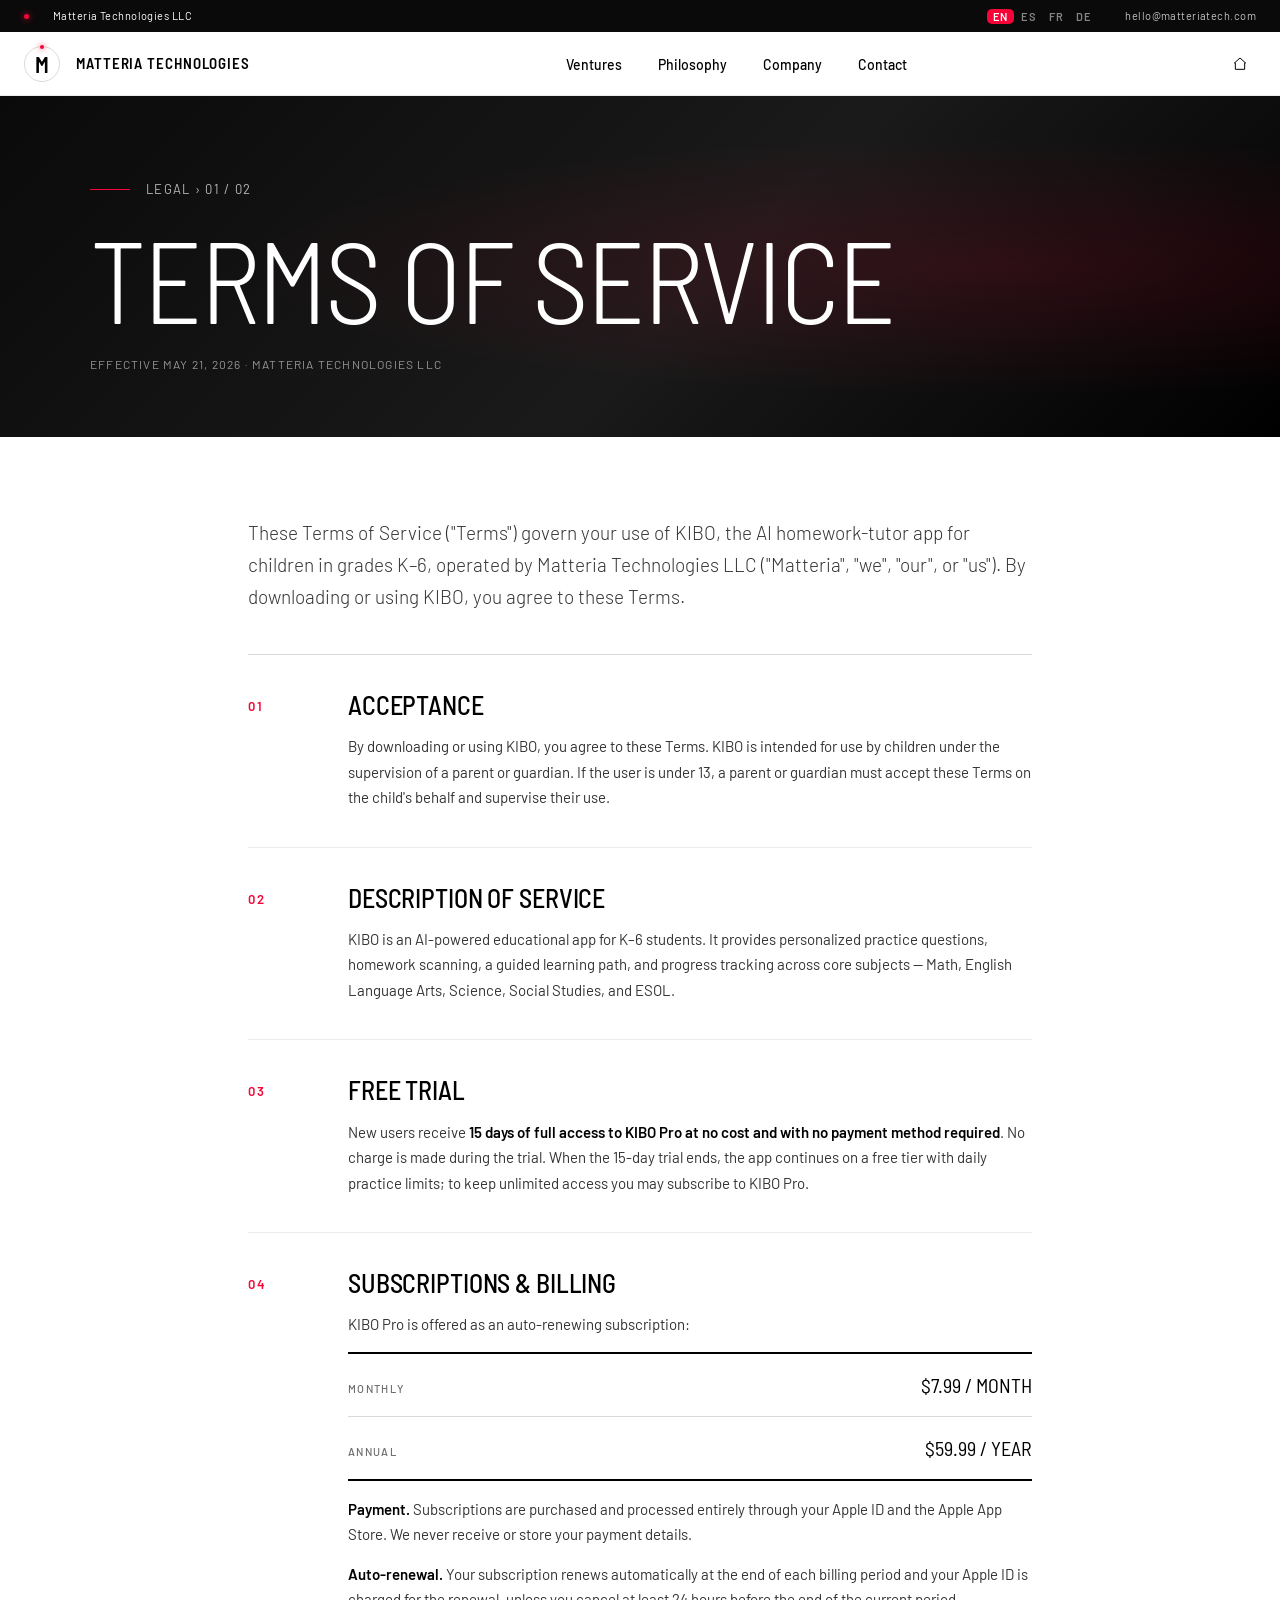
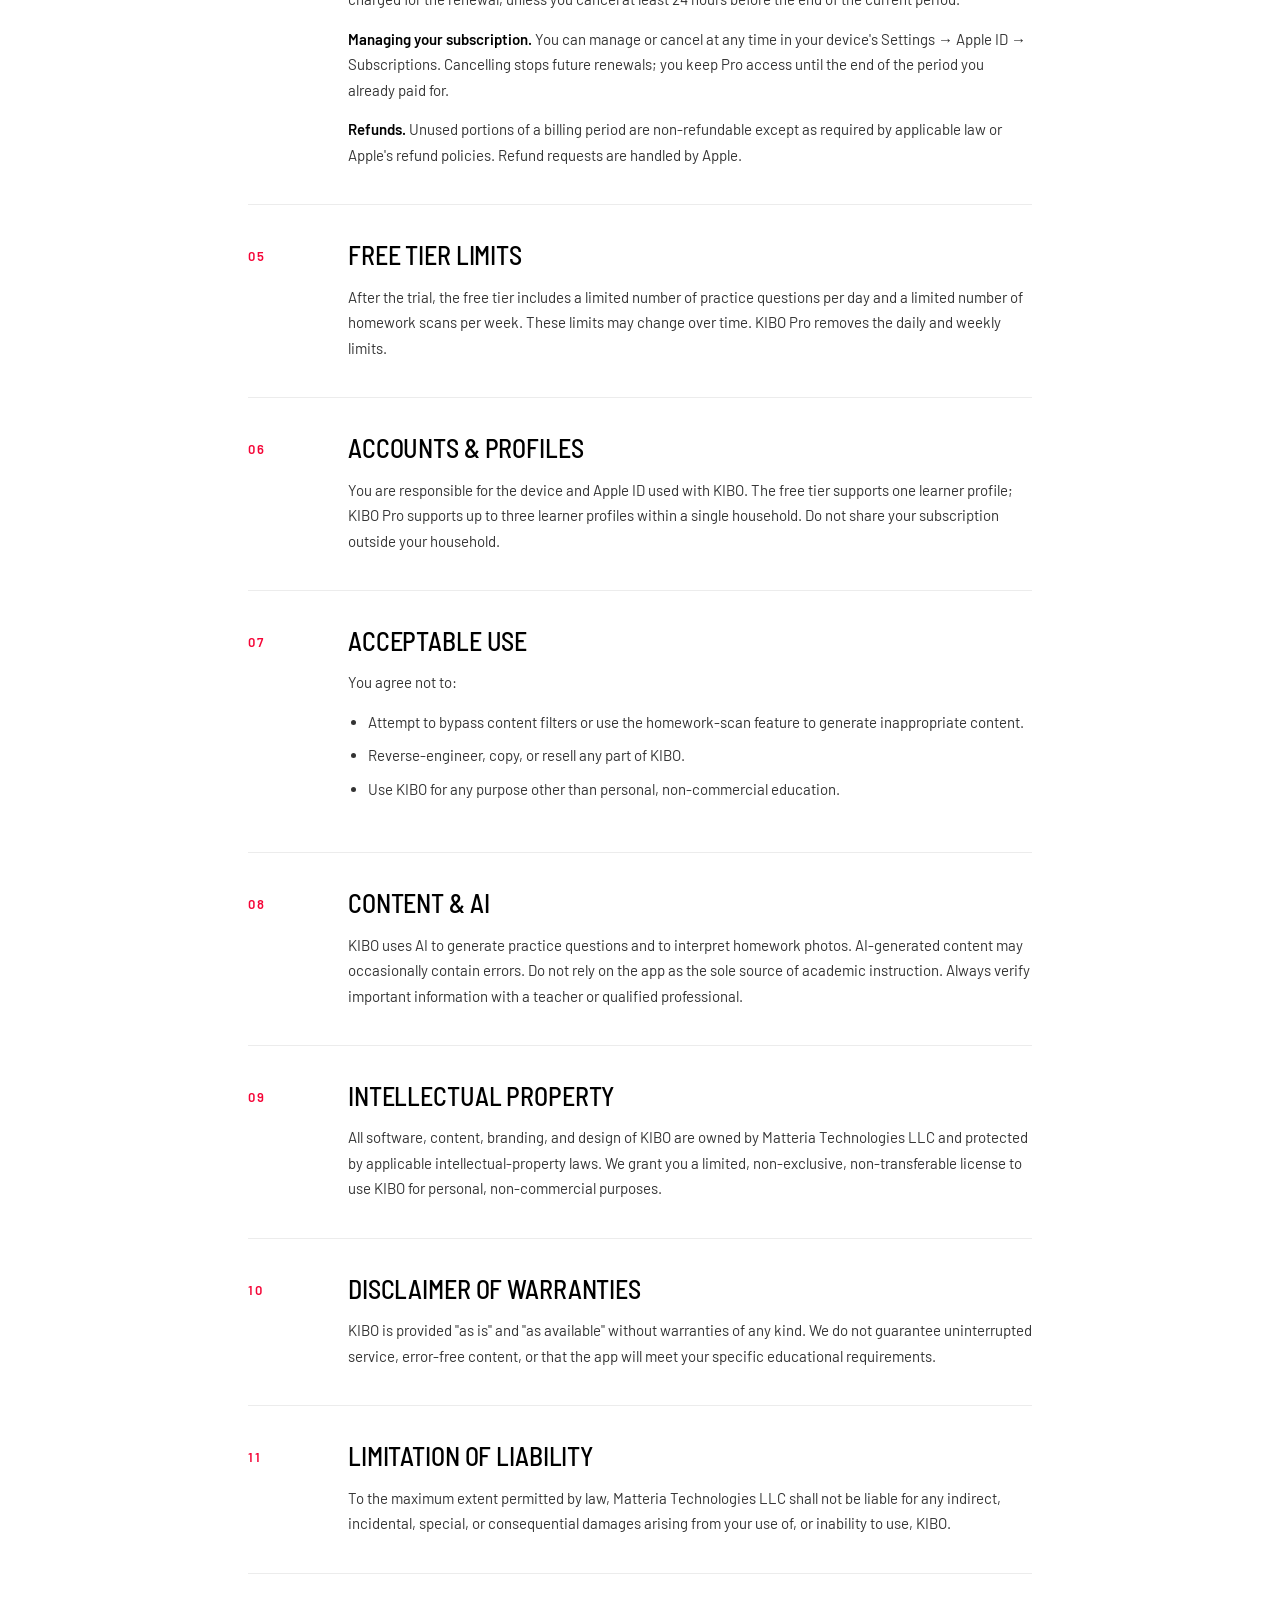
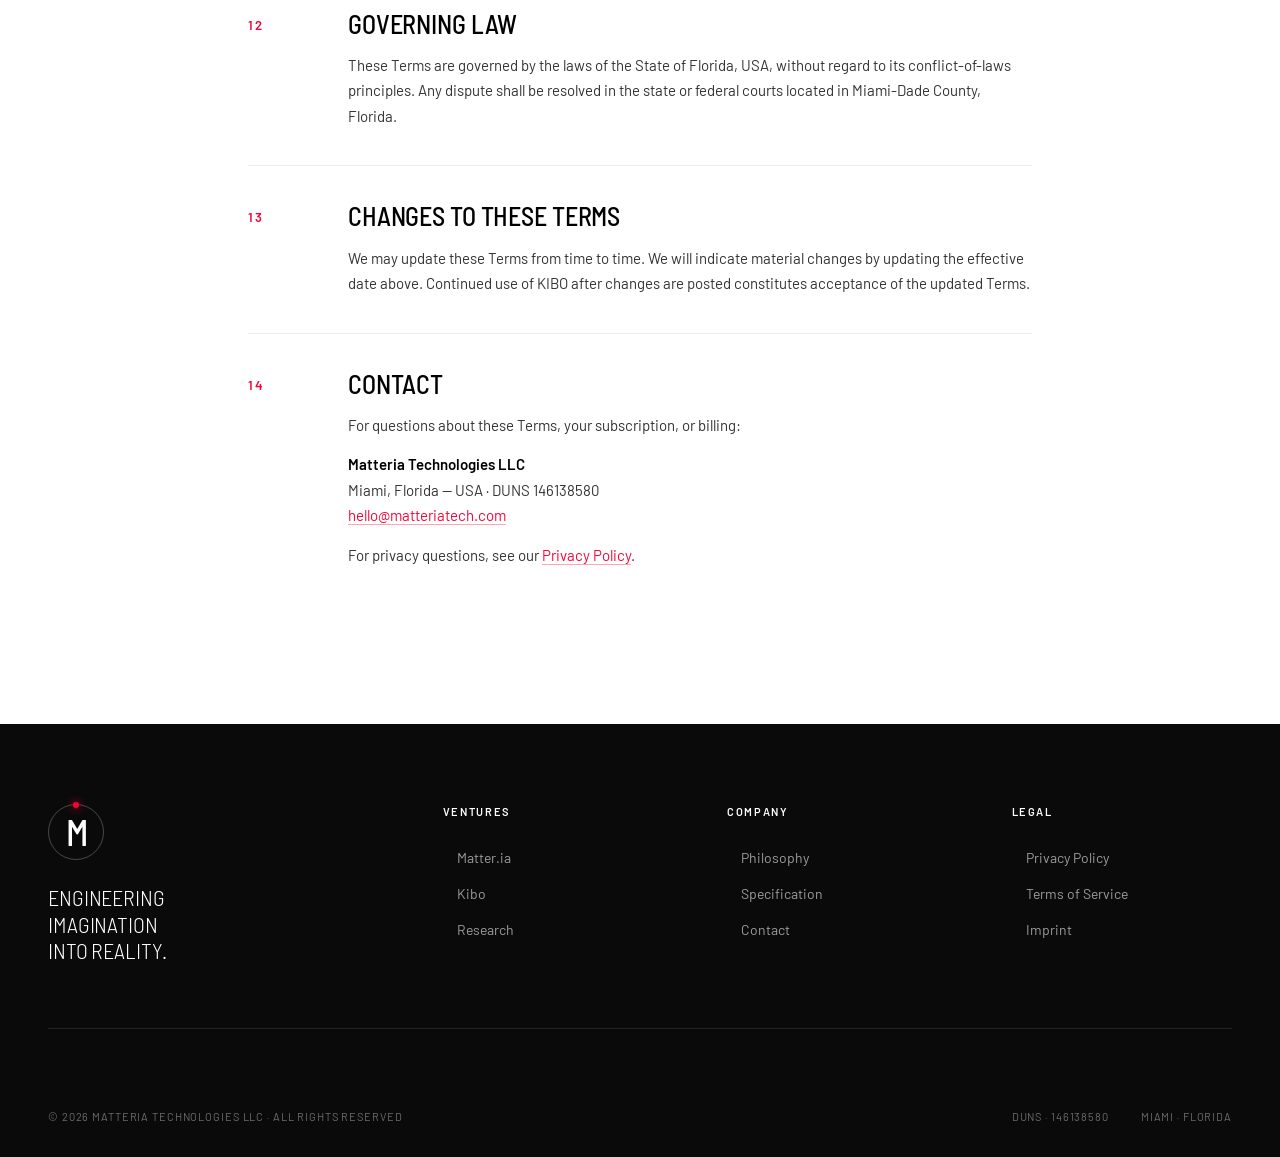
<file: terms-of-service/index.html>
<!DOCTYPE html>
<html lang="en">
<head>
<meta charset="UTF-8" />
<meta name="viewport" content="width=device-width, initial-scale=1.0" />
<title>Terms of Service — Matteria Technologies</title>
<meta name="description" content="Terms of Service for Matteria Technologies LLC and its products, including KIBO." />
<link rel="canonical" href="https://matteriatech.com/terms-of-service" />
<link rel="preconnect" href="https://fonts.googleapis.com" />
<link rel="preconnect" href="https://fonts.gstatic.com" crossorigin />
<link href="https://fonts.googleapis.com/css2?family=Barlow+Semi+Condensed:wght@200;300;400;500;600;700&family=Barlow:wght@300;400;500;600&display=swap" rel="stylesheet" />
<link rel="stylesheet" href="../assets/styles.css" />
</head>
<body>

<div class="scroll-progress" id="scrollProgress"></div>

<div class="top-bar">
  <div class="top-bar-left">
    <span class="dot"></span>
    <span>Matteria Technologies LLC</span>
  </div>
  <div class="top-bar-right">
    <div class="lang-switch" role="group" aria-label="Language">
      <button type="button" data-lang="en">EN</button>
      <button type="button" data-lang="es">ES</button>
      <button type="button" data-lang="fr">FR</button>
      <button type="button" data-lang="de">DE</button>
    </div>
    <a href="mailto:hello@matteriatech.com" class="hide-mobile">hello@matteriatech.com</a>
  </div>
</div>

<nav class="main-nav">
  <div class="nav-inner">
    <a href="/" class="logo">
      <div class="logo-mark">
        <span class="m-char">M</span>
        <span class="orbit-ring"></span>
      </div>
      <span class="logo-text">Matteria Technologies</span>
    </a>
    <ul class="nav-center">
      <li><a href="/#ventures" data-i18n="nav_ventures">Ventures</a></li>
      <li><a href="/#philosophy" data-i18n="nav_philosophy">Philosophy</a></li>
      <li><a href="/#company" data-i18n="nav_company">Company</a></li>
      <li><a href="/#contact" data-i18n="nav_contact">Contact</a></li>
    </ul>
    <div class="nav-right">
      <a href="/" class="nav-search" aria-label="Home">
        <svg width="16" height="16" viewBox="0 0 24 24" fill="none" stroke="currentColor" stroke-width="1.5"><path d="M3 11l9-8 9 8"/><path d="M5 10v10h14V10"/></svg>
      </a>
    </div>
  </div>
</nav>

<header class="legal-hero">
  <div class="bg"></div>
  <div class="inner">
    <div class="legal-eyebrow"><span class="bar"></span><span data-i18n="eyebrow">Legal › 01 / 02</span></div>
    <h1 class="legal-title" data-i18n="title">Terms of Service</h1>
    <div class="legal-meta" data-i18n="meta">Effective May 21, 2026 · Matteria Technologies LLC</div>
  </div>
</header>

<article class="legal-body">
  <p class="legal-lead" data-i18n="lead">
    These Terms of Service ("Terms") govern your use of KIBO, the AI homework-tutor app for children
    in grades K–6, operated by Matteria Technologies LLC ("Matteria", "we", "our", or "us"). By
    downloading or using KIBO, you agree to these Terms.
  </p>

  <section class="legal-sec"><div class="n">01</div><div>
    <h2 data-i18n="s1_h">Acceptance</h2>
    <p data-i18n="s1_p">By downloading or using KIBO, you agree to these Terms. KIBO is intended for use by children under the supervision of a parent or guardian. If the user is under 13, a parent or guardian must accept these Terms on the child's behalf and supervise their use.</p>
  </div></section>

  <section class="legal-sec"><div class="n">02</div><div>
    <h2 data-i18n="s2_h">Description of Service</h2>
    <p data-i18n="s2_p">KIBO is an AI-powered educational app for K–6 students. It provides personalized practice questions, homework scanning, a guided learning path, and progress tracking across core subjects — Math, English Language Arts, Science, Social Studies, and ESOL.</p>
  </div></section>

  <section class="legal-sec"><div class="n">03</div><div>
    <h2 data-i18n="s3_h">Free Trial</h2>
    <p data-i18n="s3_p">New users receive <strong>15 days of full access to KIBO Pro at no cost and with no payment method required</strong>. No charge is made during the trial. When the 15-day trial ends, the app continues on a free tier with daily practice limits; to keep unlimited access you may subscribe to KIBO Pro.</p>
  </div></section>

  <section class="legal-sec"><div class="n">04</div><div>
    <h2 data-i18n="s4_h">Subscriptions &amp; Billing</h2>
    <p data-i18n="s4_p0">KIBO Pro is offered as an auto-renewing subscription:</p>
    <div class="price-sheet">
      <div class="price-row"><span class="k" data-i18n="price_monthly">Monthly</span><span class="v">$7.99 / month</span></div>
      <div class="price-row"><span class="k" data-i18n="price_annual">Annual</span><span class="v">$59.99 / year</span></div>
    </div>
    <p data-i18n="s4_p1"><strong>Payment.</strong> Subscriptions are purchased and processed entirely through your Apple ID and the Apple App Store. We never receive or store your payment details.</p>
    <p data-i18n="s4_p2"><strong>Auto-renewal.</strong> Your subscription renews automatically at the end of each billing period and your Apple ID is charged for the renewal, unless you cancel at least 24 hours before the end of the current period.</p>
    <p data-i18n="s4_p3"><strong>Managing your subscription.</strong> You can manage or cancel at any time in your device's Settings → Apple ID → Subscriptions. Cancelling stops future renewals; you keep Pro access until the end of the period you already paid for.</p>
    <p data-i18n="s4_p4"><strong>Refunds.</strong> Unused portions of a billing period are non-refundable except as required by applicable law or Apple's refund policies. Refund requests are handled by Apple.</p>
  </div></section>

  <section class="legal-sec"><div class="n">05</div><div>
    <h2 data-i18n="s5_h">Free Tier Limits</h2>
    <p data-i18n="s5_p">After the trial, the free tier includes a limited number of practice questions per day and a limited number of homework scans per week. These limits may change over time. KIBO Pro removes the daily and weekly limits.</p>
  </div></section>

  <section class="legal-sec"><div class="n">06</div><div>
    <h2 data-i18n="s6_h">Accounts &amp; Profiles</h2>
    <p data-i18n="s6_p">You are responsible for the device and Apple ID used with KIBO. The free tier supports one learner profile; KIBO Pro supports up to three learner profiles within a single household. Do not share your subscription outside your household.</p>
  </div></section>

  <section class="legal-sec"><div class="n">07</div><div>
    <h2 data-i18n="s7_h">Acceptable Use</h2>
    <p data-i18n="s7_p">You agree not to:</p>
    <ul data-i18n="s7_list">
      <li>Attempt to bypass content filters or use the homework-scan feature to generate inappropriate content.</li>
      <li>Reverse-engineer, copy, or resell any part of KIBO.</li>
      <li>Use KIBO for any purpose other than personal, non-commercial education.</li>
    </ul>
  </div></section>

  <section class="legal-sec"><div class="n">08</div><div>
    <h2 data-i18n="s8_h">Content &amp; AI</h2>
    <p data-i18n="s8_p">KIBO uses AI to generate practice questions and to interpret homework photos. AI-generated content may occasionally contain errors. Do not rely on the app as the sole source of academic instruction. Always verify important information with a teacher or qualified professional.</p>
  </div></section>

  <section class="legal-sec"><div class="n">09</div><div>
    <h2 data-i18n="s9_h">Intellectual Property</h2>
    <p data-i18n="s9_p">All software, content, branding, and design of KIBO are owned by Matteria Technologies LLC and protected by applicable intellectual-property laws. We grant you a limited, non-exclusive, non-transferable license to use KIBO for personal, non-commercial purposes.</p>
  </div></section>

  <section class="legal-sec"><div class="n">10</div><div>
    <h2 data-i18n="s10_h">Disclaimer of Warranties</h2>
    <p data-i18n="s10_p">KIBO is provided "as is" and "as available" without warranties of any kind. We do not guarantee uninterrupted service, error-free content, or that the app will meet your specific educational requirements.</p>
  </div></section>

  <section class="legal-sec"><div class="n">11</div><div>
    <h2 data-i18n="s11_h">Limitation of Liability</h2>
    <p data-i18n="s11_p">To the maximum extent permitted by law, Matteria Technologies LLC shall not be liable for any indirect, incidental, special, or consequential damages arising from your use of, or inability to use, KIBO.</p>
  </div></section>

  <section class="legal-sec"><div class="n">12</div><div>
    <h2 data-i18n="s12_h">Governing Law</h2>
    <p data-i18n="s12_p">These Terms are governed by the laws of the State of Florida, USA, without regard to its conflict-of-laws principles. Any dispute shall be resolved in the state or federal courts located in Miami-Dade County, Florida.</p>
  </div></section>

  <section class="legal-sec"><div class="n">13</div><div>
    <h2 data-i18n="s13_h">Changes to These Terms</h2>
    <p data-i18n="s13_p">We may update these Terms from time to time. We will indicate material changes by updating the effective date above. Continued use of KIBO after changes are posted constitutes acceptance of the updated Terms.</p>
  </div></section>

  <section class="legal-sec"><div class="n">14</div><div>
    <h2 data-i18n="s14_h">Contact</h2>
    <p data-i18n="s14_p1">For questions about these Terms, your subscription, or billing:</p>
    <p data-i18n="s14_addr"><strong>Matteria Technologies LLC</strong><br/>Miami, Florida — USA · DUNS 146138580<br/><a href="mailto:hello@matteriatech.com">hello@matteriatech.com</a></p>
    <p data-i18n="s14_p3">For privacy questions, see our <a href="/privacy-policy">Privacy Policy</a>.</p>
  </div></section>
</article>

<footer>
  <div class="footer-top">
    <div class="footer-brand-block">
      <div class="footer-rings">
        <span class="m-char">M</span>
        <span class="orbit-ring"></span>
      </div>
      <div class="footer-tagline">Engineering<br/>imagination<br/>into reality.</div>
    </div>
    <div class="footer-col">
      <h4 data-i18n="nav_ventures">Ventures</h4>
      <ul>
        <li><a href="/#ventures">Matter.ia</a></li>
        <li><a href="/kibo">Kibo</a></li>
        <li><a href="/#ventures">Research</a></li>
      </ul>
    </div>
    <div class="footer-col">
      <h4 data-i18n="nav_company">Company</h4>
      <ul>
        <li><a href="/#philosophy" data-i18n="nav_philosophy">Philosophy</a></li>
        <li><a href="/#company" data-i18n="foot_spec">Specification</a></li>
        <li><a href="/#contact" data-i18n="nav_contact">Contact</a></li>
      </ul>
    </div>
    <div class="footer-col">
      <h4 data-i18n="foot_legal">Legal</h4>
      <ul>
        <li><a href="/privacy-policy" data-i18n="foot_privacy">Privacy Policy</a></li>
        <li><a href="/terms-of-service" aria-current="page" data-i18n="foot_terms">Terms of Service</a></li>
        <li><a href="#" data-i18n="foot_imprint">Imprint</a></li>
      </ul>
    </div>
  </div>
  <div class="footer-bottom">
    <div data-i18n="foot_rights">© 2026 Matteria Technologies LLC · All rights reserved</div>
    <div class="legal">
      <span>DUNS · 146138580</span>
      <span>Miami · Florida</span>
    </div>
  </div>
</footer>

<script src="../assets/site.js"></script>
<script>
(function(){
  var I18N = {
    en:{ nav_ventures:"Ventures", nav_philosophy:"Philosophy", nav_company:"Company", nav_contact:"Contact",
      foot_spec:"Specification", foot_legal:"Legal", foot_privacy:"Privacy Policy", foot_terms:"Terms of Service", foot_imprint:"Imprint", foot_rights:"© 2026 Matteria Technologies LLC · All rights reserved",
      eyebrow:"Legal › 01 / 02", title:"Terms of Service", meta:"Effective May 21, 2026 · Matteria Technologies LLC",
      lead:"These Terms of Service (\"Terms\") govern your use of KIBO, the AI homework-tutor app for children in grades K–6, operated by Matteria Technologies LLC (\"Matteria\", \"we\", \"our\", or \"us\"). By downloading or using KIBO, you agree to these Terms.",
      s1_h:"Acceptance", s1_p:"By downloading or using KIBO, you agree to these Terms. KIBO is intended for use by children under the supervision of a parent or guardian. If the user is under 13, a parent or guardian must accept these Terms on the child's behalf and supervise their use.",
      s2_h:"Description of Service", s2_p:"KIBO is an AI-powered educational app for K–6 students. It provides personalized practice questions, homework scanning, a guided learning path, and progress tracking across core subjects — Math, English Language Arts, Science, Social Studies, and ESOL.",
      s3_h:"Free Trial", s3_p:"New users receive <strong>15 days of full access to KIBO Pro at no cost and with no payment method required</strong>. No charge is made during the trial. When the 15-day trial ends, the app continues on a free tier with daily practice limits; to keep unlimited access you may subscribe to KIBO Pro.",
      s4_h:"Subscriptions &amp; Billing", s4_p0:"KIBO Pro is offered as an auto-renewing subscription:", price_monthly:"Monthly", price_annual:"Annual",
      s4_p1:"<strong>Payment.</strong> Subscriptions are purchased and processed entirely through your Apple ID and the Apple App Store. We never receive or store your payment details.",
      s4_p2:"<strong>Auto-renewal.</strong> Your subscription renews automatically at the end of each billing period and your Apple ID is charged for the renewal, unless you cancel at least 24 hours before the end of the current period.",
      s4_p3:"<strong>Managing your subscription.</strong> You can manage or cancel at any time in your device's Settings → Apple ID → Subscriptions. Cancelling stops future renewals; you keep Pro access until the end of the period you already paid for.",
      s4_p4:"<strong>Refunds.</strong> Unused portions of a billing period are non-refundable except as required by applicable law or Apple's refund policies. Refund requests are handled by Apple.",
      s5_h:"Free Tier Limits", s5_p:"After the trial, the free tier includes a limited number of practice questions per day and a limited number of homework scans per week. These limits may change over time. KIBO Pro removes the daily and weekly limits.",
      s6_h:"Accounts &amp; Profiles", s6_p:"You are responsible for the device and Apple ID used with KIBO. The free tier supports one learner profile; KIBO Pro supports up to three learner profiles within a single household. Do not share your subscription outside your household.",
      s7_h:"Acceptable Use", s7_p:"You agree not to:", s7_list:"<li>Attempt to bypass content filters or use the homework-scan feature to generate inappropriate content.</li><li>Reverse-engineer, copy, or resell any part of KIBO.</li><li>Use KIBO for any purpose other than personal, non-commercial education.</li>",
      s8_h:"Content &amp; AI", s8_p:"KIBO uses AI to generate practice questions and to interpret homework photos. AI-generated content may occasionally contain errors. Do not rely on the app as the sole source of academic instruction. Always verify important information with a teacher or qualified professional.",
      s9_h:"Intellectual Property", s9_p:"All software, content, branding, and design of KIBO are owned by Matteria Technologies LLC and protected by applicable intellectual-property laws. We grant you a limited, non-exclusive, non-transferable license to use KIBO for personal, non-commercial purposes.",
      s10_h:"Disclaimer of Warranties", s10_p:"KIBO is provided \"as is\" and \"as available\" without warranties of any kind. We do not guarantee uninterrupted service, error-free content, or that the app will meet your specific educational requirements.",
      s11_h:"Limitation of Liability", s11_p:"To the maximum extent permitted by law, Matteria Technologies LLC shall not be liable for any indirect, incidental, special, or consequential damages arising from your use of, or inability to use, KIBO.",
      s12_h:"Governing Law", s12_p:"These Terms are governed by the laws of the State of Florida, USA, without regard to its conflict-of-laws principles. Any dispute shall be resolved in the state or federal courts located in Miami-Dade County, Florida.",
      s13_h:"Changes to These Terms", s13_p:"We may update these Terms from time to time. We will indicate material changes by updating the effective date above. Continued use of KIBO after changes are posted constitutes acceptance of the updated Terms.",
      s14_h:"Contact", s14_p1:"For questions about these Terms, your subscription, or billing:",
      s14_addr:"<strong>Matteria Technologies LLC</strong><br/>Miami, Florida — USA · DUNS 146138580<br/><a href=\"mailto:hello@matteriatech.com\">hello@matteriatech.com</a>",
      s14_p3:"For privacy questions, see our <a href=\"/privacy-policy\">Privacy Policy</a>.",
      _title:"Terms of Service — Matteria Technologies" },
    es:{ nav_ventures:"Proyectos", nav_philosophy:"Filosofía", nav_company:"Empresa", nav_contact:"Contacto",
      foot_spec:"Especificación", foot_legal:"Legal", foot_privacy:"Política de privacidad", foot_terms:"Términos del servicio", foot_imprint:"Aviso legal", foot_rights:"© 2026 Matteria Technologies LLC · Todos los derechos reservados",
      eyebrow:"Legal › 01 / 02", title:"Términos del servicio", meta:"En vigor el 21 de mayo de 2026 · Matteria Technologies LLC",
      lead:"Estos Términos del servicio (\"Términos\") rigen tu uso de KIBO, la app de tutoría de tareas con IA para niños de K–6, operada por Matteria Technologies LLC (\"Matteria\", \"nosotros\"). Al descargar o usar KIBO, aceptas estos Términos.",
      s1_h:"Aceptación", s1_p:"Al descargar o usar KIBO, aceptas estos Términos. KIBO está pensada para uso de niños bajo la supervisión de un padre, madre o tutor. Si el usuario es menor de 13 años, un padre, madre o tutor debe aceptar estos Términos en su nombre y supervisar su uso.",
      s2_h:"Descripción del servicio", s2_p:"KIBO es una app educativa con IA para estudiantes de K–6. Ofrece preguntas de práctica personalizadas, escaneo de tareas, una ruta de aprendizaje guiada y seguimiento del progreso en las materias principales — Matemáticas, Lengua y Literatura, Ciencias, Estudios Sociales y ESOL.",
      s3_h:"Prueba gratuita", s3_p:"Los nuevos usuarios reciben <strong>15 días de acceso completo a KIBO Pro sin coste y sin necesidad de método de pago</strong>. No se realiza ningún cargo durante la prueba. Cuando terminan los 15 días, la app continúa en un plan gratuito con límites diarios de práctica; para mantener el acceso ilimitado puedes suscribirte a KIBO Pro.",
      s4_h:"Suscripciones y facturación", s4_p0:"KIBO Pro se ofrece como suscripción de renovación automática:", price_monthly:"Mensual", price_annual:"Anual",
      s4_p1:"<strong>Pago.</strong> Las suscripciones se compran y procesan íntegramente a través de tu Apple ID y la App Store de Apple. Nunca recibimos ni almacenamos tus datos de pago.",
      s4_p2:"<strong>Renovación automática.</strong> Tu suscripción se renueva automáticamente al final de cada periodo de facturación y se cobra a tu Apple ID, salvo que canceles al menos 24 horas antes del final del periodo en curso.",
      s4_p3:"<strong>Gestionar tu suscripción.</strong> Puedes gestionarla o cancelarla en cualquier momento en Ajustes → Apple ID → Suscripciones de tu dispositivo. Cancelar detiene las renovaciones futuras; conservas el acceso Pro hasta el final del periodo ya pagado.",
      s4_p4:"<strong>Reembolsos.</strong> Las partes no usadas de un periodo de facturación no son reembolsables, salvo que lo exija la ley aplicable o las políticas de reembolso de Apple. Las solicitudes de reembolso las gestiona Apple.",
      s5_h:"Límites del plan gratuito", s5_p:"Tras la prueba, el plan gratuito incluye un número limitado de preguntas de práctica al día y un número limitado de escaneos de tarea por semana. Estos límites pueden cambiar con el tiempo. KIBO Pro elimina los límites diarios y semanales.",
      s6_h:"Cuentas y perfiles", s6_p:"Eres responsable del dispositivo y del Apple ID usados con KIBO. El plan gratuito admite un perfil de estudiante; KIBO Pro admite hasta tres perfiles dentro de un mismo hogar. No compartas tu suscripción fuera de tu hogar.",
      s7_h:"Uso aceptable", s7_p:"Te comprometes a no:", s7_list:"<li>Intentar eludir los filtros de contenido ni usar el escaneo de tareas para generar contenido inapropiado.</li><li>Aplicar ingeniería inversa, copiar o revender cualquier parte de KIBO.</li><li>Usar KIBO con un fin distinto a la educación personal y no comercial.</li>",
      s8_h:"Contenido e IA", s8_p:"KIBO usa IA para generar preguntas de práctica e interpretar fotos de tareas. El contenido generado por IA puede contener errores en ocasiones. No dependas de la app como única fuente de instrucción académica. Verifica siempre la información importante con un docente o profesional cualificado.",
      s9_h:"Propiedad intelectual", s9_p:"Todo el software, el contenido, la marca y el diseño de KIBO son propiedad de Matteria Technologies LLC y están protegidos por las leyes de propiedad intelectual aplicables. Te concedemos una licencia limitada, no exclusiva e intransferible para usar KIBO con fines personales y no comerciales.",
      s10_h:"Renuncia de garantías", s10_p:"KIBO se ofrece \"tal cual\" y \"según disponibilidad\", sin garantías de ningún tipo. No garantizamos un servicio ininterrumpido, contenido sin errores ni que la app satisfaga tus requisitos educativos concretos.",
      s11_h:"Limitación de responsabilidad", s11_p:"En la máxima medida permitida por la ley, Matteria Technologies LLC no será responsable de daños indirectos, incidentales, especiales o consecuentes derivados de tu uso de KIBO o de la imposibilidad de usarla.",
      s12_h:"Ley aplicable", s12_p:"Estos Términos se rigen por las leyes del Estado de Florida, EE. UU., sin tener en cuenta sus normas de conflicto de leyes. Cualquier disputa se resolverá en los tribunales estatales o federales del condado de Miami-Dade, Florida.",
      s13_h:"Cambios en estos Términos", s13_p:"Podemos actualizar estos Términos de vez en cuando. Indicaremos los cambios importantes actualizando la fecha de entrada en vigor anterior. El uso continuado de KIBO tras la publicación de los cambios constituye la aceptación de los Términos actualizados.",
      s14_h:"Contacto", s14_p1:"Para preguntas sobre estos Términos, tu suscripción o la facturación:",
      s14_addr:"<strong>Matteria Technologies LLC</strong><br/>Miami, Florida — EE. UU. · DUNS 146138580<br/><a href=\"mailto:hello@matteriatech.com\">hello@matteriatech.com</a>",
      s14_p3:"Para preguntas sobre privacidad, consulta nuestra <a href=\"/privacy-policy\">Política de privacidad</a>.",
      _title:"Términos del servicio — Matteria Technologies" },
    fr:{ nav_ventures:"Projets", nav_philosophy:"Philosophie", nav_company:"Entreprise", nav_contact:"Contact",
      foot_spec:"Spécification", foot_legal:"Légal", foot_privacy:"Confidentialité", foot_terms:"Conditions d'utilisation", foot_imprint:"Mentions légales", foot_rights:"© 2026 Matteria Technologies LLC · Tous droits réservés",
      eyebrow:"Légal › 01 / 02", title:"Conditions d'utilisation", meta:"En vigueur le 21 mai 2026 · Matteria Technologies LLC",
      lead:"Ces Conditions d'utilisation (\"Conditions\") régissent ton utilisation de KIBO, l'app de tutorat des devoirs par IA pour les enfants de la maternelle au CM2, exploitée par Matteria Technologies LLC (\"Matteria\", \"nous\"). En téléchargeant ou en utilisant KIBO, tu acceptes ces Conditions.",
      s1_h:"Acceptation", s1_p:"En téléchargeant ou en utilisant KIBO, tu acceptes ces Conditions. KIBO est destinée à être utilisée par des enfants sous la supervision d'un parent ou tuteur. Si l'utilisateur a moins de 13 ans, un parent ou tuteur doit accepter ces Conditions en son nom et superviser son utilisation.",
      s2_h:"Description du service", s2_p:"KIBO est une app éducative dotée d'IA pour les élèves de la maternelle au CM2. Elle propose des exercices personnalisés, le scan des devoirs, un parcours d'apprentissage guidé et un suivi des progrès dans les matières principales — maths, français, sciences, histoire-géo et ESOL.",
      s3_h:"Essai gratuit", s3_p:"Les nouveaux utilisateurs reçoivent <strong>15 jours d'accès complet à KIBO Pro gratuitement et sans moyen de paiement requis</strong>. Aucun montant n'est prélevé pendant l'essai. À la fin des 15 jours, l'app continue avec une offre gratuite assortie de limites quotidiennes ; pour conserver un accès illimité, tu peux t'abonner à KIBO Pro.",
      s4_h:"Abonnements et facturation", s4_p0:"KIBO Pro est proposé sous forme d'abonnement à renouvellement automatique :", price_monthly:"Mensuel", price_annual:"Annuel",
      s4_p1:"<strong>Paiement.</strong> Les abonnements sont achetés et traités entièrement via ton identifiant Apple et l'App Store d'Apple. Nous ne recevons ni ne stockons jamais tes coordonnées de paiement.",
      s4_p2:"<strong>Renouvellement automatique.</strong> Ton abonnement se renouvelle automatiquement à la fin de chaque période de facturation et ton identifiant Apple est débité, sauf si tu annules au moins 24 heures avant la fin de la période en cours.",
      s4_p3:"<strong>Gérer ton abonnement.</strong> Tu peux le gérer ou l'annuler à tout moment dans Réglages → Identifiant Apple → Abonnements de ton appareil. L'annulation arrête les renouvellements futurs ; tu conserves l'accès Pro jusqu'à la fin de la période déjà payée.",
      s4_p4:"<strong>Remboursements.</strong> Les portions non utilisées d'une période de facturation ne sont pas remboursables, sauf si la loi applicable ou les politiques de remboursement d'Apple l'exigent. Les demandes de remboursement sont gérées par Apple.",
      s5_h:"Limites de l'offre gratuite", s5_p:"Après l'essai, l'offre gratuite comprend un nombre limité d'exercices par jour et un nombre limité de scans de devoirs par semaine. Ces limites peuvent évoluer. KIBO Pro supprime les limites quotidiennes et hebdomadaires.",
      s6_h:"Comptes et profils", s6_p:"Tu es responsable de l'appareil et de l'identifiant Apple utilisés avec KIBO. L'offre gratuite prend en charge un profil d'élève ; KIBO Pro prend en charge jusqu'à trois profils au sein d'un même foyer. Ne partage pas ton abonnement en dehors de ton foyer.",
      s7_h:"Utilisation acceptable", s7_p:"Tu t'engages à ne pas :", s7_list:"<li>Tenter de contourner les filtres de contenu ni utiliser le scan des devoirs pour générer du contenu inapproprié.</li><li>Faire de l'ingénierie inverse, copier ou revendre toute partie de KIBO.</li><li>Utiliser KIBO à d'autres fins que l'éducation personnelle et non commerciale.</li>",
      s8_h:"Contenu et IA", s8_p:"KIBO utilise l'IA pour générer des exercices et interpréter les photos de devoirs. Le contenu généré par IA peut parfois contenir des erreurs. Ne considère pas l'app comme l'unique source d'enseignement. Vérifie toujours les informations importantes auprès d'un enseignant ou d'un professionnel qualifié.",
      s9_h:"Propriété intellectuelle", s9_p:"L'ensemble du logiciel, du contenu, de la marque et du design de KIBO appartient à Matteria Technologies LLC et est protégé par les lois applicables sur la propriété intellectuelle. Nous t'accordons une licence limitée, non exclusive et non transférable pour utiliser KIBO à des fins personnelles et non commerciales.",
      s10_h:"Exclusion de garanties", s10_p:"KIBO est fournie \"en l'état\" et \"selon disponibilité\", sans garantie d'aucune sorte. Nous ne garantissons pas un service ininterrompu, un contenu sans erreur, ni que l'app réponde à tes exigences éducatives particulières.",
      s11_h:"Limitation de responsabilité", s11_p:"Dans toute la mesure permise par la loi, Matteria Technologies LLC ne saurait être tenue responsable des dommages indirects, accessoires, spéciaux ou consécutifs découlant de ton utilisation de KIBO ou de l'impossibilité de l'utiliser.",
      s12_h:"Loi applicable", s12_p:"Ces Conditions sont régies par les lois de l'État de Floride, États-Unis, sans égard à ses règles de conflit de lois. Tout litige sera résolu devant les tribunaux d'État ou fédéraux du comté de Miami-Dade, Floride.",
      s13_h:"Modifications de ces Conditions", s13_p:"Nous pouvons mettre à jour ces Conditions de temps à autre. Nous indiquerons les changements importants en mettant à jour la date d'entrée en vigueur ci-dessus. L'utilisation continue de KIBO après la publication des changements vaut acceptation des Conditions mises à jour.",
      s14_h:"Contact", s14_p1:"Pour toute question sur ces Conditions, ton abonnement ou la facturation :",
      s14_addr:"<strong>Matteria Technologies LLC</strong><br/>Miami, Floride — États-Unis · DUNS 146138580<br/><a href=\"mailto:hello@matteriatech.com\">hello@matteriatech.com</a>",
      s14_p3:"Pour les questions de confidentialité, consulte notre <a href=\"/privacy-policy\">Politique de confidentialité</a>.",
      _title:"Conditions d'utilisation — Matteria Technologies" },
    de:{ nav_ventures:"Projekte", nav_philosophy:"Philosophie", nav_company:"Unternehmen", nav_contact:"Kontakt",
      foot_spec:"Spezifikation", foot_legal:"Rechtliches", foot_privacy:"Datenschutz", foot_terms:"Nutzungsbedingungen", foot_imprint:"Impressum", foot_rights:"© 2026 Matteria Technologies LLC · Alle Rechte vorbehalten",
      eyebrow:"Rechtliches › 01 / 02", title:"Nutzungsbedingungen", meta:"Gültig ab 21. Mai 2026 · Matteria Technologies LLC",
      lead:"Diese Nutzungsbedingungen (\"Bedingungen\") regeln deine Nutzung von KIBO, der KI-Hausaufgaben-App für Kinder der Klassen K–6, betrieben von Matteria Technologies LLC (\"Matteria\", \"wir\"). Mit dem Herunterladen oder Nutzen von KIBO stimmst du diesen Bedingungen zu.",
      s1_h:"Annahme", s1_p:"Mit dem Herunterladen oder Nutzen von KIBO stimmst du diesen Bedingungen zu. KIBO ist für die Nutzung durch Kinder unter Aufsicht eines Elternteils oder Erziehungsberechtigten bestimmt. Ist der Nutzer unter 13, muss ein Elternteil oder Erziehungsberechtigter diese Bedingungen im Namen des Kindes annehmen und die Nutzung beaufsichtigen.",
      s2_h:"Beschreibung des Dienstes", s2_p:"KIBO ist eine KI-gestützte Lern-App für Schülerinnen und Schüler der Klassen K–6. Sie bietet personalisierte Übungsfragen, das Scannen von Hausaufgaben, einen geführten Lernpfad und die Fortschrittsverfolgung in den Kernfächern — Mathe, Sprache, Naturwissenschaften, Sachkunde und ESOL.",
      s3_h:"Kostenlose Testphase", s3_p:"Neue Nutzer erhalten <strong>15 Tage vollen Zugriff auf KIBO Pro kostenlos und ohne Zahlungsmethode</strong>. Während der Testphase wird nichts berechnet. Nach Ablauf der 15 Tage läuft die App in einer Gratis-Stufe mit täglichen Übungsgrenzen weiter; für unbegrenzten Zugriff kannst du KIBO Pro abonnieren.",
      s4_h:"Abonnements &amp; Abrechnung", s4_p0:"KIBO Pro wird als automatisch verlängerndes Abonnement angeboten:", price_monthly:"Monatlich", price_annual:"Jährlich",
      s4_p1:"<strong>Zahlung.</strong> Abonnements werden vollständig über deine Apple-ID und den Apple App Store gekauft und abgewickelt. Wir erhalten oder speichern niemals deine Zahlungsdaten.",
      s4_p2:"<strong>Automatische Verlängerung.</strong> Dein Abo verlängert sich automatisch am Ende jedes Abrechnungszeitraums und deine Apple-ID wird belastet, sofern du nicht mindestens 24 Stunden vor Ende des laufenden Zeitraums kündigst.",
      s4_p3:"<strong>Abo verwalten.</strong> Du kannst es jederzeit unter Einstellungen → Apple-ID → Abonnements auf deinem Gerät verwalten oder kündigen. Eine Kündigung stoppt künftige Verlängerungen; der Pro-Zugang bleibt bis zum Ende des bereits bezahlten Zeitraums erhalten.",
      s4_p4:"<strong>Erstattungen.</strong> Nicht genutzte Teile eines Abrechnungszeitraums sind nicht erstattungsfähig, außer wenn dies gesetzlich oder durch Apples Erstattungsrichtlinien vorgeschrieben ist. Erstattungsanfragen werden von Apple bearbeitet.",
      s5_h:"Grenzen der Gratis-Stufe", s5_p:"Nach der Testphase umfasst die Gratis-Stufe eine begrenzte Anzahl an Übungsfragen pro Tag und eine begrenzte Anzahl an Hausaufgaben-Scans pro Woche. Diese Grenzen können sich mit der Zeit ändern. KIBO Pro hebt die täglichen und wöchentlichen Grenzen auf.",
      s6_h:"Konten &amp; Profile", s6_p:"Du bist für das Gerät und die mit KIBO genutzte Apple-ID verantwortlich. Die Gratis-Stufe unterstützt ein Lernprofil; KIBO Pro unterstützt bis zu drei Lernprofile innerhalb eines Haushalts. Teile dein Abo nicht außerhalb deines Haushalts.",
      s7_h:"Zulässige Nutzung", s7_p:"Du verpflichtest dich, Folgendes zu unterlassen:", s7_list:"<li>Zu versuchen, Inhaltsfilter zu umgehen oder die Scan-Funktion zu nutzen, um unangemessene Inhalte zu erzeugen.</li><li>Teile von KIBO per Reverse Engineering nachzubauen, zu kopieren oder weiterzuverkaufen.</li><li>KIBO für andere Zwecke als die persönliche, nicht kommerzielle Bildung zu nutzen.</li>",
      s8_h:"Inhalte &amp; KI", s8_p:"KIBO nutzt KI, um Übungsfragen zu erzeugen und Hausaufgaben-Fotos zu interpretieren. KI-generierte Inhalte können gelegentlich Fehler enthalten. Verlasse dich nicht allein auf die App als Quelle des Lernens. Überprüfe wichtige Informationen stets mit einer Lehrkraft oder einer qualifizierten Fachperson.",
      s9_h:"Geistiges Eigentum", s9_p:"Sämtliche Software, Inhalte, Marken und das Design von KIBO sind Eigentum von Matteria Technologies LLC und durch die geltenden Gesetze zum geistigen Eigentum geschützt. Wir gewähren dir eine eingeschränkte, nicht exklusive, nicht übertragbare Lizenz zur Nutzung von KIBO für persönliche, nicht kommerzielle Zwecke.",
      s10_h:"Gewährleistungsausschluss", s10_p:"KIBO wird \"wie besehen\" und \"wie verfügbar\" ohne jegliche Gewährleistung bereitgestellt. Wir garantieren keinen ununterbrochenen Dienst, keine fehlerfreien Inhalte und nicht, dass die App deinen spezifischen Lernanforderungen entspricht.",
      s11_h:"Haftungsbeschränkung", s11_p:"Soweit gesetzlich zulässig, haftet Matteria Technologies LLC nicht für indirekte, beiläufige, besondere oder Folgeschäden, die aus deiner Nutzung von KIBO oder der Unmöglichkeit der Nutzung entstehen.",
      s12_h:"Geltendes Recht", s12_p:"Diese Bedingungen unterliegen dem Recht des US-Bundesstaates Florida, ohne Berücksichtigung kollisionsrechtlicher Vorschriften. Streitigkeiten werden vor den Staats- oder Bundesgerichten im Miami-Dade County, Florida, beigelegt.",
      s13_h:"Änderungen dieser Bedingungen", s13_p:"Wir können diese Bedingungen von Zeit zu Zeit aktualisieren. Wesentliche Änderungen kennzeichnen wir durch Aktualisierung des oben genannten Datums. Die fortgesetzte Nutzung von KIBO nach Veröffentlichung der Änderungen gilt als Annahme der aktualisierten Bedingungen.",
      s14_h:"Kontakt", s14_p1:"Bei Fragen zu diesen Bedingungen, deinem Abo oder der Abrechnung:",
      s14_addr:"<strong>Matteria Technologies LLC</strong><br/>Miami, Florida — USA · DUNS 146138580<br/><a href=\"mailto:hello@matteriatech.com\">hello@matteriatech.com</a>",
      s14_p3:"Bei Datenschutzfragen siehe unsere <a href=\"/privacy-policy\">Datenschutzerklärung</a>.",
      _title:"Nutzungsbedingungen — Matteria Technologies" }
  };
  var SUPPORTED=["en","es","fr","de"];
  function apply(lang){
    if(SUPPORTED.indexOf(lang)<0) lang="en";
    var d=I18N[lang]; document.documentElement.lang=lang;
    if(d._title) document.title=d._title;
    document.querySelectorAll("[data-i18n]").forEach(function(el){var k=el.getAttribute("data-i18n"); if(d[k]!=null) el.innerHTML=d[k];});
    document.querySelectorAll(".lang-switch button").forEach(function(b){b.classList.toggle("on", b.getAttribute("data-lang")===lang);});
    try{localStorage.setItem("mt_lang",lang);}catch(e){}
  }
  function init(){
    var s=null; try{s=localStorage.getItem("mt_lang");}catch(e){}
    var lang=s||(navigator.language||"en").slice(0,2).toLowerCase();
    if(SUPPORTED.indexOf(lang)<0) lang="en";
    apply(lang);
    document.querySelectorAll(".lang-switch button").forEach(function(b){b.addEventListener("click",function(){apply(b.getAttribute("data-lang"));});});
  }
  if(document.readyState!=="loading") init(); else document.addEventListener("DOMContentLoaded",init);
})();
</script>
</body>
</html>
</file>
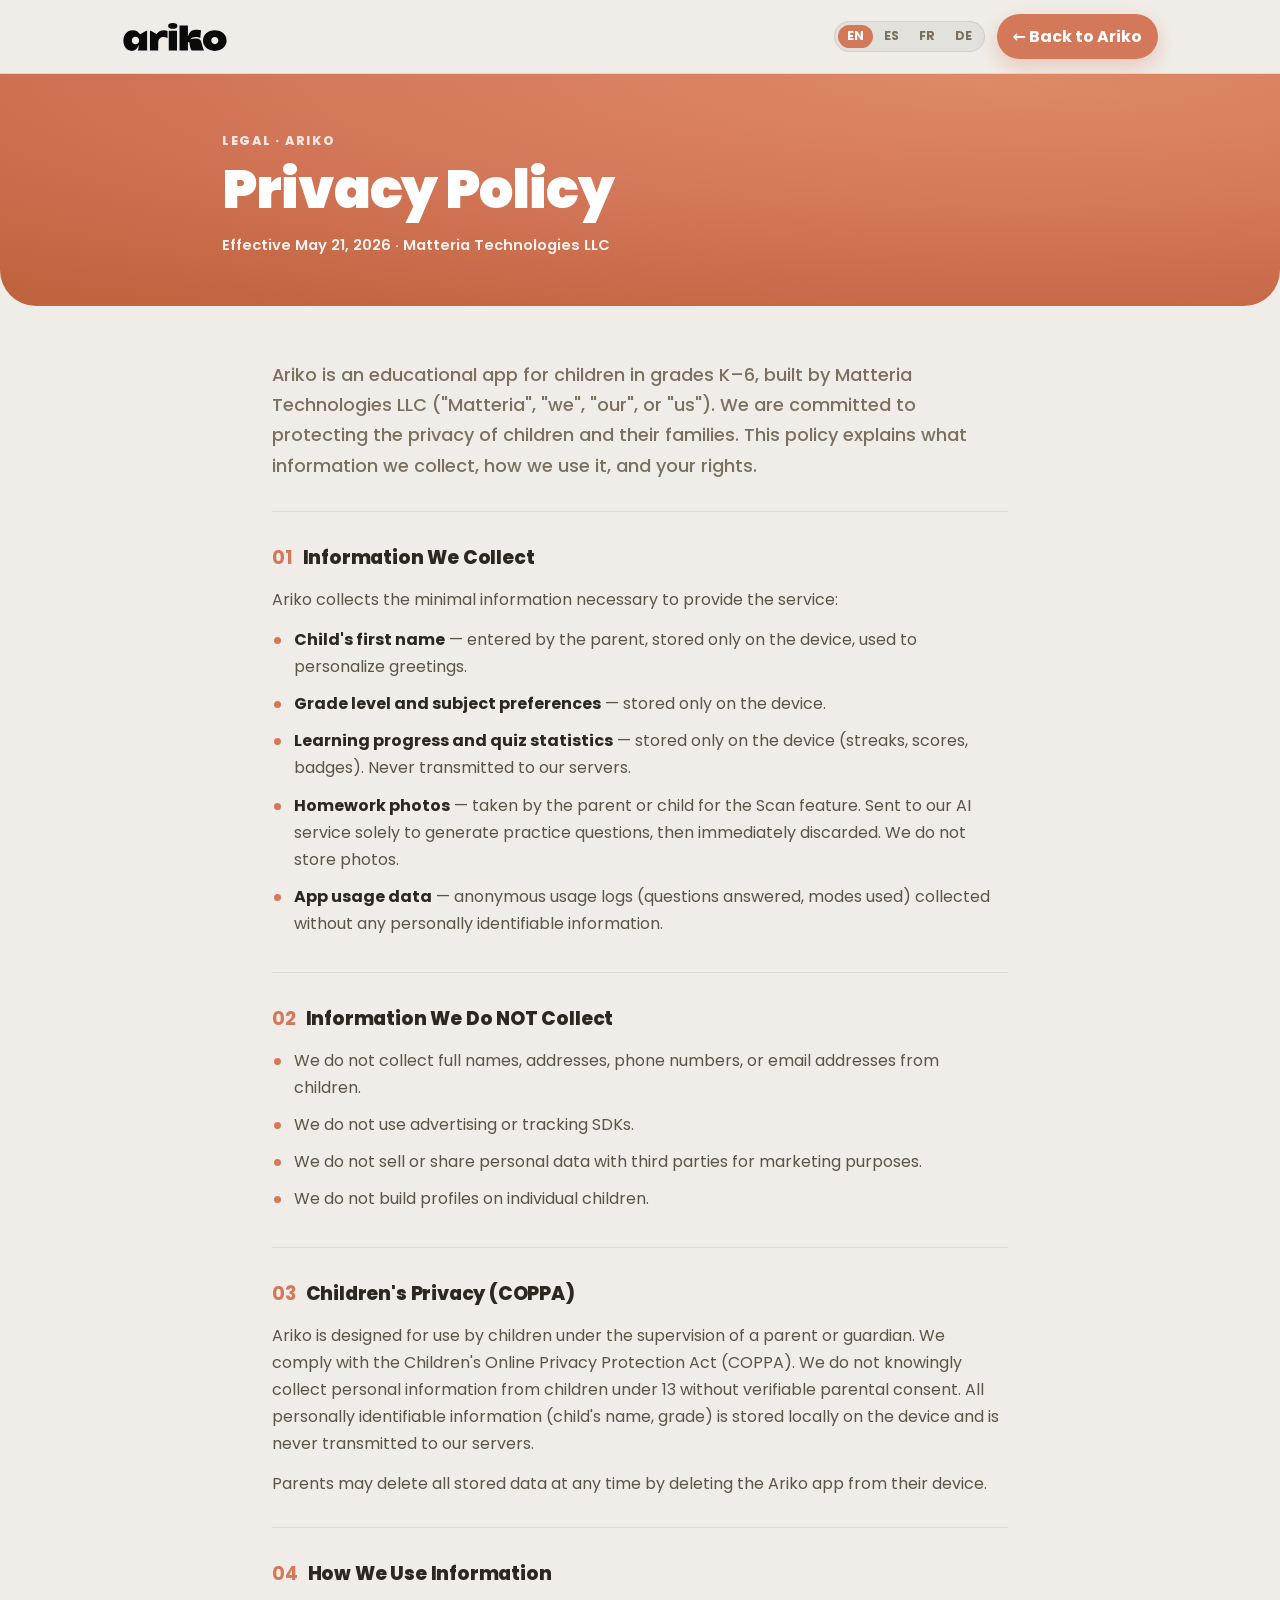
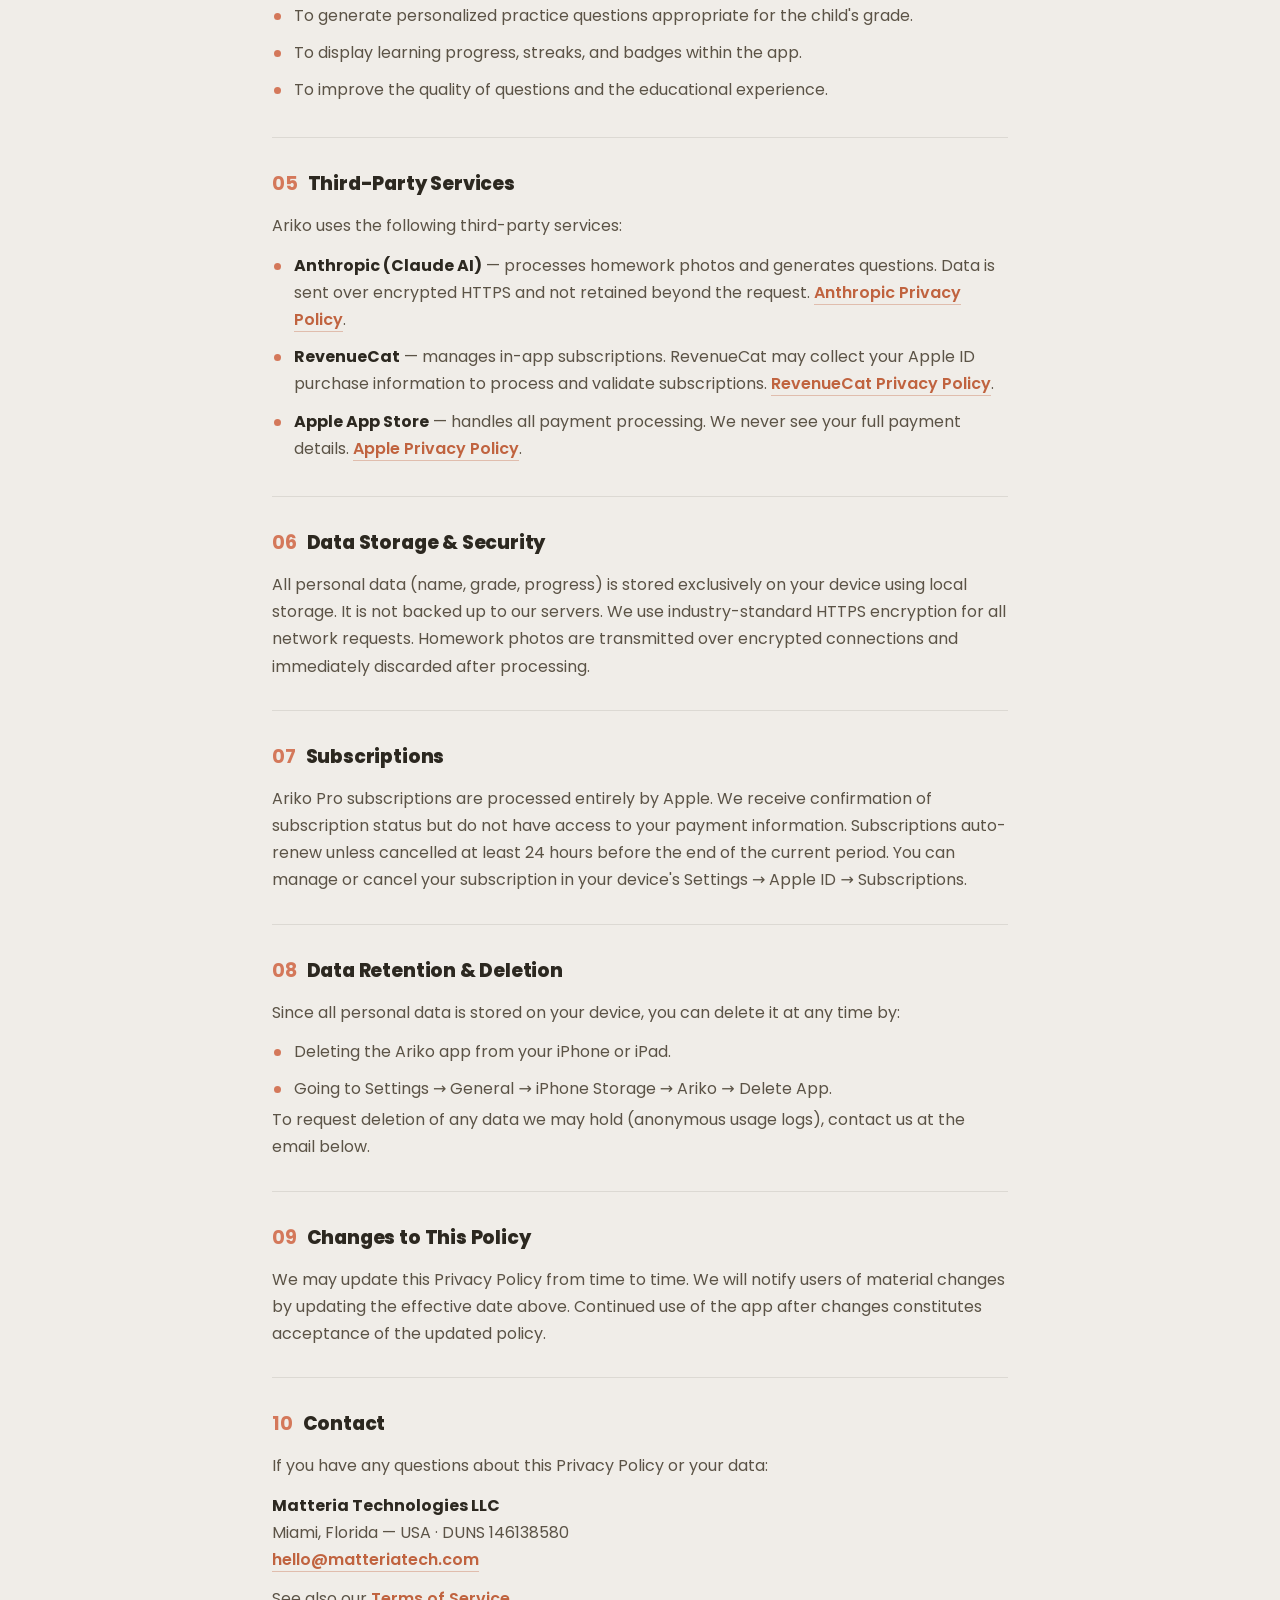
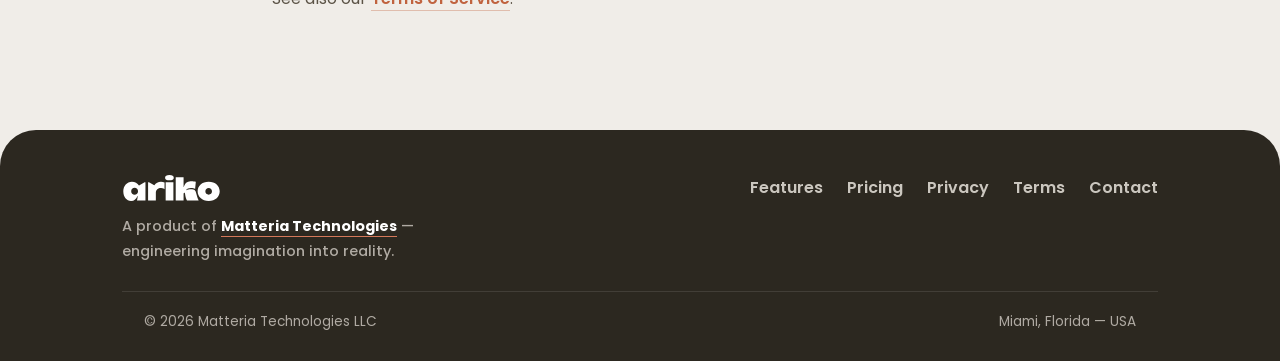
<file: ariko/privacy/index.html>
<!DOCTYPE html>
<html lang="en">
<head>
<meta charset="UTF-8" />
<meta name="viewport" content="width=device-width, initial-scale=1.0" />
<title>Ariko — Privacy Policy</title>
<meta name="description" content="Privacy Policy for Ariko, the AI homework tutor for grades K–6 by Matteria Technologies LLC." />
<meta name="theme-color" content="#D4785A" />
<link rel="canonical" href="https://matteriatech.com/ariko/privacy" />
<link rel="preconnect" href="https://fonts.googleapis.com" />
<link rel="preconnect" href="https://fonts.gstatic.com" crossorigin />
<link href="https://fonts.googleapis.com/css2?family=Poppins:wght@400;500;600;700;800;900&display=swap" rel="stylesheet" />
<style>
  :root{
    --bg:#F0EDE8; --card:#FAF8F5; --ink:#2C2820; --mid:#7A7060; --faint:#B5AFA5;
    --line:rgba(44,40,32,.10); --sage:#7BA394; --sage-deep:#5E8676; --terra:#D4785A; --terra-deep:#C0633F;
    --sun:#F2B705; --sky:#5BA3D0;
    --sans:'Poppins',-apple-system,system-ui,sans-serif;
  }
  *{margin:0;padding:0;box-sizing:border-box}
  html{scroll-behavior:smooth}
  body{font-family:var(--sans);background:var(--bg);color:var(--ink);line-height:1.7;font-weight:400;-webkit-font-smoothing:antialiased}
  a{color:inherit;text-decoration:none}
  img,svg{display:block;max-width:100%}
  ::selection{background:var(--terra);color:#fff}

  .nav{position:sticky;top:0;z-index:50;background:rgba(240,237,232,.86);backdrop-filter:blur(14px);-webkit-backdrop-filter:blur(14px);border-bottom:1px solid var(--line)}
  .nav-in{max-width:1080px;margin:0 auto;padding:14px 22px;display:flex;align-items:center;justify-content:space-between}
  .nav .logo{height:30px}
  .nav .logo img{height:100%}
  .nav-right{display:flex;align-items:center;gap:12px}
  .lang-switch{display:flex;gap:2px;background:rgba(44,40,32,.06);border:1px solid var(--line);border-radius:999px;padding:3px}
  .lang-switch button{border:none;background:none;cursor:pointer;font-family:inherit;font-weight:700;font-size:.78rem;color:var(--mid);padding:5px 9px;border-radius:999px;line-height:1;transition:background .15s ease,color .15s ease}
  .lang-switch button:hover{color:var(--ink)}
  .lang-switch button.on{background:var(--terra);color:#fff}
  .btn{display:inline-flex;align-items:center;gap:9px;font-weight:700;font-size:1rem;border-radius:999px;padding:9px 16px;cursor:pointer;border:none;transition:transform .15s ease, background .15s ease;background:var(--terra);color:#fff;box-shadow:0 8px 22px rgba(212,120,90,.32)}
  .btn:hover{background:var(--terra-deep)}
  .btn:active{transform:scale(.97)}

  .legal-hero{background:radial-gradient(120% 120% at 80% 0%, #E08A66 0%, var(--terra) 48%, var(--terra-deep) 100%);color:#fff;border-radius:0 0 36px 36px}
  .legal-hero-in{max-width:880px;margin:0 auto;padding:56px 22px 48px}
  .legal-hero .eyebrow{font-weight:800;font-size:.78rem;letter-spacing:.14em;text-transform:uppercase;color:rgba(255,255,255,.82)}
  .legal-hero h1{font-size:clamp(2.2rem,5vw,3.4rem);font-weight:900;letter-spacing:-.02em;margin-top:10px;line-height:1.05}
  .legal-hero .meta{margin-top:14px;font-weight:600;font-size:.92rem;color:rgba(255,255,255,.9)}

  .legal-body{max-width:780px;margin:0 auto;padding:54px 22px 80px}
  .legal-lead{font-size:1.12rem;color:var(--mid);font-weight:500;padding-bottom:30px;border-bottom:1px solid var(--line)}
  .sec{padding:30px 0;border-bottom:1px solid var(--line)}
  .sec:last-child{border-bottom:none}
  .sec h2{font-size:1.18rem;font-weight:800;letter-spacing:-.01em;margin-bottom:12px}
  .sec h2 .n{color:var(--terra);font-weight:700;margin-right:10px}
  .sec p{color:#5b5346;margin-bottom:12px}
  .sec p:last-child{margin-bottom:0}
  .sec ul{list-style:none;display:flex;flex-direction:column;gap:10px;margin:4px 0 4px}
  .sec li{position:relative;padding-left:22px;color:#5b5346}
  .sec li::before{content:"";position:absolute;left:2px;top:11px;width:7px;height:7px;border-radius:50%;background:var(--terra)}
  .sec a{color:var(--terra-deep);font-weight:600;border-bottom:1px solid rgba(192,99,63,.35)}
  .sec a:hover{border-bottom-color:var(--terra-deep)}
  .sec strong{color:var(--ink);font-weight:700}

  .footer{background:var(--ink);color:rgba(244,239,231,.66);margin-top:8px;border-radius:36px 36px 0 0}
  .footer-in{max-width:1080px;margin:0 auto;padding:44px 22px 28px}
  .footer-top{display:flex;justify-content:space-between;flex-wrap:wrap;gap:24px;align-items:flex-start}
  .footer .logo img{height:28px}
  .footer .by{margin-top:12px;font-weight:500;font-size:.9rem;max-width:34ch}
  .footer .by a{color:#fff;font-weight:700;border-bottom:1px solid var(--terra)}
  .footer nav{display:flex;gap:24px;flex-wrap:wrap}
  .footer nav a{font-weight:600;color:rgba(244,239,231,.8)}
  .footer nav a:hover{color:#fff}
  .footer-base{max-width:1080px;margin:28px auto 0;padding:18px 22px 0;border-top:1px solid rgba(255,255,255,.1);font-size:.85rem;display:flex;justify-content:space-between;flex-wrap:wrap;gap:8px}

  @media(max-width:560px){.nav-in{gap:8px}.nav .btn{padding:8px 12px;font-size:.85rem}.lang-switch button{padding:5px 7px;font-size:.74rem}}
  @media(prefers-reduced-motion:reduce){*{transition:none!important;scroll-behavior:auto!important}}
</style>
</head>
<body>

<header class="nav">
  <div class="nav-in">
    <a class="logo" href="/ariko" aria-label="Ariko"><img src="../assets/ariko-logo-ink.svg" alt="Ariko"/></a>
    <div class="nav-right">
      <div class="lang-switch" role="group" aria-label="Language">
        <button type="button" data-lang="en">EN</button>
        <button type="button" data-lang="es">ES</button>
        <button type="button" data-lang="fr">FR</button>
        <button type="button" data-lang="de">DE</button>
      </div>
      <a class="btn" href="/ariko" data-i18n="back">← Back to Ariko</a>
    </div>
  </div>
</header>

<header class="legal-hero">
  <div class="legal-hero-in">
    <div class="eyebrow" data-i18n="eyebrow">Legal · Ariko</div>
    <h1 data-i18n="title">Privacy Policy</h1>
    <div class="meta" data-i18n="meta">Effective May 21, 2026 · Matteria Technologies LLC</div>
  </div>
</header>

<article class="legal-body">
  <p class="legal-lead" data-i18n="lead">
    Ariko is an educational app for children in grades K–6, built by Matteria Technologies LLC
    ("Matteria", "we", "our", or "us"). We are committed to protecting the privacy of children and
    their families. This policy explains what information we collect, how we use it, and your rights.
  </p>

  <section class="sec">
    <h2><span class="n">01</span><span data-i18n="s1_h">Information We Collect</span></h2>
    <p data-i18n="s1_p">Ariko collects the minimal information necessary to provide the service:</p>
    <ul data-i18n="s1_list">
      <li><strong>Child's first name</strong> — entered by the parent, stored only on the device, used to personalize greetings.</li>
      <li><strong>Grade level and subject preferences</strong> — stored only on the device.</li>
      <li><strong>Learning progress and quiz statistics</strong> — stored only on the device (streaks, scores, badges). Never transmitted to our servers.</li>
      <li><strong>Homework photos</strong> — taken by the parent or child for the Scan feature. Sent to our AI service solely to generate practice questions, then immediately discarded. We do not store photos.</li>
      <li><strong>App usage data</strong> — anonymous usage logs (questions answered, modes used) collected without any personally identifiable information.</li>
    </ul>
  </section>

  <section class="sec">
    <h2><span class="n">02</span><span data-i18n="s2_h">Information We Do NOT Collect</span></h2>
    <ul data-i18n="s2_list">
      <li>We do not collect full names, addresses, phone numbers, or email addresses from children.</li>
      <li>We do not use advertising or tracking SDKs.</li>
      <li>We do not sell or share personal data with third parties for marketing purposes.</li>
      <li>We do not build profiles on individual children.</li>
    </ul>
  </section>

  <section class="sec">
    <h2><span class="n">03</span><span data-i18n="s3_h">Children's Privacy (COPPA)</span></h2>
    <p data-i18n="s3_p1">Ariko is designed for use by children under the supervision of a parent or guardian. We comply with the Children's Online Privacy Protection Act (COPPA). We do not knowingly collect personal information from children under 13 without verifiable parental consent. All personally identifiable information (child's name, grade) is stored locally on the device and is never transmitted to our servers.</p>
    <p data-i18n="s3_p2">Parents may delete all stored data at any time by deleting the Ariko app from their device.</p>
  </section>

  <section class="sec">
    <h2><span class="n">04</span><span data-i18n="s4_h">How We Use Information</span></h2>
    <ul data-i18n="s4_list">
      <li>To generate personalized practice questions appropriate for the child's grade.</li>
      <li>To display learning progress, streaks, and badges within the app.</li>
      <li>To improve the quality of questions and the educational experience.</li>
    </ul>
  </section>

  <section class="sec">
    <h2><span class="n">05</span><span data-i18n="s5_h">Third-Party Services</span></h2>
    <p data-i18n="s5_p">Ariko uses the following third-party services:</p>
    <ul data-i18n="s5_list">
      <li><strong>Anthropic (Claude AI)</strong> — processes homework photos and generates questions. Data is sent over encrypted HTTPS and not retained beyond the request. <a href="https://www.anthropic.com/privacy">Anthropic Privacy Policy</a>.</li>
      <li><strong>RevenueCat</strong> — manages in-app subscriptions. RevenueCat may collect your Apple ID purchase information to process and validate subscriptions. <a href="https://www.revenuecat.com/privacy">RevenueCat Privacy Policy</a>.</li>
      <li><strong>Apple App Store</strong> — handles all payment processing. We never see your full payment details. <a href="https://www.apple.com/legal/privacy/">Apple Privacy Policy</a>.</li>
    </ul>
  </section>

  <section class="sec">
    <h2><span class="n">06</span><span data-i18n="s6_h">Data Storage &amp; Security</span></h2>
    <p data-i18n="s6_p">All personal data (name, grade, progress) is stored exclusively on your device using local storage. It is not backed up to our servers. We use industry-standard HTTPS encryption for all network requests. Homework photos are transmitted over encrypted connections and immediately discarded after processing.</p>
  </section>

  <section class="sec">
    <h2><span class="n">07</span><span data-i18n="s7_h">Subscriptions</span></h2>
    <p data-i18n="s7_p">Ariko Pro subscriptions are processed entirely by Apple. We receive confirmation of subscription status but do not have access to your payment information. Subscriptions auto-renew unless cancelled at least 24 hours before the end of the current period. You can manage or cancel your subscription in your device's Settings → Apple ID → Subscriptions.</p>
  </section>

  <section class="sec">
    <h2><span class="n">08</span><span data-i18n="s8_h">Data Retention &amp; Deletion</span></h2>
    <p data-i18n="s8_p1">Since all personal data is stored on your device, you can delete it at any time by:</p>
    <ul data-i18n="s8_list">
      <li>Deleting the Ariko app from your iPhone or iPad.</li>
      <li>Going to Settings → General → iPhone Storage → Ariko → Delete App.</li>
    </ul>
    <p data-i18n="s8_p2">To request deletion of any data we may hold (anonymous usage logs), contact us at the email below.</p>
  </section>

  <section class="sec">
    <h2><span class="n">09</span><span data-i18n="s9_h">Changes to This Policy</span></h2>
    <p data-i18n="s9_p">We may update this Privacy Policy from time to time. We will notify users of material changes by updating the effective date above. Continued use of the app after changes constitutes acceptance of the updated policy.</p>
  </section>

  <section class="sec">
    <h2><span class="n">10</span><span data-i18n="s10_h">Contact</span></h2>
    <p data-i18n="s10_p1">If you have any questions about this Privacy Policy or your data:</p>
    <p data-i18n="s10_addr">
      <strong>Matteria Technologies LLC</strong><br/>
      Miami, Florida — USA · DUNS 146138580<br/>
      <a href="mailto:hello@matteriatech.com">hello@matteriatech.com</a>
    </p>
    <p data-i18n="s10_p2">See also our <a href="/ariko/terms">Terms of Service</a>.</p>
  </section>
</article>

<footer class="footer">
  <div class="footer-in">
    <div class="footer-top">
      <div>
        <a class="logo" href="/ariko" aria-label="Ariko"><img src="../assets/ariko-logo.svg" alt="Ariko"/></a>
        <div class="by" data-i18n="foot_by">A product of <a href="/">Matteria Technologies</a> — engineering imagination into reality.</div>
      </div>
      <nav>
        <a href="/ariko#features" data-i18n="foot_features">Features</a>
        <a href="/ariko#get" data-i18n="foot_pricing">Pricing</a>
        <a href="/ariko/privacy" aria-current="page" data-i18n="foot_privacy">Privacy</a>
        <a href="/ariko/terms" data-i18n="foot_terms">Terms</a>
        <a href="mailto:hello@matteriatech.com" data-i18n="foot_contact">Contact</a>
      </nav>
    </div>
    <div class="footer-base">
      <span>© 2026 Matteria Technologies LLC</span>
      <span>Miami, Florida — USA</span>
    </div>
  </div>
</footer>

<script>
(function(){
  var I18N = {
    en:{ back:"← Back to Ariko", eyebrow:"Legal · Ariko", title:"Privacy Policy", meta:"Effective May 21, 2026 · Matteria Technologies LLC",
      lead:"Ariko is an educational app for children in grades K–6, built by Matteria Technologies LLC (\"Matteria\", \"we\", \"our\", or \"us\"). We are committed to protecting the privacy of children and their families. This policy explains what information we collect, how we use it, and your rights.",
      s1_h:"Information We Collect", s1_p:"Ariko collects the minimal information necessary to provide the service:",
      s1_list:"<li><strong>Child's first name</strong> — entered by the parent, stored only on the device, used to personalize greetings.</li><li><strong>Grade level and subject preferences</strong> — stored only on the device.</li><li><strong>Learning progress and quiz statistics</strong> — stored only on the device (streaks, scores, badges). Never transmitted to our servers.</li><li><strong>Homework photos</strong> — taken by the parent or child for the Scan feature. Sent to our AI service solely to generate practice questions, then immediately discarded. We do not store photos.</li><li><strong>App usage data</strong> — anonymous usage logs (questions answered, modes used) collected without any personally identifiable information.</li>",
      s2_h:"Information We Do NOT Collect", s2_list:"<li>We do not collect full names, addresses, phone numbers, or email addresses from children.</li><li>We do not use advertising or tracking SDKs.</li><li>We do not sell or share personal data with third parties for marketing purposes.</li><li>We do not build profiles on individual children.</li>",
      s3_h:"Children's Privacy (COPPA)", s3_p1:"Ariko is designed for use by children under the supervision of a parent or guardian. We comply with the Children's Online Privacy Protection Act (COPPA). We do not knowingly collect personal information from children under 13 without verifiable parental consent. All personally identifiable information (child's name, grade) is stored locally on the device and is never transmitted to our servers.", s3_p2:"Parents may delete all stored data at any time by deleting the Ariko app from their device.",
      s4_h:"How We Use Information", s4_list:"<li>To generate personalized practice questions appropriate for the child's grade.</li><li>To display learning progress, streaks, and badges within the app.</li><li>To improve the quality of questions and the educational experience.</li>",
      s5_h:"Third-Party Services", s5_p:"Ariko uses the following third-party services:", s5_list:"<li><strong>Anthropic (Claude AI)</strong> — processes homework photos and generates questions. Data is sent over encrypted HTTPS and not retained beyond the request. <a href=\"https://www.anthropic.com/privacy\">Anthropic Privacy Policy</a>.</li><li><strong>RevenueCat</strong> — manages in-app subscriptions. RevenueCat may collect your Apple ID purchase information to process and validate subscriptions. <a href=\"https://www.revenuecat.com/privacy\">RevenueCat Privacy Policy</a>.</li><li><strong>Apple App Store</strong> — handles all payment processing. We never see your full payment details. <a href=\"https://www.apple.com/legal/privacy/\">Apple Privacy Policy</a>.</li>",
      s6_h:"Data Storage &amp; Security", s6_p:"All personal data (name, grade, progress) is stored exclusively on your device using local storage. It is not backed up to our servers. We use industry-standard HTTPS encryption for all network requests. Homework photos are transmitted over encrypted connections and immediately discarded after processing.",
      s7_h:"Subscriptions", s7_p:"Ariko Pro subscriptions are processed entirely by Apple. We receive confirmation of subscription status but do not have access to your payment information. Subscriptions auto-renew unless cancelled at least 24 hours before the end of the current period. You can manage or cancel your subscription in your device's Settings → Apple ID → Subscriptions.",
      s8_h:"Data Retention &amp; Deletion", s8_p1:"Since all personal data is stored on your device, you can delete it at any time by:", s8_list:"<li>Deleting the Ariko app from your iPhone or iPad.</li><li>Going to Settings → General → iPhone Storage → Ariko → Delete App.</li>", s8_p2:"To request deletion of any data we may hold (anonymous usage logs), contact us at the email below.",
      s9_h:"Changes to This Policy", s9_p:"We may update this Privacy Policy from time to time. We will notify users of material changes by updating the effective date above. Continued use of the app after changes constitutes acceptance of the updated policy.",
      s10_h:"Contact", s10_p1:"If you have any questions about this Privacy Policy or your data:",
      s10_addr:"<strong>Matteria Technologies LLC</strong><br/>Miami, Florida — USA · DUNS 146138580<br/><a href=\"mailto:hello@matteriatech.com\">hello@matteriatech.com</a>",
      s10_p2:"See also our <a href=\"/ariko/terms\">Terms of Service</a>.",
      foot_by:"A product of <a href=\"/\">Matteria Technologies</a> — engineering imagination into reality.",
      foot_features:"Features", foot_pricing:"Pricing", foot_privacy:"Privacy", foot_terms:"Terms", foot_contact:"Contact",
      _title:"Ariko — Privacy Policy" },
    es:{ back:"← Volver a Ariko", eyebrow:"Legal · Ariko", title:"Política de privacidad", meta:"En vigor el 21 de mayo de 2026 · Matteria Technologies LLC",
      lead:"Ariko es una app educativa para niños de K–6, creada por Matteria Technologies LLC (\"Matteria\", \"nosotros\"). Nos comprometemos a proteger la privacidad de los niños y sus familias. Esta política explica qué información recopilamos, cómo la usamos y cuáles son tus derechos.",
      s1_h:"Información que recopilamos", s1_p:"Ariko recopila la información mínima necesaria para prestar el servicio:",
      s1_list:"<li><strong>Nombre de pila del niño</strong> — introducido por el padre/madre, almacenado solo en el dispositivo, usado para personalizar los saludos.</li><li><strong>Grado y preferencias de materias</strong> — almacenados solo en el dispositivo.</li><li><strong>Progreso de aprendizaje y estadísticas</strong> — almacenados solo en el dispositivo (rachas, puntuaciones, medallas). Nunca se transmiten a nuestros servidores.</li><li><strong>Fotos de tareas</strong> — tomadas por el padre/madre o el niño para la función de escaneo. Se envían a nuestro servicio de IA únicamente para generar preguntas de práctica y luego se descartan de inmediato. No almacenamos fotos.</li><li><strong>Datos de uso de la app</strong> — registros de uso anónimos (preguntas respondidas, modos usados) sin información que permita identificar a una persona.</li>",
      s2_h:"Información que NO recopilamos", s2_list:"<li>No recopilamos nombres completos, direcciones, teléfonos ni correos de los niños.</li><li>No usamos SDK de publicidad ni de seguimiento.</li><li>No vendemos ni compartimos datos personales con terceros con fines de marketing.</li><li>No creamos perfiles de niños individuales.</li>",
      s3_h:"Privacidad infantil (COPPA)", s3_p1:"Ariko está diseñada para que la usen niños bajo la supervisión de un padre, madre o tutor. Cumplimos con la Ley de Protección de la Privacidad Infantil en Línea (COPPA). No recopilamos a sabiendas información personal de menores de 13 años sin el consentimiento verificable de los padres. Toda la información identificable (nombre del niño, grado) se almacena localmente en el dispositivo y nunca se transmite a nuestros servidores.", s3_p2:"Los padres pueden eliminar todos los datos almacenados en cualquier momento borrando la app Ariko de su dispositivo.",
      s4_h:"Cómo usamos la información", s4_list:"<li>Para generar preguntas de práctica personalizadas y apropiadas para el grado del niño.</li><li>Para mostrar el progreso, las rachas y las medallas dentro de la app.</li><li>Para mejorar la calidad de las preguntas y la experiencia educativa.</li>",
      s5_h:"Servicios de terceros", s5_p:"Ariko utiliza los siguientes servicios de terceros:", s5_list:"<li><strong>Anthropic (Claude AI)</strong> — procesa las fotos de tareas y genera preguntas. Los datos se envían por HTTPS cifrado y no se conservan más allá de la solicitud. <a href=\"https://www.anthropic.com/privacy\">Política de privacidad de Anthropic</a>.</li><li><strong>RevenueCat</strong> — gestiona las suscripciones in-app. RevenueCat puede recopilar la información de compra de tu Apple ID para procesar y validar las suscripciones. <a href=\"https://www.revenuecat.com/privacy\">Política de privacidad de RevenueCat</a>.</li><li><strong>App Store de Apple</strong> — gestiona todos los pagos. Nunca vemos tus datos de pago completos. <a href=\"https://www.apple.com/legal/privacy/\">Política de privacidad de Apple</a>.</li>",
      s6_h:"Almacenamiento y seguridad de los datos", s6_p:"Todos los datos personales (nombre, grado, progreso) se almacenan exclusivamente en tu dispositivo mediante almacenamiento local. No se respaldan en nuestros servidores. Usamos cifrado HTTPS estándar del sector para todas las solicitudes de red. Las fotos de tareas se transmiten por conexiones cifradas y se descartan de inmediato tras procesarlas.",
      s7_h:"Suscripciones", s7_p:"Las suscripciones a Ariko Pro las gestiona íntegramente Apple. Recibimos la confirmación del estado de la suscripción, pero no tenemos acceso a tu información de pago. Las suscripciones se renuevan automáticamente salvo que se cancelen al menos 24 horas antes del final del periodo en curso. Puedes gestionarla o cancelarla en Ajustes → Apple ID → Suscripciones de tu dispositivo.",
      s8_h:"Conservación y eliminación de datos", s8_p1:"Como todos los datos personales se almacenan en tu dispositivo, puedes eliminarlos en cualquier momento:", s8_list:"<li>Borrando la app Ariko de tu iPhone o iPad.</li><li>Yendo a Ajustes → General → Almacenamiento del iPhone → Ariko → Eliminar app.</li>", s8_p2:"Para solicitar la eliminación de cualquier dato que podamos conservar (registros de uso anónimos), escríbenos al correo de abajo.",
      s9_h:"Cambios en esta política", s9_p:"Podemos actualizar esta Política de privacidad de vez en cuando. Avisaremos de los cambios importantes actualizando la fecha de entrada en vigor anterior. El uso continuado de la app tras los cambios constituye la aceptación de la política actualizada.",
      s10_h:"Contacto", s10_p1:"Si tienes alguna pregunta sobre esta Política de privacidad o tus datos:",
      s10_addr:"<strong>Matteria Technologies LLC</strong><br/>Miami, Florida — EE. UU. · DUNS 146138580<br/><a href=\"mailto:hello@matteriatech.com\">hello@matteriatech.com</a>",
      s10_p2:"Consulta también nuestros <a href=\"/ariko/terms\">Términos del servicio</a>.",
      foot_by:"Un producto de <a href=\"/\">Matteria Technologies</a> — convertimos la imaginación en realidad.",
      foot_features:"Funciones", foot_pricing:"Precios", foot_privacy:"Privacidad", foot_terms:"Términos", foot_contact:"Contacto",
      _title:"Ariko — Política de privacidad" },
    fr:{ back:"← Retour à Ariko", eyebrow:"Légal · Ariko", title:"Politique de confidentialité", meta:"En vigueur le 21 mai 2026 · Matteria Technologies LLC",
      lead:"Ariko est une app éducative pour les enfants de la maternelle au CM2, créée par Matteria Technologies LLC (\"Matteria\", \"nous\"). Nous nous engageons à protéger la vie privée des enfants et de leurs familles. Cette politique explique quelles informations nous collectons, comment nous les utilisons et quels sont tes droits.",
      s1_h:"Informations que nous collectons", s1_p:"Ariko collecte le minimum d'informations nécessaire pour fournir le service :",
      s1_list:"<li><strong>Prénom de l'enfant</strong> — saisi par le parent, stocké uniquement sur l'appareil, utilisé pour personnaliser les messages.</li><li><strong>Niveau et préférences de matières</strong> — stockés uniquement sur l'appareil.</li><li><strong>Progrès et statistiques</strong> — stockés uniquement sur l'appareil (séries, scores, badges). Jamais transmis à nos serveurs.</li><li><strong>Photos de devoirs</strong> — prises par le parent ou l'enfant pour la fonction de scan. Envoyées à notre service d'IA uniquement pour générer des exercices, puis immédiatement supprimées. Nous ne stockons pas les photos.</li><li><strong>Données d'usage</strong> — journaux d'utilisation anonymes (questions répondues, modes utilisés) sans aucune information personnellement identifiable.</li>",
      s2_h:"Informations que nous NE collectons PAS", s2_list:"<li>Nous ne collectons ni noms complets, ni adresses, ni numéros de téléphone, ni e-mails des enfants.</li><li>Nous n'utilisons pas de SDK de publicité ou de suivi.</li><li>Nous ne vendons ni ne partageons de données personnelles avec des tiers à des fins marketing.</li><li>Nous ne créons pas de profils d'enfants individuels.</li>",
      s3_h:"Vie privée des enfants (COPPA)", s3_p1:"Ariko est conçue pour être utilisée par des enfants sous la supervision d'un parent ou tuteur. Nous respectons le Children's Online Privacy Protection Act (COPPA). Nous ne collectons pas sciemment d'informations personnelles d'enfants de moins de 13 ans sans consentement parental vérifiable. Toute information identifiable (prénom de l'enfant, niveau) est stockée localement sur l'appareil et n'est jamais transmise à nos serveurs.", s3_p2:"Les parents peuvent supprimer toutes les données stockées à tout moment en supprimant l'app Ariko de leur appareil.",
      s4_h:"Comment nous utilisons les informations", s4_list:"<li>Pour générer des exercices personnalisés adaptés au niveau de l'enfant.</li><li>Pour afficher les progrès, les séries et les badges dans l'app.</li><li>Pour améliorer la qualité des questions et l'expérience éducative.</li>",
      s5_h:"Services tiers", s5_p:"Ariko utilise les services tiers suivants :", s5_list:"<li><strong>Anthropic (Claude AI)</strong> — traite les photos de devoirs et génère des questions. Les données sont envoyées via HTTPS chiffré et ne sont pas conservées au-delà de la requête. <a href=\"https://www.anthropic.com/privacy\">Politique de confidentialité d'Anthropic</a>.</li><li><strong>RevenueCat</strong> — gère les abonnements intégrés. RevenueCat peut collecter les informations d'achat de ton identifiant Apple pour traiter et valider les abonnements. <a href=\"https://www.revenuecat.com/privacy\">Politique de confidentialité de RevenueCat</a>.</li><li><strong>App Store d'Apple</strong> — gère tous les paiements. Nous ne voyons jamais tes coordonnées de paiement complètes. <a href=\"https://www.apple.com/legal/privacy/\">Politique de confidentialité d'Apple</a>.</li>",
      s6_h:"Stockage et sécurité des données", s6_p:"Toutes les données personnelles (prénom, niveau, progrès) sont stockées exclusivement sur ton appareil via le stockage local. Elles ne sont pas sauvegardées sur nos serveurs. Nous utilisons le chiffrement HTTPS standard du secteur pour toutes les requêtes réseau. Les photos de devoirs sont transmises par des connexions chiffrées et immédiatement supprimées après traitement.",
      s7_h:"Abonnements", s7_p:"Les abonnements Ariko Pro sont entièrement gérés par Apple. Nous recevons la confirmation du statut d'abonnement mais n'avons pas accès à tes informations de paiement. Les abonnements se renouvellent automatiquement sauf annulation au moins 24 heures avant la fin de la période en cours. Tu peux les gérer ou les annuler dans Réglages → Identifiant Apple → Abonnements de ton appareil.",
      s8_h:"Conservation et suppression des données", s8_p1:"Comme toutes les données personnelles sont stockées sur ton appareil, tu peux les supprimer à tout moment :", s8_list:"<li>En supprimant l'app Ariko de ton iPhone ou iPad.</li><li>En allant dans Réglages → Général → Stockage iPhone → Ariko → Supprimer l'app.</li>", s8_p2:"Pour demander la suppression de données que nous pourrions détenir (journaux d'usage anonymes), écris-nous à l'adresse ci-dessous.",
      s9_h:"Modifications de cette politique", s9_p:"Nous pouvons mettre à jour cette Politique de confidentialité de temps à autre. Nous informerons les utilisateurs des changements importants en mettant à jour la date d'entrée en vigueur ci-dessus. L'utilisation continue de l'app après les changements vaut acceptation de la politique mise à jour.",
      s10_h:"Contact", s10_p1:"Pour toute question sur cette Politique de confidentialité ou tes données :",
      s10_addr:"<strong>Matteria Technologies LLC</strong><br/>Miami, Floride — États-Unis · DUNS 146138580<br/><a href=\"mailto:hello@matteriatech.com\">hello@matteriatech.com</a>",
      s10_p2:"Consulte aussi nos <a href=\"/ariko/terms\">Conditions d'utilisation</a>.",
      foot_by:"Un produit de <a href=\"/\">Matteria Technologies</a> — l'imagination devient réalité.",
      foot_features:"Fonctions", foot_pricing:"Tarifs", foot_privacy:"Confidentialité", foot_terms:"Conditions", foot_contact:"Contact",
      _title:"Ariko — Politique de confidentialité" },
    de:{ back:"← Zurück zu Ariko", eyebrow:"Rechtliches · Ariko", title:"Datenschutzerklärung", meta:"Gültig ab 21. Mai 2026 · Matteria Technologies LLC",
      lead:"Ariko ist eine Lern-App für Kinder der Klassen K–6, entwickelt von Matteria Technologies LLC (\"Matteria\", \"wir\"). Wir setzen uns für den Schutz der Privatsphäre von Kindern und ihren Familien ein. Diese Erklärung beschreibt, welche Daten wir erheben, wie wir sie nutzen und welche Rechte du hast.",
      s1_h:"Daten, die wir erheben", s1_p:"Ariko erhebt nur die zur Bereitstellung des Dienstes notwendigen Mindestdaten:",
      s1_list:"<li><strong>Vorname des Kindes</strong> — vom Elternteil eingegeben, nur auf dem Gerät gespeichert, zur Personalisierung der Begrüßung.</li><li><strong>Klassenstufe und Fächervorlieben</strong> — nur auf dem Gerät gespeichert.</li><li><strong>Lernfortschritt und Statistiken</strong> — nur auf dem Gerät gespeichert (Serien, Punkte, Abzeichen). Nie an unsere Server übertragen.</li><li><strong>Hausaufgaben-Fotos</strong> — vom Elternteil oder Kind für die Scan-Funktion aufgenommen. Werden ausschließlich zur Erstellung von Übungen an unseren KI-Dienst gesendet und danach sofort verworfen. Wir speichern keine Fotos.</li><li><strong>Nutzungsdaten</strong> — anonyme Nutzungsprotokolle (beantwortete Fragen, genutzte Modi) ohne personenbezogene Daten.</li>",
      s2_h:"Daten, die wir NICHT erheben", s2_list:"<li>Wir erheben keine vollständigen Namen, Adressen, Telefonnummern oder E-Mail-Adressen von Kindern.</li><li>Wir verwenden keine Werbe- oder Tracking-SDKs.</li><li>Wir verkaufen oder teilen keine personenbezogenen Daten zu Marketingzwecken mit Dritten.</li><li>Wir erstellen keine Profile einzelner Kinder.</li>",
      s3_h:"Datenschutz für Kinder (COPPA)", s3_p1:"Ariko ist für die Nutzung durch Kinder unter Aufsicht eines Elternteils oder Erziehungsberechtigten bestimmt. Wir halten den Children's Online Privacy Protection Act (COPPA) ein. Wir erheben wissentlich keine personenbezogenen Daten von Kindern unter 13 Jahren ohne nachprüfbare elterliche Einwilligung. Alle identifizierenden Daten (Name des Kindes, Klasse) werden lokal auf dem Gerät gespeichert und nie an unsere Server übertragen.", s3_p2:"Eltern können alle gespeicherten Daten jederzeit löschen, indem sie die Ariko-App von ihrem Gerät entfernen.",
      s4_h:"Wie wir Daten nutzen", s4_list:"<li>Um personalisierte Übungsfragen passend zur Klassenstufe des Kindes zu erstellen.</li><li>Um Fortschritt, Serien und Abzeichen in der App anzuzeigen.</li><li>Um die Qualität der Fragen und das Lernerlebnis zu verbessern.</li>",
      s5_h:"Drittanbieter-Dienste", s5_p:"Ariko nutzt die folgenden Drittanbieter-Dienste:", s5_list:"<li><strong>Anthropic (Claude AI)</strong> — verarbeitet Hausaufgaben-Fotos und erzeugt Fragen. Daten werden über verschlüsseltes HTTPS gesendet und nicht über die Anfrage hinaus gespeichert. <a href=\"https://www.anthropic.com/privacy\">Datenschutz von Anthropic</a>.</li><li><strong>RevenueCat</strong> — verwaltet In-App-Abonnements. RevenueCat kann deine Apple-ID-Kaufinformationen zur Verarbeitung und Validierung erfassen. <a href=\"https://www.revenuecat.com/privacy\">Datenschutz von RevenueCat</a>.</li><li><strong>Apple App Store</strong> — wickelt alle Zahlungen ab. Wir sehen deine vollständigen Zahlungsdaten nie. <a href=\"https://www.apple.com/legal/privacy/\">Datenschutz von Apple</a>.</li>",
      s6_h:"Datenspeicherung &amp; Sicherheit", s6_p:"Alle personenbezogenen Daten (Name, Klasse, Fortschritt) werden ausschließlich auf deinem Gerät im lokalen Speicher abgelegt. Sie werden nicht auf unseren Servern gesichert. Wir verwenden branchenübliche HTTPS-Verschlüsselung für alle Netzwerkanfragen. Hausaufgaben-Fotos werden über verschlüsselte Verbindungen übertragen und nach der Verarbeitung sofort verworfen.",
      s7_h:"Abonnements", s7_p:"Ariko-Pro-Abonnements werden vollständig von Apple abgewickelt. Wir erhalten die Bestätigung des Abo-Status, haben aber keinen Zugriff auf deine Zahlungsdaten. Abos verlängern sich automatisch, sofern nicht mindestens 24 Stunden vor Ende des laufenden Zeitraums gekündigt wird. Du kannst dein Abo unter Einstellungen → Apple-ID → Abonnements verwalten oder kündigen.",
      s8_h:"Aufbewahrung &amp; Löschung", s8_p1:"Da alle personenbezogenen Daten auf deinem Gerät gespeichert sind, kannst du sie jederzeit löschen:", s8_list:"<li>Indem du die Ariko-App von deinem iPhone oder iPad löschst.</li><li>Über Einstellungen → Allgemein → iPhone-Speicher → Ariko → App löschen.</li>", s8_p2:"Um die Löschung etwaiger von uns gehaltener Daten (anonyme Nutzungsprotokolle) anzufordern, schreib uns an die unten stehende E-Mail.",
      s9_h:"Änderungen dieser Erklärung", s9_p:"Wir können diese Datenschutzerklärung von Zeit zu Zeit aktualisieren. Wir informieren über wesentliche Änderungen, indem wir das oben genannte Datum aktualisieren. Die fortgesetzte Nutzung der App nach Änderungen gilt als Annahme der aktualisierten Erklärung.",
      s10_h:"Kontakt", s10_p1:"Bei Fragen zu dieser Datenschutzerklärung oder deinen Daten:",
      s10_addr:"<strong>Matteria Technologies LLC</strong><br/>Miami, Florida — USA · DUNS 146138580<br/><a href=\"mailto:hello@matteriatech.com\">hello@matteriatech.com</a>",
      s10_p2:"Siehe auch unsere <a href=\"/ariko/terms\">Nutzungsbedingungen</a>.",
      foot_by:"Ein Produkt von <a href=\"/\">Matteria Technologies</a> — Vorstellungskraft wird Wirklichkeit.",
      foot_features:"Funktionen", foot_pricing:"Preise", foot_privacy:"Datenschutz", foot_terms:"AGB", foot_contact:"Kontakt",
      _title:"Ariko — Datenschutzerklärung" }
  };
  var SUPPORTED=["en","es","fr","de"];
  function apply(lang){
    if(SUPPORTED.indexOf(lang)<0) lang="en";
    var d=I18N[lang]; document.documentElement.lang=lang;
    if(d._title) document.title=d._title;
    document.querySelectorAll("[data-i18n]").forEach(function(el){var k=el.getAttribute("data-i18n"); if(d[k]!=null) el.innerHTML=d[k];});
    document.querySelectorAll(".lang-switch button").forEach(function(b){b.classList.toggle("on", b.getAttribute("data-lang")===lang);});
    try{localStorage.setItem("mt_lang",lang);}catch(e){}
  }
  function init(){
    var s=null; try{s=localStorage.getItem("mt_lang");}catch(e){}
    var lang=s||(navigator.language||"en").slice(0,2).toLowerCase();
    if(SUPPORTED.indexOf(lang)<0) lang="en";
    apply(lang);
    document.querySelectorAll(".lang-switch button").forEach(function(b){b.addEventListener("click",function(){apply(b.getAttribute("data-lang"));});});
  }
  if(document.readyState!=="loading") init(); else document.addEventListener("DOMContentLoaded",init);
})();
</script>

</body>
</html>
</file>
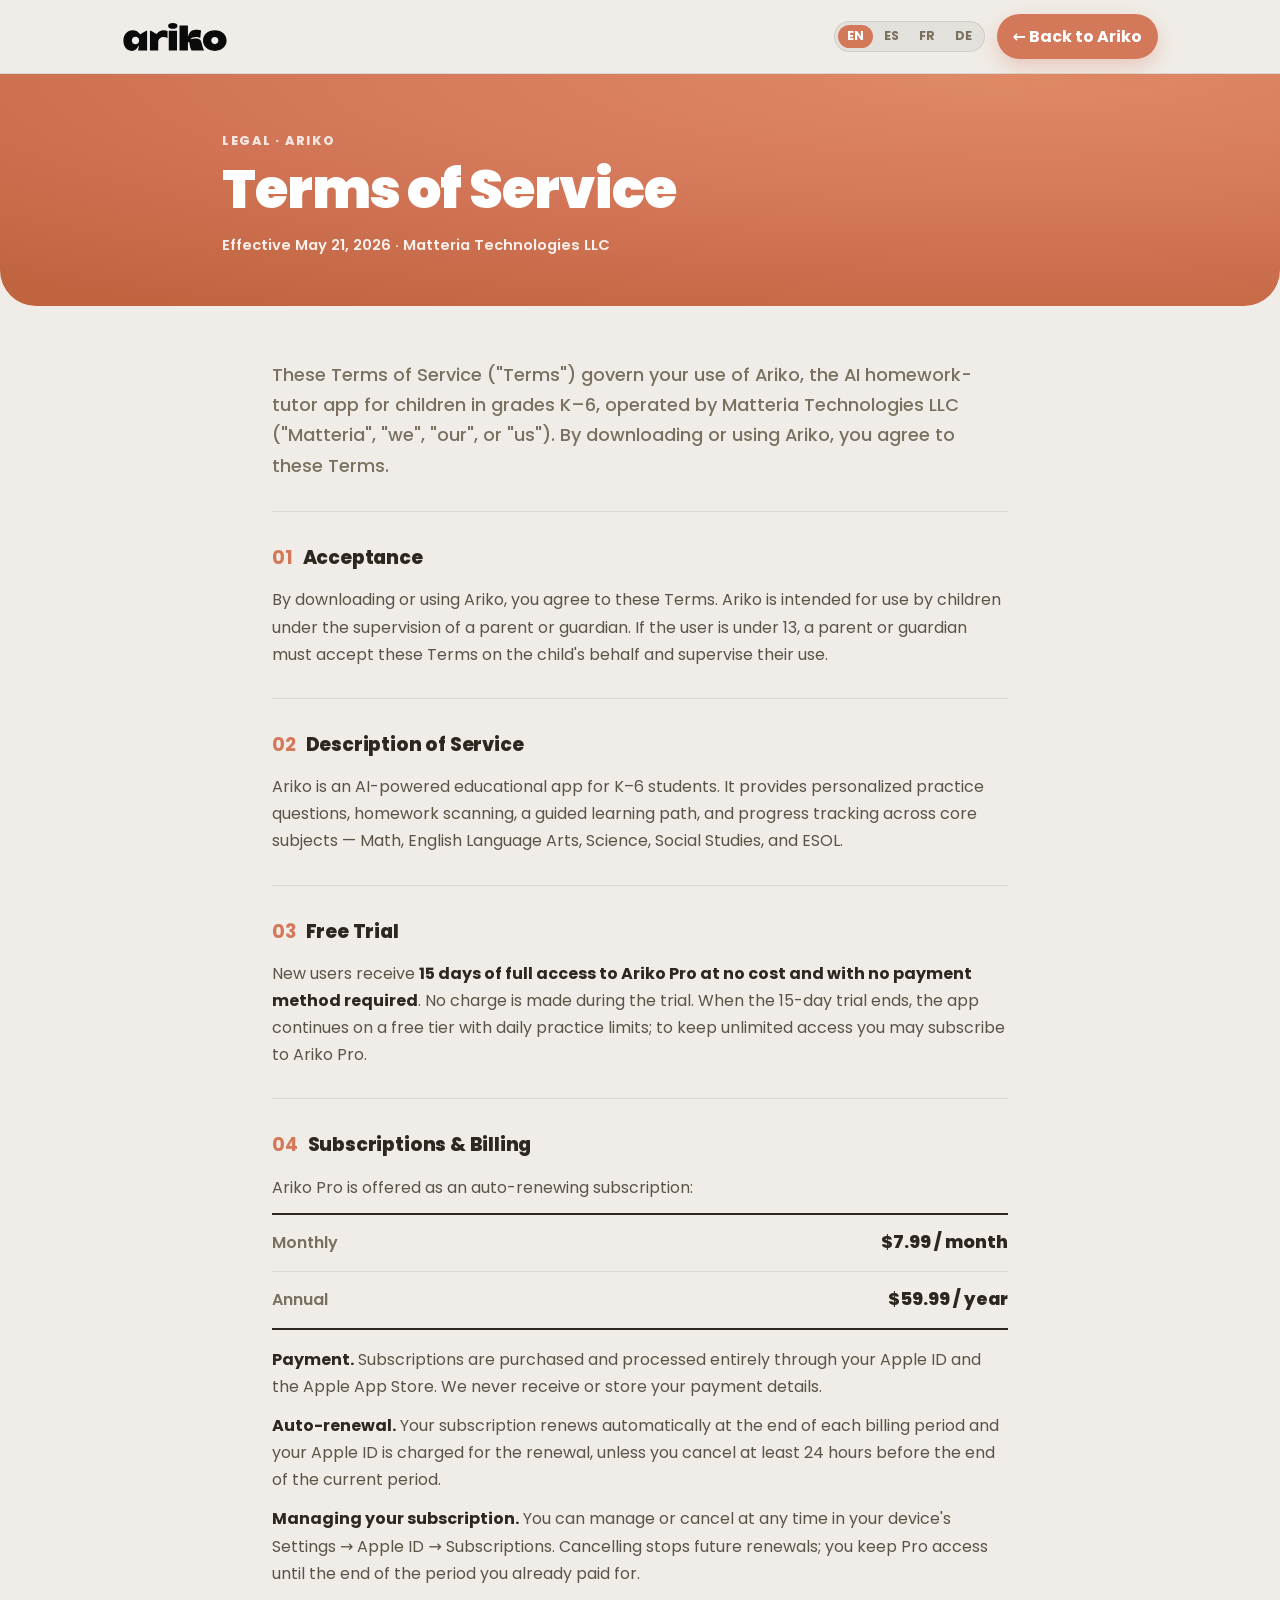
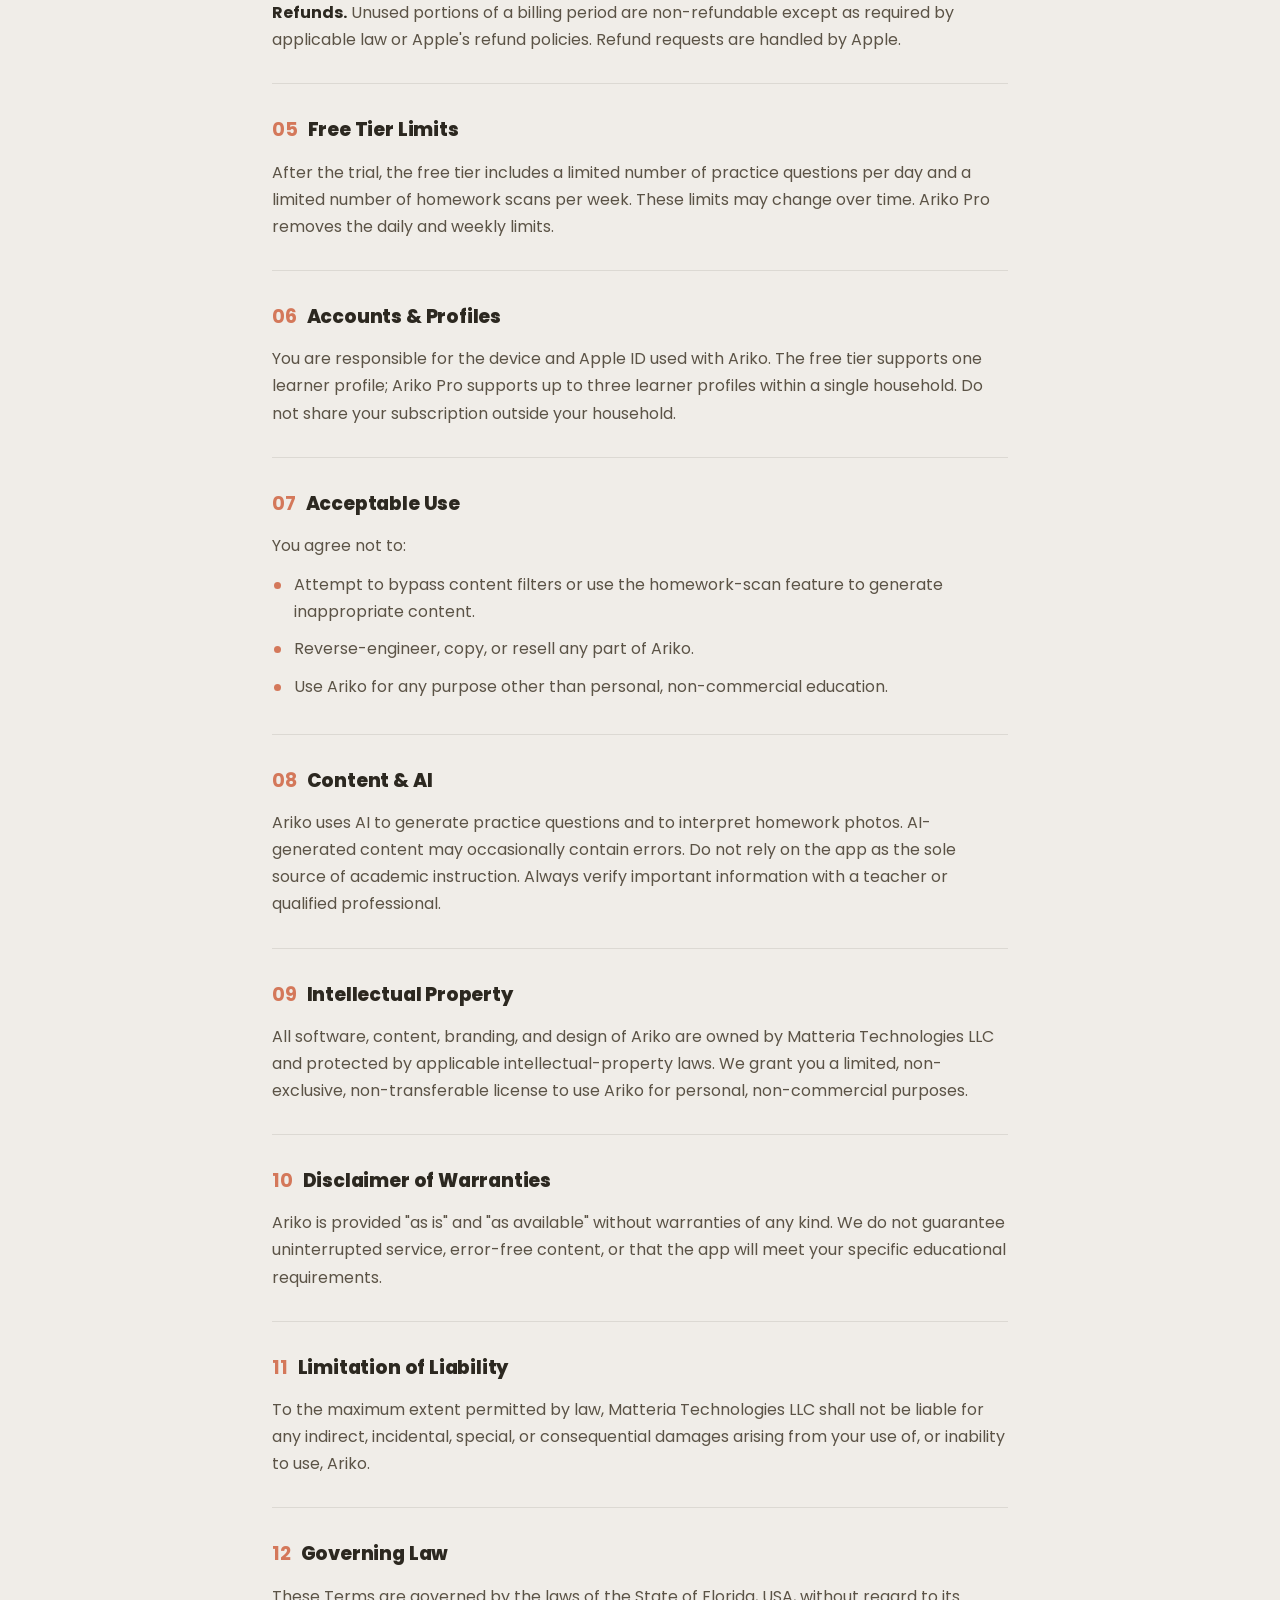
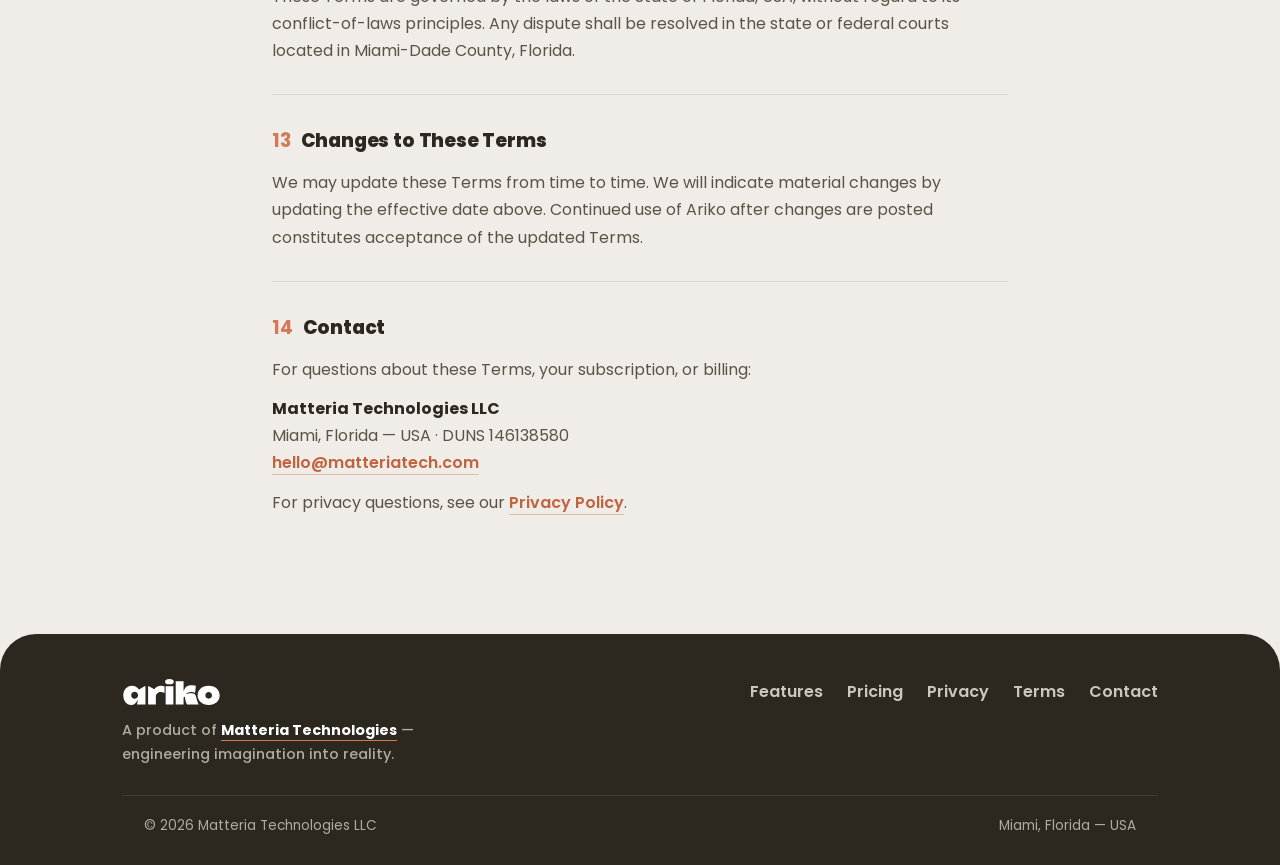
<file: ariko/terms/index.html>
<!DOCTYPE html>
<html lang="en">
<head>
<meta charset="UTF-8" />
<meta name="viewport" content="width=device-width, initial-scale=1.0" />
<title>Ariko — Terms of Service</title>
<meta name="description" content="Terms of Service for Ariko, the AI homework tutor for grades K–6 by Matteria Technologies LLC." />
<meta name="theme-color" content="#D4785A" />
<link rel="canonical" href="https://matteriatech.com/ariko/terms" />
<link rel="preconnect" href="https://fonts.googleapis.com" />
<link rel="preconnect" href="https://fonts.gstatic.com" crossorigin />
<link href="https://fonts.googleapis.com/css2?family=Poppins:wght@400;500;600;700;800;900&display=swap" rel="stylesheet" />
<style>
  :root{
    --bg:#F0EDE8; --card:#FAF8F5; --ink:#2C2820; --mid:#7A7060; --faint:#B5AFA5;
    --line:rgba(44,40,32,.10); --sage:#7BA394; --sage-deep:#5E8676; --terra:#D4785A; --terra-deep:#C0633F;
    --sun:#F2B705; --sky:#5BA3D0;
    --sans:'Poppins',-apple-system,system-ui,sans-serif;
  }
  *{margin:0;padding:0;box-sizing:border-box}
  html{scroll-behavior:smooth}
  body{font-family:var(--sans);background:var(--bg);color:var(--ink);line-height:1.7;font-weight:400;-webkit-font-smoothing:antialiased}
  a{color:inherit;text-decoration:none}
  img,svg{display:block;max-width:100%}
  ::selection{background:var(--terra);color:#fff}

  .nav{position:sticky;top:0;z-index:50;background:rgba(240,237,232,.86);backdrop-filter:blur(14px);-webkit-backdrop-filter:blur(14px);border-bottom:1px solid var(--line)}
  .nav-in{max-width:1080px;margin:0 auto;padding:14px 22px;display:flex;align-items:center;justify-content:space-between}
  .nav .logo{height:30px}
  .nav .logo img{height:100%}
  .nav-right{display:flex;align-items:center;gap:12px}
  .lang-switch{display:flex;gap:2px;background:rgba(44,40,32,.06);border:1px solid var(--line);border-radius:999px;padding:3px}
  .lang-switch button{border:none;background:none;cursor:pointer;font-family:inherit;font-weight:700;font-size:.78rem;color:var(--mid);padding:5px 9px;border-radius:999px;line-height:1;transition:background .15s ease,color .15s ease}
  .lang-switch button:hover{color:var(--ink)}
  .lang-switch button.on{background:var(--terra);color:#fff}
  .btn{display:inline-flex;align-items:center;gap:9px;font-weight:700;font-size:1rem;border-radius:999px;padding:9px 16px;cursor:pointer;border:none;transition:transform .15s ease, background .15s ease;background:var(--terra);color:#fff;box-shadow:0 8px 22px rgba(212,120,90,.32)}
  .btn:hover{background:var(--terra-deep)}
  .btn:active{transform:scale(.97)}

  .legal-hero{background:radial-gradient(120% 120% at 80% 0%, #E08A66 0%, var(--terra) 48%, var(--terra-deep) 100%);color:#fff;border-radius:0 0 36px 36px}
  .legal-hero-in{max-width:880px;margin:0 auto;padding:56px 22px 48px}
  .legal-hero .eyebrow{font-weight:800;font-size:.78rem;letter-spacing:.14em;text-transform:uppercase;color:rgba(255,255,255,.82)}
  .legal-hero h1{font-size:clamp(2.2rem,5vw,3.4rem);font-weight:900;letter-spacing:-.02em;margin-top:10px;line-height:1.05}
  .legal-hero .meta{margin-top:14px;font-weight:600;font-size:.92rem;color:rgba(255,255,255,.9)}

  .legal-body{max-width:780px;margin:0 auto;padding:54px 22px 80px}
  .legal-lead{font-size:1.12rem;color:var(--mid);font-weight:500;padding-bottom:30px;border-bottom:1px solid var(--line)}
  .sec{padding:30px 0;border-bottom:1px solid var(--line)}
  .sec:last-child{border-bottom:none}
  .sec h2{font-size:1.18rem;font-weight:800;letter-spacing:-.01em;margin-bottom:12px}
  .sec h2 .n{color:var(--terra);font-weight:700;margin-right:10px}
  .sec p{color:#5b5346;margin-bottom:12px}
  .sec p:last-child{margin-bottom:0}
  .sec ul{list-style:none;display:flex;flex-direction:column;gap:10px;margin:4px 0 4px}
  .sec li{position:relative;padding-left:22px;color:#5b5346}
  .sec li::before{content:"";position:absolute;left:2px;top:11px;width:7px;height:7px;border-radius:50%;background:var(--terra)}
  .sec a{color:var(--terra-deep);font-weight:600;border-bottom:1px solid rgba(192,99,63,.35)}
  .sec a:hover{border-bottom-color:var(--terra-deep)}
  .sec strong{color:var(--ink);font-weight:700}

  .price-sheet{border-top:2px solid var(--ink);border-bottom:2px solid var(--ink);margin:6px 0 16px}
  .price-row{display:flex;justify-content:space-between;align-items:baseline;padding:13px 0;border-bottom:1px solid var(--line)}
  .price-row:last-child{border-bottom:none}
  .price-row .k{font-weight:600;color:var(--mid)}
  .price-row .v{font-weight:800;font-size:1.1rem}

  .footer{background:var(--ink);color:rgba(244,239,231,.66);margin-top:8px;border-radius:36px 36px 0 0}
  .footer-in{max-width:1080px;margin:0 auto;padding:44px 22px 28px}
  .footer-top{display:flex;justify-content:space-between;flex-wrap:wrap;gap:24px;align-items:flex-start}
  .footer .logo img{height:28px}
  .footer .by{margin-top:12px;font-weight:500;font-size:.9rem;max-width:34ch}
  .footer .by a{color:#fff;font-weight:700;border-bottom:1px solid var(--terra)}
  .footer nav{display:flex;gap:24px;flex-wrap:wrap}
  .footer nav a{font-weight:600;color:rgba(244,239,231,.8)}
  .footer nav a:hover{color:#fff}
  .footer-base{max-width:1080px;margin:28px auto 0;padding:18px 22px 0;border-top:1px solid rgba(255,255,255,.1);font-size:.85rem;display:flex;justify-content:space-between;flex-wrap:wrap;gap:8px}

  @media(max-width:560px){.nav-in{gap:8px}.nav .btn{padding:8px 12px;font-size:.85rem}.lang-switch button{padding:5px 7px;font-size:.74rem}}
  @media(prefers-reduced-motion:reduce){*{transition:none!important;scroll-behavior:auto!important}}
</style>
</head>
<body>

<header class="nav">
  <div class="nav-in">
    <a class="logo" href="/ariko" aria-label="Ariko"><img src="../assets/ariko-logo-ink.svg" alt="Ariko"/></a>
    <div class="nav-right">
      <div class="lang-switch" role="group" aria-label="Language">
        <button type="button" data-lang="en">EN</button>
        <button type="button" data-lang="es">ES</button>
        <button type="button" data-lang="fr">FR</button>
        <button type="button" data-lang="de">DE</button>
      </div>
      <a class="btn" href="/ariko" data-i18n="back">← Back to Ariko</a>
    </div>
  </div>
</header>

<header class="legal-hero">
  <div class="legal-hero-in">
    <div class="eyebrow" data-i18n="eyebrow">Legal · Ariko</div>
    <h1 data-i18n="title">Terms of Service</h1>
    <div class="meta" data-i18n="meta">Effective May 21, 2026 · Matteria Technologies LLC</div>
  </div>
</header>

<article class="legal-body">
  <p class="legal-lead" data-i18n="lead">
    These Terms of Service ("Terms") govern your use of Ariko, the AI homework-tutor app for children
    in grades K–6, operated by Matteria Technologies LLC ("Matteria", "we", "our", or "us"). By
    downloading or using Ariko, you agree to these Terms.
  </p>

  <section class="sec">
    <h2><span class="n">01</span><span data-i18n="s1_h">Acceptance</span></h2>
    <p data-i18n="s1_p">By downloading or using Ariko, you agree to these Terms. Ariko is intended for use by children under the supervision of a parent or guardian. If the user is under 13, a parent or guardian must accept these Terms on the child's behalf and supervise their use.</p>
  </section>

  <section class="sec">
    <h2><span class="n">02</span><span data-i18n="s2_h">Description of Service</span></h2>
    <p data-i18n="s2_p">Ariko is an AI-powered educational app for K–6 students. It provides personalized practice questions, homework scanning, a guided learning path, and progress tracking across core subjects — Math, English Language Arts, Science, Social Studies, and ESOL.</p>
  </section>

  <section class="sec">
    <h2><span class="n">03</span><span data-i18n="s3_h">Free Trial</span></h2>
    <p data-i18n="s3_p">New users receive <strong>15 days of full access to Ariko Pro at no cost and with no payment method required</strong>. No charge is made during the trial. When the 15-day trial ends, the app continues on a free tier with daily practice limits; to keep unlimited access you may subscribe to Ariko Pro.</p>
  </section>

  <section class="sec">
    <h2><span class="n">04</span><span data-i18n="s4_h">Subscriptions &amp; Billing</span></h2>
    <p data-i18n="s4_p0">Ariko Pro is offered as an auto-renewing subscription:</p>
    <div class="price-sheet">
      <div class="price-row"><span class="k" data-i18n="price_monthly">Monthly</span><span class="v">$7.99 / month</span></div>
      <div class="price-row"><span class="k" data-i18n="price_annual">Annual</span><span class="v">$59.99 / year</span></div>
    </div>
    <p data-i18n="s4_p1"><strong>Payment.</strong> Subscriptions are purchased and processed entirely through your Apple ID and the Apple App Store. We never receive or store your payment details.</p>
    <p data-i18n="s4_p2"><strong>Auto-renewal.</strong> Your subscription renews automatically at the end of each billing period and your Apple ID is charged for the renewal, unless you cancel at least 24 hours before the end of the current period.</p>
    <p data-i18n="s4_p3"><strong>Managing your subscription.</strong> You can manage or cancel at any time in your device's Settings → Apple ID → Subscriptions. Cancelling stops future renewals; you keep Pro access until the end of the period you already paid for.</p>
    <p data-i18n="s4_p4"><strong>Refunds.</strong> Unused portions of a billing period are non-refundable except as required by applicable law or Apple's refund policies. Refund requests are handled by Apple.</p>
  </section>

  <section class="sec">
    <h2><span class="n">05</span><span data-i18n="s5_h">Free Tier Limits</span></h2>
    <p data-i18n="s5_p">After the trial, the free tier includes a limited number of practice questions per day and a limited number of homework scans per week. These limits may change over time. Ariko Pro removes the daily and weekly limits.</p>
  </section>

  <section class="sec">
    <h2><span class="n">06</span><span data-i18n="s6_h">Accounts &amp; Profiles</span></h2>
    <p data-i18n="s6_p">You are responsible for the device and Apple ID used with Ariko. The free tier supports one learner profile; Ariko Pro supports up to three learner profiles within a single household. Do not share your subscription outside your household.</p>
  </section>

  <section class="sec">
    <h2><span class="n">07</span><span data-i18n="s7_h">Acceptable Use</span></h2>
    <p data-i18n="s7_p">You agree not to:</p>
    <ul data-i18n="s7_list">
      <li>Attempt to bypass content filters or use the homework-scan feature to generate inappropriate content.</li>
      <li>Reverse-engineer, copy, or resell any part of Ariko.</li>
      <li>Use Ariko for any purpose other than personal, non-commercial education.</li>
    </ul>
  </section>

  <section class="sec">
    <h2><span class="n">08</span><span data-i18n="s8_h">Content &amp; AI</span></h2>
    <p data-i18n="s8_p">Ariko uses AI to generate practice questions and to interpret homework photos. AI-generated content may occasionally contain errors. Do not rely on the app as the sole source of academic instruction. Always verify important information with a teacher or qualified professional.</p>
  </section>

  <section class="sec">
    <h2><span class="n">09</span><span data-i18n="s9_h">Intellectual Property</span></h2>
    <p data-i18n="s9_p">All software, content, branding, and design of Ariko are owned by Matteria Technologies LLC and protected by applicable intellectual-property laws. We grant you a limited, non-exclusive, non-transferable license to use Ariko for personal, non-commercial purposes.</p>
  </section>

  <section class="sec">
    <h2><span class="n">10</span><span data-i18n="s10_h">Disclaimer of Warranties</span></h2>
    <p data-i18n="s10_p">Ariko is provided "as is" and "as available" without warranties of any kind. We do not guarantee uninterrupted service, error-free content, or that the app will meet your specific educational requirements.</p>
  </section>

  <section class="sec">
    <h2><span class="n">11</span><span data-i18n="s11_h">Limitation of Liability</span></h2>
    <p data-i18n="s11_p">To the maximum extent permitted by law, Matteria Technologies LLC shall not be liable for any indirect, incidental, special, or consequential damages arising from your use of, or inability to use, Ariko.</p>
  </section>

  <section class="sec">
    <h2><span class="n">12</span><span data-i18n="s12_h">Governing Law</span></h2>
    <p data-i18n="s12_p">These Terms are governed by the laws of the State of Florida, USA, without regard to its conflict-of-laws principles. Any dispute shall be resolved in the state or federal courts located in Miami-Dade County, Florida.</p>
  </section>

  <section class="sec">
    <h2><span class="n">13</span><span data-i18n="s13_h">Changes to These Terms</span></h2>
    <p data-i18n="s13_p">We may update these Terms from time to time. We will indicate material changes by updating the effective date above. Continued use of Ariko after changes are posted constitutes acceptance of the updated Terms.</p>
  </section>

  <section class="sec">
    <h2><span class="n">14</span><span data-i18n="s14_h">Contact</span></h2>
    <p data-i18n="s14_p1">For questions about these Terms, your subscription, or billing:</p>
    <p data-i18n="s14_addr">
      <strong>Matteria Technologies LLC</strong><br/>
      Miami, Florida — USA · DUNS 146138580<br/>
      <a href="mailto:hello@matteriatech.com">hello@matteriatech.com</a>
    </p>
    <p data-i18n="s14_p3">For privacy questions, see our <a href="/ariko/privacy">Privacy Policy</a>.</p>
  </section>
</article>

<footer class="footer">
  <div class="footer-in">
    <div class="footer-top">
      <div>
        <a class="logo" href="/ariko" aria-label="Ariko"><img src="../assets/ariko-logo.svg" alt="Ariko"/></a>
        <div class="by" data-i18n="foot_by">A product of <a href="/">Matteria Technologies</a> — engineering imagination into reality.</div>
      </div>
      <nav>
        <a href="/ariko#features" data-i18n="foot_features">Features</a>
        <a href="/ariko#get" data-i18n="foot_pricing">Pricing</a>
        <a href="/ariko/privacy" data-i18n="foot_privacy">Privacy</a>
        <a href="/ariko/terms" aria-current="page" data-i18n="foot_terms">Terms</a>
        <a href="mailto:hello@matteriatech.com" data-i18n="foot_contact">Contact</a>
      </nav>
    </div>
    <div class="footer-base">
      <span>© 2026 Matteria Technologies LLC</span>
      <span>Miami, Florida — USA</span>
    </div>
  </div>
</footer>

<script>
(function(){
  var I18N = {
    en:{ back:"← Back to Ariko", eyebrow:"Legal · Ariko", title:"Terms of Service", meta:"Effective May 21, 2026 · Matteria Technologies LLC",
      lead:"These Terms of Service (\"Terms\") govern your use of Ariko, the AI homework-tutor app for children in grades K–6, operated by Matteria Technologies LLC (\"Matteria\", \"we\", \"our\", or \"us\"). By downloading or using Ariko, you agree to these Terms.",
      s1_h:"Acceptance", s1_p:"By downloading or using Ariko, you agree to these Terms. Ariko is intended for use by children under the supervision of a parent or guardian. If the user is under 13, a parent or guardian must accept these Terms on the child's behalf and supervise their use.",
      s2_h:"Description of Service", s2_p:"Ariko is an AI-powered educational app for K–6 students. It provides personalized practice questions, homework scanning, a guided learning path, and progress tracking across core subjects — Math, English Language Arts, Science, Social Studies, and ESOL.",
      s3_h:"Free Trial", s3_p:"New users receive <strong>15 days of full access to Ariko Pro at no cost and with no payment method required</strong>. No charge is made during the trial. When the 15-day trial ends, the app continues on a free tier with daily practice limits; to keep unlimited access you may subscribe to Ariko Pro.",
      s4_h:"Subscriptions &amp; Billing", s4_p0:"Ariko Pro is offered as an auto-renewing subscription:", price_monthly:"Monthly", price_annual:"Annual",
      s4_p1:"<strong>Payment.</strong> Subscriptions are purchased and processed entirely through your Apple ID and the Apple App Store. We never receive or store your payment details.",
      s4_p2:"<strong>Auto-renewal.</strong> Your subscription renews automatically at the end of each billing period and your Apple ID is charged for the renewal, unless you cancel at least 24 hours before the end of the current period.",
      s4_p3:"<strong>Managing your subscription.</strong> You can manage or cancel at any time in your device's Settings → Apple ID → Subscriptions. Cancelling stops future renewals; you keep Pro access until the end of the period you already paid for.",
      s4_p4:"<strong>Refunds.</strong> Unused portions of a billing period are non-refundable except as required by applicable law or Apple's refund policies. Refund requests are handled by Apple.",
      s5_h:"Free Tier Limits", s5_p:"After the trial, the free tier includes a limited number of practice questions per day and a limited number of homework scans per week. These limits may change over time. Ariko Pro removes the daily and weekly limits.",
      s6_h:"Accounts &amp; Profiles", s6_p:"You are responsible for the device and Apple ID used with Ariko. The free tier supports one learner profile; Ariko Pro supports up to three learner profiles within a single household. Do not share your subscription outside your household.",
      s7_h:"Acceptable Use", s7_p:"You agree not to:", s7_list:"<li>Attempt to bypass content filters or use the homework-scan feature to generate inappropriate content.</li><li>Reverse-engineer, copy, or resell any part of Ariko.</li><li>Use Ariko for any purpose other than personal, non-commercial education.</li>",
      s8_h:"Content &amp; AI", s8_p:"Ariko uses AI to generate practice questions and to interpret homework photos. AI-generated content may occasionally contain errors. Do not rely on the app as the sole source of academic instruction. Always verify important information with a teacher or qualified professional.",
      s9_h:"Intellectual Property", s9_p:"All software, content, branding, and design of Ariko are owned by Matteria Technologies LLC and protected by applicable intellectual-property laws. We grant you a limited, non-exclusive, non-transferable license to use Ariko for personal, non-commercial purposes.",
      s10_h:"Disclaimer of Warranties", s10_p:"Ariko is provided \"as is\" and \"as available\" without warranties of any kind. We do not guarantee uninterrupted service, error-free content, or that the app will meet your specific educational requirements.",
      s11_h:"Limitation of Liability", s11_p:"To the maximum extent permitted by law, Matteria Technologies LLC shall not be liable for any indirect, incidental, special, or consequential damages arising from your use of, or inability to use, Ariko.",
      s12_h:"Governing Law", s12_p:"These Terms are governed by the laws of the State of Florida, USA, without regard to its conflict-of-laws principles. Any dispute shall be resolved in the state or federal courts located in Miami-Dade County, Florida.",
      s13_h:"Changes to These Terms", s13_p:"We may update these Terms from time to time. We will indicate material changes by updating the effective date above. Continued use of Ariko after changes are posted constitutes acceptance of the updated Terms.",
      s14_h:"Contact", s14_p1:"For questions about these Terms, your subscription, or billing:",
      s14_addr:"<strong>Matteria Technologies LLC</strong><br/>Miami, Florida — USA · DUNS 146138580<br/><a href=\"mailto:hello@matteriatech.com\">hello@matteriatech.com</a>",
      s14_p3:"For privacy questions, see our <a href=\"/ariko/privacy\">Privacy Policy</a>.",
      foot_by:"A product of <a href=\"/\">Matteria Technologies</a> — engineering imagination into reality.",
      foot_features:"Features", foot_pricing:"Pricing", foot_privacy:"Privacy", foot_terms:"Terms", foot_contact:"Contact",
      _title:"Ariko — Terms of Service" },
    es:{ back:"← Volver a Ariko", eyebrow:"Legal · Ariko", title:"Términos del servicio", meta:"En vigor el 21 de mayo de 2026 · Matteria Technologies LLC",
      lead:"Estos Términos del servicio (\"Términos\") rigen tu uso de Ariko, la app de tutoría de tareas con IA para niños de K–6, operada por Matteria Technologies LLC (\"Matteria\", \"nosotros\"). Al descargar o usar Ariko, aceptas estos Términos.",
      s1_h:"Aceptación", s1_p:"Al descargar o usar Ariko, aceptas estos Términos. Ariko está pensada para uso de niños bajo la supervisión de un padre, madre o tutor. Si el usuario es menor de 13 años, un padre, madre o tutor debe aceptar estos Términos en su nombre y supervisar su uso.",
      s2_h:"Descripción del servicio", s2_p:"Ariko es una app educativa con IA para estudiantes de K–6. Ofrece preguntas de práctica personalizadas, escaneo de tareas, una ruta de aprendizaje guiada y seguimiento del progreso en las materias principales — Matemáticas, Lengua y Literatura, Ciencias, Estudios Sociales y ESOL.",
      s3_h:"Prueba gratuita", s3_p:"Los nuevos usuarios reciben <strong>15 días de acceso completo a Ariko Pro sin coste y sin necesidad de método de pago</strong>. No se realiza ningún cargo durante la prueba. Cuando terminan los 15 días, la app continúa en un plan gratuito con límites diarios de práctica; para mantener el acceso ilimitado puedes suscribirte a Ariko Pro.",
      s4_h:"Suscripciones y facturación", s4_p0:"Ariko Pro se ofrece como suscripción de renovación automática:", price_monthly:"Mensual", price_annual:"Anual",
      s4_p1:"<strong>Pago.</strong> Las suscripciones se compran y procesan íntegramente a través de tu Apple ID y la App Store de Apple. Nunca recibimos ni almacenamos tus datos de pago.",
      s4_p2:"<strong>Renovación automática.</strong> Tu suscripción se renueva automáticamente al final de cada periodo de facturación y se cobra a tu Apple ID, salvo que canceles al menos 24 horas antes del final del periodo en curso.",
      s4_p3:"<strong>Gestionar tu suscripción.</strong> Puedes gestionarla o cancelarla en cualquier momento en Ajustes → Apple ID → Suscripciones de tu dispositivo. Cancelar detiene las renovaciones futuras; conservas el acceso Pro hasta el final del periodo ya pagado.",
      s4_p4:"<strong>Reembolsos.</strong> Las partes no usadas de un periodo de facturación no son reembolsables, salvo que lo exija la ley aplicable o las políticas de reembolso de Apple. Las solicitudes de reembolso las gestiona Apple.",
      s5_h:"Límites del plan gratuito", s5_p:"Tras la prueba, el plan gratuito incluye un número limitado de preguntas de práctica al día y un número limitado de escaneos de tarea por semana. Estos límites pueden cambiar con el tiempo. Ariko Pro elimina los límites diarios y semanales.",
      s6_h:"Cuentas y perfiles", s6_p:"Eres responsable del dispositivo y del Apple ID usados con Ariko. El plan gratuito admite un perfil de estudiante; Ariko Pro admite hasta tres perfiles dentro de un mismo hogar. No compartas tu suscripción fuera de tu hogar.",
      s7_h:"Uso aceptable", s7_p:"Te comprometes a no:", s7_list:"<li>Intentar eludir los filtros de contenido ni usar el escaneo de tareas para generar contenido inapropiado.</li><li>Aplicar ingeniería inversa, copiar o revender cualquier parte de Ariko.</li><li>Usar Ariko con un fin distinto a la educación personal y no comercial.</li>",
      s8_h:"Contenido e IA", s8_p:"Ariko usa IA para generar preguntas de práctica e interpretar fotos de tareas. El contenido generado por IA puede contener errores en ocasiones. No dependas de la app como única fuente de instrucción académica. Verifica siempre la información importante con un docente o profesional cualificado.",
      s9_h:"Propiedad intelectual", s9_p:"Todo el software, el contenido, la marca y el diseño de Ariko son propiedad de Matteria Technologies LLC y están protegidos por las leyes de propiedad intelectual aplicables. Te concedemos una licencia limitada, no exclusiva e intransferible para usar Ariko con fines personales y no comerciales.",
      s10_h:"Renuncia de garantías", s10_p:"Ariko se ofrece \"tal cual\" y \"según disponibilidad\", sin garantías de ningún tipo. No garantizamos un servicio ininterrumpido, contenido sin errores ni que la app satisfaga tus requisitos educativos concretos.",
      s11_h:"Limitación de responsabilidad", s11_p:"En la máxima medida permitida por la ley, Matteria Technologies LLC no será responsable de daños indirectos, incidentales, especiales o consecuentes derivados de tu uso de Ariko o de la imposibilidad de usarla.",
      s12_h:"Ley aplicable", s12_p:"Estos Términos se rigen por las leyes del Estado de Florida, EE. UU., sin tener en cuenta sus normas de conflicto de leyes. Cualquier disputa se resolverá en los tribunales estatales o federales del condado de Miami-Dade, Florida.",
      s13_h:"Cambios en estos Términos", s13_p:"Podemos actualizar estos Términos de vez en cuando. Indicaremos los cambios importantes actualizando la fecha de entrada en vigor anterior. El uso continuado de Ariko tras la publicación de los cambios constituye la aceptación de los Términos actualizados.",
      s14_h:"Contacto", s14_p1:"Para preguntas sobre estos Términos, tu suscripción o la facturación:",
      s14_addr:"<strong>Matteria Technologies LLC</strong><br/>Miami, Florida — EE. UU. · DUNS 146138580<br/><a href=\"mailto:hello@matteriatech.com\">hello@matteriatech.com</a>",
      s14_p3:"Para preguntas sobre privacidad, consulta nuestra <a href=\"/ariko/privacy\">Política de privacidad</a>.",
      foot_by:"Un producto de <a href=\"/\">Matteria Technologies</a> — convertimos la imaginación en realidad.",
      foot_features:"Funciones", foot_pricing:"Precios", foot_privacy:"Privacidad", foot_terms:"Términos", foot_contact:"Contacto",
      _title:"Ariko — Términos del servicio" },
    fr:{ back:"← Retour à Ariko", eyebrow:"Légal · Ariko", title:"Conditions d'utilisation", meta:"En vigueur le 21 mai 2026 · Matteria Technologies LLC",
      lead:"Ces Conditions d'utilisation (\"Conditions\") régissent ton utilisation de Ariko, l'app de tutorat des devoirs par IA pour les enfants de la maternelle au CM2, exploitée par Matteria Technologies LLC (\"Matteria\", \"nous\"). En téléchargeant ou en utilisant Ariko, tu acceptes ces Conditions.",
      s1_h:"Acceptation", s1_p:"En téléchargeant ou en utilisant Ariko, tu acceptes ces Conditions. Ariko est destinée à être utilisée par des enfants sous la supervision d'un parent ou tuteur. Si l'utilisateur a moins de 13 ans, un parent ou tuteur doit accepter ces Conditions en son nom et superviser son utilisation.",
      s2_h:"Description du service", s2_p:"Ariko est une app éducative dotée d'IA pour les élèves de la maternelle au CM2. Elle propose des exercices personnalisés, le scan des devoirs, un parcours d'apprentissage guidé et un suivi des progrès dans les matières principales — maths, français, sciences, histoire-géo et ESOL.",
      s3_h:"Essai gratuit", s3_p:"Les nouveaux utilisateurs reçoivent <strong>15 jours d'accès complet à Ariko Pro gratuitement et sans moyen de paiement requis</strong>. Aucun montant n'est prélevé pendant l'essai. À la fin des 15 jours, l'app continue avec une offre gratuite assortie de limites quotidiennes ; pour conserver un accès illimité, tu peux t'abonner à Ariko Pro.",
      s4_h:"Abonnements et facturation", s4_p0:"Ariko Pro est proposé sous forme d'abonnement à renouvellement automatique :", price_monthly:"Mensuel", price_annual:"Annuel",
      s4_p1:"<strong>Paiement.</strong> Les abonnements sont achetés et traités entièrement via ton identifiant Apple et l'App Store d'Apple. Nous ne recevons ni ne stockons jamais tes coordonnées de paiement.",
      s4_p2:"<strong>Renouvellement automatique.</strong> Ton abonnement se renouvelle automatiquement à la fin de chaque période de facturation et ton identifiant Apple est débité, sauf si tu annules au moins 24 heures avant la fin de la période en cours.",
      s4_p3:"<strong>Gérer ton abonnement.</strong> Tu peux le gérer ou l'annuler à tout moment dans Réglages → Identifiant Apple → Abonnements de ton appareil. L'annulation arrête les renouvellements futurs ; tu conserves l'accès Pro jusqu'à la fin de la période déjà payée.",
      s4_p4:"<strong>Remboursements.</strong> Les portions non utilisées d'une période de facturation ne sont pas remboursables, sauf si la loi applicable ou les politiques de remboursement d'Apple l'exigent. Les demandes de remboursement sont gérées par Apple.",
      s5_h:"Limites de l'offre gratuite", s5_p:"Après l'essai, l'offre gratuite comprend un nombre limité d'exercices par jour et un nombre limité de scans de devoirs par semaine. Ces limites peuvent évoluer. Ariko Pro supprime les limites quotidiennes et hebdomadaires.",
      s6_h:"Comptes et profils", s6_p:"Tu es responsable de l'appareil et de l'identifiant Apple utilisés avec Ariko. L'offre gratuite prend en charge un profil d'élève ; Ariko Pro prend en charge jusqu'à trois profils au sein d'un même foyer. Ne partage pas ton abonnement en dehors de ton foyer.",
      s7_h:"Utilisation acceptable", s7_p:"Tu t'engages à ne pas :", s7_list:"<li>Tenter de contourner les filtres de contenu ni utiliser le scan des devoirs pour générer du contenu inapproprié.</li><li>Faire de l'ingénierie inverse, copier ou revendre toute partie de Ariko.</li><li>Utiliser Ariko à d'autres fins que l'éducation personnelle et non commerciale.</li>",
      s8_h:"Contenu et IA", s8_p:"Ariko utilise l'IA pour générer des exercices et interpréter les photos de devoirs. Le contenu généré par IA peut parfois contenir des erreurs. Ne considère pas l'app comme l'unique source d'enseignement. Vérifie toujours les informations importantes auprès d'un enseignant ou d'un professionnel qualifié.",
      s9_h:"Propriété intellectuelle", s9_p:"L'ensemble du logiciel, du contenu, de la marque et du design de Ariko appartient à Matteria Technologies LLC et est protégé par les lois applicables sur la propriété intellectuelle. Nous t'accordons une licence limitée, non exclusive et non transférable pour utiliser Ariko à des fins personnelles et non commerciales.",
      s10_h:"Exclusion de garanties", s10_p:"Ariko est fournie \"en l'état\" et \"selon disponibilité\", sans garantie d'aucune sorte. Nous ne garantissons pas un service ininterrompu, un contenu sans erreur, ni que l'app réponde à tes exigences éducatives particulières.",
      s11_h:"Limitation de responsabilité", s11_p:"Dans toute la mesure permise par la loi, Matteria Technologies LLC ne saurait être tenue responsable des dommages indirects, accessoires, spéciaux ou consécutifs découlant de ton utilisation de Ariko ou de l'impossibilité de l'utiliser.",
      s12_h:"Loi applicable", s12_p:"Ces Conditions sont régies par les lois de l'État de Floride, États-Unis, sans égard à ses règles de conflit de lois. Tout litige sera résolu devant les tribunaux d'État ou fédéraux du comté de Miami-Dade, Floride.",
      s13_h:"Modifications de ces Conditions", s13_p:"Nous pouvons mettre à jour ces Conditions de temps à autre. Nous indiquerons les changements importants en mettant à jour la date d'entrée en vigueur ci-dessus. L'utilisation continue de Ariko après la publication des changements vaut acceptation des Conditions mises à jour.",
      s14_h:"Contact", s14_p1:"Pour toute question sur ces Conditions, ton abonnement ou la facturation :",
      s14_addr:"<strong>Matteria Technologies LLC</strong><br/>Miami, Floride — États-Unis · DUNS 146138580<br/><a href=\"mailto:hello@matteriatech.com\">hello@matteriatech.com</a>",
      s14_p3:"Pour les questions de confidentialité, consulte notre <a href=\"/ariko/privacy\">Politique de confidentialité</a>.",
      foot_by:"Un produit de <a href=\"/\">Matteria Technologies</a> — l'imagination devient réalité.",
      foot_features:"Fonctions", foot_pricing:"Tarifs", foot_privacy:"Confidentialité", foot_terms:"Conditions", foot_contact:"Contact",
      _title:"Ariko — Conditions d'utilisation" },
    de:{ back:"← Zurück zu Ariko", eyebrow:"Rechtliches · Ariko", title:"Nutzungsbedingungen", meta:"Gültig ab 21. Mai 2026 · Matteria Technologies LLC",
      lead:"Diese Nutzungsbedingungen (\"Bedingungen\") regeln deine Nutzung von Ariko, der KI-Hausaufgaben-App für Kinder der Klassen K–6, betrieben von Matteria Technologies LLC (\"Matteria\", \"wir\"). Mit dem Herunterladen oder Nutzen von Ariko stimmst du diesen Bedingungen zu.",
      s1_h:"Annahme", s1_p:"Mit dem Herunterladen oder Nutzen von Ariko stimmst du diesen Bedingungen zu. Ariko ist für die Nutzung durch Kinder unter Aufsicht eines Elternteils oder Erziehungsberechtigten bestimmt. Ist der Nutzer unter 13, muss ein Elternteil oder Erziehungsberechtigter diese Bedingungen im Namen des Kindes annehmen und die Nutzung beaufsichtigen.",
      s2_h:"Beschreibung des Dienstes", s2_p:"Ariko ist eine KI-gestützte Lern-App für Schülerinnen und Schüler der Klassen K–6. Sie bietet personalisierte Übungsfragen, das Scannen von Hausaufgaben, einen geführten Lernpfad und die Fortschrittsverfolgung in den Kernfächern — Mathe, Sprache, Naturwissenschaften, Sachkunde und ESOL.",
      s3_h:"Kostenlose Testphase", s3_p:"Neue Nutzer erhalten <strong>15 Tage vollen Zugriff auf Ariko Pro kostenlos und ohne Zahlungsmethode</strong>. Während der Testphase wird nichts berechnet. Nach Ablauf der 15 Tage läuft die App in einer Gratis-Stufe mit täglichen Übungsgrenzen weiter; für unbegrenzten Zugriff kannst du Ariko Pro abonnieren.",
      s4_h:"Abonnements &amp; Abrechnung", s4_p0:"Ariko Pro wird als automatisch verlängerndes Abonnement angeboten:", price_monthly:"Monatlich", price_annual:"Jährlich",
      s4_p1:"<strong>Zahlung.</strong> Abonnements werden vollständig über deine Apple-ID und den Apple App Store gekauft und abgewickelt. Wir erhalten oder speichern niemals deine Zahlungsdaten.",
      s4_p2:"<strong>Automatische Verlängerung.</strong> Dein Abo verlängert sich automatisch am Ende jedes Abrechnungszeitraums und deine Apple-ID wird belastet, sofern du nicht mindestens 24 Stunden vor Ende des laufenden Zeitraums kündigst.",
      s4_p3:"<strong>Abo verwalten.</strong> Du kannst es jederzeit unter Einstellungen → Apple-ID → Abonnements auf deinem Gerät verwalten oder kündigen. Eine Kündigung stoppt künftige Verlängerungen; der Pro-Zugang bleibt bis zum Ende des bereits bezahlten Zeitraums erhalten.",
      s4_p4:"<strong>Erstattungen.</strong> Nicht genutzte Teile eines Abrechnungszeitraums sind nicht erstattungsfähig, außer wenn dies gesetzlich oder durch Apples Erstattungsrichtlinien vorgeschrieben ist. Erstattungsanfragen werden von Apple bearbeitet.",
      s5_h:"Grenzen der Gratis-Stufe", s5_p:"Nach der Testphase umfasst die Gratis-Stufe eine begrenzte Anzahl an Übungsfragen pro Tag und eine begrenzte Anzahl an Hausaufgaben-Scans pro Woche. Diese Grenzen können sich mit der Zeit ändern. Ariko Pro hebt die täglichen und wöchentlichen Grenzen auf.",
      s6_h:"Konten &amp; Profile", s6_p:"Du bist für das Gerät und die mit Ariko genutzte Apple-ID verantwortlich. Die Gratis-Stufe unterstützt ein Lernprofil; Ariko Pro unterstützt bis zu drei Lernprofile innerhalb eines Haushalts. Teile dein Abo nicht außerhalb deines Haushalts.",
      s7_h:"Zulässige Nutzung", s7_p:"Du verpflichtest dich, Folgendes zu unterlassen:", s7_list:"<li>Zu versuchen, Inhaltsfilter zu umgehen oder die Scan-Funktion zu nutzen, um unangemessene Inhalte zu erzeugen.</li><li>Teile von Ariko per Reverse Engineering nachzubauen, zu kopieren oder weiterzuverkaufen.</li><li>Ariko für andere Zwecke als die persönliche, nicht kommerzielle Bildung zu nutzen.</li>",
      s8_h:"Inhalte &amp; KI", s8_p:"Ariko nutzt KI, um Übungsfragen zu erzeugen und Hausaufgaben-Fotos zu interpretieren. KI-generierte Inhalte können gelegentlich Fehler enthalten. Verlasse dich nicht allein auf die App als Quelle des Lernens. Überprüfe wichtige Informationen stets mit einer Lehrkraft oder einer qualifizierten Fachperson.",
      s9_h:"Geistiges Eigentum", s9_p:"Sämtliche Software, Inhalte, Marken und das Design von Ariko sind Eigentum von Matteria Technologies LLC und durch die geltenden Gesetze zum geistigen Eigentum geschützt. Wir gewähren dir eine eingeschränkte, nicht exklusive, nicht übertragbare Lizenz zur Nutzung von Ariko für persönliche, nicht kommerzielle Zwecke.",
      s10_h:"Gewährleistungsausschluss", s10_p:"Ariko wird \"wie besehen\" und \"wie verfügbar\" ohne jegliche Gewährleistung bereitgestellt. Wir garantieren keinen ununterbrochenen Dienst, keine fehlerfreien Inhalte und nicht, dass die App deinen spezifischen Lernanforderungen entspricht.",
      s11_h:"Haftungsbeschränkung", s11_p:"Soweit gesetzlich zulässig, haftet Matteria Technologies LLC nicht für indirekte, beiläufige, besondere oder Folgeschäden, die aus deiner Nutzung von Ariko oder der Unmöglichkeit der Nutzung entstehen.",
      s12_h:"Geltendes Recht", s12_p:"Diese Bedingungen unterliegen dem Recht des US-Bundesstaates Florida, ohne Berücksichtigung kollisionsrechtlicher Vorschriften. Streitigkeiten werden vor den Staats- oder Bundesgerichten im Miami-Dade County, Florida, beigelegt.",
      s13_h:"Änderungen dieser Bedingungen", s13_p:"Wir können diese Bedingungen von Zeit zu Zeit aktualisieren. Wesentliche Änderungen kennzeichnen wir durch Aktualisierung des oben genannten Datums. Die fortgesetzte Nutzung von Ariko nach Veröffentlichung der Änderungen gilt als Annahme der aktualisierten Bedingungen.",
      s14_h:"Kontakt", s14_p1:"Bei Fragen zu diesen Bedingungen, deinem Abo oder der Abrechnung:",
      s14_addr:"<strong>Matteria Technologies LLC</strong><br/>Miami, Florida — USA · DUNS 146138580<br/><a href=\"mailto:hello@matteriatech.com\">hello@matteriatech.com</a>",
      s14_p3:"Bei Datenschutzfragen siehe unsere <a href=\"/ariko/privacy\">Datenschutzerklärung</a>.",
      foot_by:"Ein Produkt von <a href=\"/\">Matteria Technologies</a> — Vorstellungskraft wird Wirklichkeit.",
      foot_features:"Funktionen", foot_pricing:"Preise", foot_privacy:"Datenschutz", foot_terms:"AGB", foot_contact:"Kontakt",
      _title:"Ariko — Nutzungsbedingungen" }
  };
  var SUPPORTED=["en","es","fr","de"];
  function apply(lang){
    if(SUPPORTED.indexOf(lang)<0) lang="en";
    var d=I18N[lang]; document.documentElement.lang=lang;
    if(d._title) document.title=d._title;
    document.querySelectorAll("[data-i18n]").forEach(function(el){var k=el.getAttribute("data-i18n"); if(d[k]!=null) el.innerHTML=d[k];});
    document.querySelectorAll(".lang-switch button").forEach(function(b){b.classList.toggle("on", b.getAttribute("data-lang")===lang);});
    try{localStorage.setItem("mt_lang",lang);}catch(e){}
  }
  function init(){
    var s=null; try{s=localStorage.getItem("mt_lang");}catch(e){}
    var lang=s||(navigator.language||"en").slice(0,2).toLowerCase();
    if(SUPPORTED.indexOf(lang)<0) lang="en";
    apply(lang);
    document.querySelectorAll(".lang-switch button").forEach(function(b){b.addEventListener("click",function(){apply(b.getAttribute("data-lang"));});});
  }
  if(document.readyState!=="loading") init(); else document.addEventListener("DOMContentLoaded",init);
})();
</script>

</body>
</html>
</file>
<file: assets/styles.css>
:root {
    --bg: #ffffff;
    --bg-alt: #f2f2f2;
    --bg-mid: #e5e5e5;
    --bg-dark: #000000;
    --ink: #000000;
    --ink-soft: #333333;
    --ink-dim: #6b6b6b;
    --ink-faint: #b3b3b3;
    --line: #d9d9d9;
    --line-soft: #ececec;
    --accent: #f50537;
    --accent-dark: #cc0029;
  }

  * { margin: 0; padding: 0; box-sizing: border-box; }
  html { scroll-behavior: smooth; }

  body {
    background: var(--bg);
    color: var(--ink);
    font-family: 'Barlow', sans-serif;
    font-weight: 400;
    font-size: 16px;
    line-height: 1.5;
    overflow-x: hidden;
    -webkit-font-smoothing: antialiased;
    -moz-osx-font-smoothing: grayscale;
  }

  /* === SCROLL PROGRESS BAR === */
  .scroll-progress {
    position: fixed;
    top: 0;
    left: 0;
    width: 0;
    height: 2px;
    background: var(--accent);
    z-index: 200;
    transition: width 0.1s ease-out;
  }

  /* === TOP UTILITY BAR === */
  .top-bar {
    position: fixed;
    top: 0;
    left: 0;
    right: 0;
    height: 32px;
    background: #0a0a0a;
    color: #fff;
    display: flex;
    align-items: center;
    justify-content: space-between;
    padding: 0 24px;
    font-family: 'Barlow', sans-serif;
    font-size: 11px;
    letter-spacing: 0.04em;
    z-index: 150;
  }

  .top-bar-left, .top-bar-right {
    display: flex;
    gap: 24px;
    align-items: center;
  }

  .top-bar a {
    color: #fff;
    text-decoration: none;
    opacity: 0.75;
    transition: opacity 0.2s;
  }

  .top-bar a:hover { opacity: 1; }

  .top-bar .dot {
    width: 5px;
    height: 5px;
    background: var(--accent);
    border-radius: 50%;
    box-shadow: 0 0 6px var(--accent);
    animation: blink 2s ease-in-out infinite;
  }

  @keyframes blink {
    0%, 100% { opacity: 1; }
    50% { opacity: 0.4; }
  }

  /* === MAIN NAV === */
  nav.main-nav {
    position: fixed;
    top: 32px;
    left: 0;
    right: 0;
    z-index: 100;
    background: rgba(255, 255, 255, 0.98);
    backdrop-filter: blur(12px);
    -webkit-backdrop-filter: blur(12px);
    border-bottom: 1px solid var(--line-soft);
    height: 64px;
  }

  .nav-inner {
    height: 100%;
    display: flex;
    align-items: center;
    justify-content: space-between;
    padding: 0 24px;
    max-width: none;
  }

  .logo {
    display: flex;
    align-items: center;
    gap: 16px;
    text-decoration: none;
    color: var(--ink);
  }

  /* M with orbiting dot logo */
  .logo-mark {
    position: relative;
    width: 36px;
    height: 36px;
    display: flex;
    align-items: center;
    justify-content: center;
  }

  .logo-mark .m-char {
    font-family: 'Barlow Semi Condensed', sans-serif;
    font-weight: 600;
    font-size: 22px;
    line-height: 1;
    letter-spacing: -0.04em;
    color: var(--ink);
  }

  .logo-mark .orbit-ring {
    position: absolute;
    inset: 0;
    border: 1px solid var(--line);
    border-radius: 50%;
    animation: orbitSpin 8s linear infinite;
  }

  .logo-mark .orbit-ring::before {
    content: '';
    position: absolute;
    top: -2px;
    left: 50%;
    transform: translateX(-50%);
    width: 4px;
    height: 4px;
    background: var(--accent);
    border-radius: 50%;
    box-shadow: 0 0 6px var(--accent);
  }

  @keyframes orbitSpin {
    from { transform: rotate(0deg); }
    to { transform: rotate(360deg); }
  }

  .logo-text {
    font-family: 'Barlow Semi Condensed', sans-serif;
    font-size: 15px;
    font-weight: 600;
    letter-spacing: 0.06em;
    text-transform: uppercase;
  }

  .nav-center {
    display: flex;
    gap: 36px;
    list-style: none;
    align-items: center;
  }

  .nav-center a {
    font-family: 'Barlow', sans-serif;
    font-size: 14px;
    font-weight: 500;
    color: var(--ink);
    text-decoration: none;
    position: relative;
    padding: 4px 0;
  }

  .nav-center a::after {
    content: '';
    position: absolute;
    bottom: -2px;
    left: 0;
    width: 0;
    height: 2px;
    background: var(--accent);
    transition: width 0.3s ease;
  }

  .nav-center a:hover::after { width: 100%; }

  .nav-right {
    display: flex;
    align-items: center;
    gap: 20px;
  }

  .nav-search, .nav-menu-btn {
    background: none;
    border: none;
    cursor: pointer;
    padding: 8px;
    display: flex;
    align-items: center;
    gap: 8px;
    font-family: 'Barlow', sans-serif;
    font-size: 13px;
    font-weight: 500;
    color: var(--ink);
  }

  .nav-menu-btn {
    border-left: 1px solid var(--line);
    padding-left: 20px;
  }

  .nav-menu-btn .lines {
    display: flex;
    flex-direction: column;
    gap: 4px;
  }

  .nav-menu-btn .lines span {
    width: 18px;
    height: 1.5px;
    background: var(--ink);
    transition: all 0.3s;
  }

  /* === HERO === */
  .hero {
    margin-top: 96px;
    height: calc(100vh - 96px);
    min-height: 640px;
    position: relative;
    overflow: hidden;
    background: var(--bg-dark);
  }

  .hero-image {
    position: absolute;
    inset: 0;
    background:
      radial-gradient(ellipse at 70% 50%, rgba(245, 5, 55, 0.15) 0%, transparent 50%),
      linear-gradient(135deg, #0a0a0a 0%, #1a1a1a 50%, #000 100%);
  }

  .hero-mesh {
    position: absolute;
    inset: 0;
    background-image:
      linear-gradient(rgba(255,255,255,0.03) 1px, transparent 1px),
      linear-gradient(90deg, rgba(255,255,255,0.03) 1px, transparent 1px);
    background-size: 60px 60px;
    mask-image: linear-gradient(180deg, transparent 0%, black 30%, black 70%, transparent 100%);
    -webkit-mask-image: linear-gradient(180deg, transparent 0%, black 30%, black 70%, transparent 100%);
  }

  .hero-geo {
    position: absolute;
    right: -10%;
    top: 50%;
    transform: translateY(-50%);
    width: 700px;
    height: 700px;
    opacity: 0.6;
    animation: floatGeo 20s ease-in-out infinite;
  }

  .hero-geo svg {
    width: 100%;
    height: 100%;
  }

  @keyframes floatGeo {
    0%, 100% { transform: translateY(-50%) rotate(0deg); }
    50% { transform: translateY(-48%) rotate(8deg); }
  }

  .hero-content {
    position: relative;
    z-index: 2;
    height: 100%;
    display: flex;
    flex-direction: column;
    justify-content: flex-end;
    padding: 0 48px 80px;
    color: #fff;
  }

  .hero-eyebrow {
    display: flex;
    align-items: center;
    gap: 16px;
    margin-bottom: 32px;
    font-family: 'Barlow', sans-serif;
    font-size: 13px;
    text-transform: uppercase;
    letter-spacing: 0.1em;
    color: rgba(255,255,255,0.7);
    opacity: 0;
    animation: slideIn 0.8s cubic-bezier(0.16, 1, 0.3, 1) forwards;
    animation-delay: 0.2s;
  }

  .hero-eyebrow .bar {
    width: 40px;
    height: 1px;
    background: var(--accent);
  }

  .hero-title {
    font-family: 'Barlow Semi Condensed', sans-serif;
    font-weight: 300;
    font-size: clamp(60px, 11vw, 180px);
    line-height: 0.88;
    letter-spacing: -0.025em;
    margin-bottom: 32px;
    color: #fff;
    opacity: 0;
    animation: slideIn 1s cubic-bezier(0.16, 1, 0.3, 1) forwards;
    animation-delay: 0.35s;
  }

  .hero-title .light {
    font-weight: 200;
    color: rgba(255,255,255,0.85);
  }

  .hero-title-row {
    display: flex;
    align-items: baseline;
    gap: 24px;
    flex-wrap: wrap;
  }

  .hero-title-num {
    font-size: 0.15em;
    color: var(--accent);
    font-weight: 500;
    letter-spacing: 0.1em;
    align-self: flex-start;
    padding-top: 0.4em;
  }

  .hero-bottom {
    display: grid;
    grid-template-columns: 1fr auto;
    gap: 48px;
    align-items: end;
    margin-top: 24px;
    opacity: 0;
    animation: slideIn 1s cubic-bezier(0.16, 1, 0.3, 1) forwards;
    animation-delay: 0.55s;
  }

  .hero-sub {
    font-family: 'Barlow', sans-serif;
    font-weight: 300;
    font-size: clamp(16px, 1.3vw, 19px);
    color: rgba(255,255,255,0.75);
    max-width: 540px;
    line-height: 1.5;
  }

  .btn-audi {
    font-family: 'Barlow', sans-serif;
    font-size: 14px;
    font-weight: 500;
    text-transform: uppercase;
    letter-spacing: 0.05em;
    color: #fff;
    text-decoration: none;
    display: inline-flex;
    align-items: center;
    gap: 16px;
    padding: 18px 0;
    border-bottom: 1px solid #fff;
    transition: all 0.3s ease;
    background: none;
    border-left: none;
    border-right: none;
    border-top: none;
    cursor: pointer;
  }

  .btn-audi:hover {
    color: var(--accent);
    border-bottom-color: var(--accent);
  }

  .btn-audi .chev {
    display: inline-flex;
    transition: transform 0.3s ease;
    font-family: 'Barlow', sans-serif;
    font-weight: 600;
  }

  .btn-audi:hover .chev {
    transform: translateX(8px);
    color: var(--accent);
  }

  .btn-audi.dark {
    color: var(--ink);
    border-bottom-color: var(--ink);
  }

  .btn-audi.dark:hover {
    color: var(--accent);
    border-bottom-color: var(--accent);
  }

  .hero-scroll {
    position: absolute;
    bottom: 32px;
    right: 48px;
    z-index: 3;
    display: flex;
    flex-direction: column;
    align-items: center;
    gap: 12px;
    color: rgba(255,255,255,0.5);
    font-family: 'Barlow', sans-serif;
    font-size: 11px;
    text-transform: uppercase;
    letter-spacing: 0.15em;
    writing-mode: vertical-rl;
  }

  .hero-scroll-line {
    width: 1px;
    height: 60px;
    background: rgba(255,255,255,0.3);
    position: relative;
    overflow: hidden;
  }

  .hero-scroll-line::after {
    content: '';
    position: absolute;
    top: -60px;
    left: 0;
    width: 100%;
    height: 60px;
    background: var(--accent);
    animation: scrollLine 2.5s ease-in-out infinite;
  }

  @keyframes scrollLine {
    0% { top: -60px; }
    100% { top: 60px; }
  }

  @keyframes slideIn {
    from { opacity: 0; transform: translateY(40px); }
    to { opacity: 1; transform: translateY(0); }
  }

  /* === SECTION DIVIDER === */
  .section-divider {
    padding: 24px 48px;
    border-top: 1px solid var(--line);
    border-bottom: 1px solid var(--line);
    display: flex;
    justify-content: space-between;
    align-items: center;
    font-family: 'Barlow', sans-serif;
    font-size: 12px;
    text-transform: uppercase;
    letter-spacing: 0.12em;
    color: var(--ink-dim);
    background: var(--bg);
  }

  .section-divider .left {
    display: flex;
    gap: 24px;
    align-items: center;
  }

  .section-divider .num {
    color: var(--accent);
    font-weight: 600;
  }

  .section-divider .right {
    color: var(--ink-faint);
  }

  /* === VENTURES === */
  .ventures {
    background: var(--bg);
    padding: 120px 48px;
  }

  .ventures-intro {
    display: grid;
    grid-template-columns: 1fr 1.5fr;
    gap: 80px;
    margin-bottom: 80px;
    align-items: end;
  }

  .intro-meta {
    font-family: 'Barlow', sans-serif;
    font-size: 13px;
    text-transform: uppercase;
    letter-spacing: 0.1em;
    color: var(--ink-dim);
  }

  .intro-meta .bar {
    width: 40px;
    height: 1px;
    background: var(--accent);
    display: inline-block;
    margin-right: 16px;
    vertical-align: middle;
  }

  .ventures-title {
    font-family: 'Barlow Semi Condensed', sans-serif;
    font-weight: 300;
    font-size: clamp(40px, 6vw, 88px);
    line-height: 0.95;
    letter-spacing: -0.02em;
    color: var(--ink);
  }

  .ventures-title em {
    font-style: normal;
    font-weight: 500;
  }

  .venture-cards {
    display: grid;
    grid-template-columns: repeat(3, 1fr);
    gap: 4px;
  }

  .venture-card {
    background: var(--bg-alt);
    aspect-ratio: 3 / 4;
    position: relative;
    overflow: hidden;
    cursor: pointer;
    transition: all 0.4s cubic-bezier(0.16, 1, 0.3, 1);
  }

  .venture-card:hover {
    transform: translateY(-4px);
  }

  .venture-card-visual {
    position: absolute;
    inset: 0;
    display: flex;
    align-items: center;
    justify-content: center;
    transition: transform 0.6s cubic-bezier(0.16, 1, 0.3, 1);
  }

  .venture-card:hover .venture-card-visual {
    transform: scale(1.05);
  }

  .venture-card-visual svg {
    width: 70%;
    height: 70%;
    opacity: 0.9;
  }

  /* KIBO venture: show the product wordmark, on-brand and minimal */
  .venture-card-visual img.venture-logo {
    width: 58%;
    height: auto;
    opacity: 0.97;
    filter: drop-shadow(0 8px 20px rgba(0, 0, 0, 0.28));
  }

  .venture-card-overlay {
    position: absolute;
    inset: 0;
    background: linear-gradient(to bottom, transparent 0%, transparent 50%, rgba(0,0,0,0.85) 100%);
    z-index: 2;
  }

  .venture-card-content {
    position: absolute;
    bottom: 0;
    left: 0;
    right: 0;
    padding: 32px;
    color: #fff;
    z-index: 3;
  }

  .venture-card-num {
    font-family: 'Barlow', sans-serif;
    font-size: 11px;
    letter-spacing: 0.15em;
    text-transform: uppercase;
    color: rgba(255,255,255,0.7);
    margin-bottom: 12px;
    display: flex;
    align-items: center;
    gap: 10px;
  }

  .venture-card-num .status-dot {
    width: 6px;
    height: 6px;
    border-radius: 50%;
    background: var(--accent);
  }

  .venture-card-num .status-dot.idle {
    background: rgba(255,255,255,0.4);
  }

  .venture-card-name {
    font-family: 'Barlow Semi Condensed', sans-serif;
    font-size: clamp(28px, 3vw, 44px);
    font-weight: 400;
    line-height: 1;
    letter-spacing: -0.01em;
    margin-bottom: 16px;
    text-transform: uppercase;
  }

  .venture-card-desc {
    font-family: 'Barlow', sans-serif;
    font-size: 14px;
    font-weight: 300;
    line-height: 1.5;
    color: rgba(255,255,255,0.8);
    max-height: 0;
    overflow: hidden;
    opacity: 0;
    transition: all 0.5s cubic-bezier(0.16, 1, 0.3, 1);
    margin-bottom: 0;
  }

  .venture-card:hover .venture-card-desc {
    max-height: 200px;
    opacity: 1;
    margin-bottom: 20px;
  }

  .venture-card-link {
    display: inline-flex;
    align-items: center;
    gap: 10px;
    font-family: 'Barlow', sans-serif;
    font-size: 12px;
    text-transform: uppercase;
    letter-spacing: 0.08em;
    color: #fff;
    padding-bottom: 6px;
    border-bottom: 1px solid rgba(255,255,255,0.5);
    transition: all 0.3s;
  }

  .venture-card:hover .venture-card-link {
    border-bottom-color: var(--accent);
    color: var(--accent);
  }

  /* === PHILOSOPHY === */
  .philosophy {
    background: var(--bg-alt);
    padding: 120px 48px;
  }

  .philosophy-header {
    display: grid;
    grid-template-columns: 1fr 1fr;
    gap: 80px;
    margin-bottom: 100px;
    align-items: start;
  }

  .philosophy-quote {
    font-family: 'Barlow Semi Condensed', sans-serif;
    font-weight: 300;
    font-size: clamp(28px, 3vw, 44px);
    line-height: 1.15;
    letter-spacing: -0.01em;
    color: var(--ink);
  }

  .philosophy-quote .accent {
    color: var(--accent);
  }

  .philosophy-meta {
    font-family: 'Barlow', sans-serif;
    font-size: 14px;
    color: var(--ink-dim);
    line-height: 1.7;
    max-width: 440px;
  }

  .philosophy-meta .label {
    font-size: 11px;
    text-transform: uppercase;
    letter-spacing: 0.15em;
    color: var(--ink);
    font-weight: 600;
    margin-bottom: 16px;
    display: flex;
    align-items: center;
    gap: 12px;
  }

  .philosophy-meta .label::before {
    content: '';
    width: 24px;
    height: 1px;
    background: var(--accent);
  }

  .pillars {
    display: grid;
    grid-template-columns: repeat(4, 1fr);
    border-top: 1px solid var(--line);
  }

  .pillar {
    padding: 48px 32px 48px 0;
    border-right: 1px solid var(--line);
    position: relative;
    transition: background 0.3s ease;
  }

  .pillar:last-child {
    border-right: none;
  }

  .pillar:not(:first-child) {
    padding-left: 32px;
  }

  .pillar-num {
    font-family: 'Barlow', sans-serif;
    font-size: 12px;
    color: var(--ink-faint);
    letter-spacing: 0.15em;
    margin-bottom: 32px;
  }

  .pillar-num span {
    color: var(--accent);
    font-weight: 600;
  }

  .pillar-name {
    font-family: 'Barlow Semi Condensed', sans-serif;
    font-size: clamp(24px, 2.4vw, 32px);
    font-weight: 400;
    text-transform: uppercase;
    letter-spacing: -0.005em;
    margin-bottom: 16px;
    color: var(--ink);
  }

  .pillar-desc {
    font-family: 'Barlow', sans-serif;
    font-size: 14px;
    color: var(--ink-soft);
    line-height: 1.6;
  }

  /* === COMPANY INFO === */
  .company-info {
    background: var(--bg);
    padding: 120px 48px;
  }

  .company-header {
    margin-bottom: 64px;
  }

  .company-title {
    font-family: 'Barlow Semi Condensed', sans-serif;
    font-weight: 300;
    font-size: clamp(36px, 5vw, 64px);
    line-height: 1;
    letter-spacing: -0.015em;
    margin-bottom: 16px;
  }

  .company-subtitle {
    font-family: 'Barlow', sans-serif;
    font-size: 16px;
    color: var(--ink-dim);
    max-width: 600px;
  }

  .spec-sheet {
    display: grid;
    grid-template-columns: repeat(4, 1fr);
    border-top: 2px solid var(--ink);
    border-bottom: 2px solid var(--ink);
  }

  .spec-cell {
    padding: 32px 28px 32px 0;
    border-right: 1px solid var(--line);
  }

  .spec-cell:last-child {
    border-right: none;
    padding-right: 0;
  }

  .spec-cell:not(:first-child) {
    padding-left: 28px;
  }

  .spec-label {
    font-family: 'Barlow', sans-serif;
    font-size: 11px;
    color: var(--ink-dim);
    letter-spacing: 0.12em;
    text-transform: uppercase;
    margin-bottom: 16px;
    font-weight: 500;
  }

  .spec-value {
    font-family: 'Barlow Semi Condensed', sans-serif;
    font-size: 20px;
    font-weight: 400;
    color: var(--ink);
    line-height: 1.2;
    text-transform: uppercase;
    letter-spacing: -0.005em;
  }

  /* === CTA BAND === */
  .cta-band {
    background: var(--bg-dark);
    color: #fff;
    padding: 140px 48px;
    position: relative;
    overflow: hidden;
  }

  .cta-band-bg {
    position: absolute;
    inset: 0;
    background:
      radial-gradient(circle at 20% 50%, rgba(245, 5, 55, 0.15) 0%, transparent 40%);
  }

  .cta-band-content {
    position: relative;
    z-index: 2;
    display: grid;
    grid-template-columns: 1fr 1fr;
    gap: 80px;
    align-items: center;
  }

  .cta-title {
    font-family: 'Barlow Semi Condensed', sans-serif;
    font-weight: 300;
    font-size: clamp(40px, 5vw, 72px);
    line-height: 1;
    letter-spacing: -0.02em;
    text-transform: uppercase;
  }

  .cta-title .accent {
    color: var(--accent);
  }

  .cta-right p {
    font-family: 'Barlow', sans-serif;
    font-weight: 300;
    font-size: 18px;
    color: rgba(255,255,255,0.7);
    line-height: 1.5;
    margin-bottom: 40px;
    max-width: 480px;
  }

  /* === FOOTER === */
  footer {
    background: #0a0a0a;
    color: rgba(255,255,255,0.7);
    padding: 80px 48px 32px;
  }

  .footer-top {
    display: grid;
    grid-template-columns: 1.5fr 1fr 1fr 1fr;
    gap: 64px;
    margin-bottom: 80px;
    padding-bottom: 64px;
    border-bottom: 1px solid rgba(255,255,255,0.1);
  }

  .footer-brand-block {
    display: flex;
    flex-direction: column;
    gap: 24px;
  }

  .footer-rings {
    position: relative;
    width: 56px;
    height: 56px;
    display: flex;
    align-items: center;
    justify-content: center;
  }

  .footer-rings .m-char {
    font-family: 'Barlow Semi Condensed', sans-serif;
    font-weight: 500;
    font-size: 36px;
    line-height: 1;
    letter-spacing: -0.04em;
    color: #fff;
  }

  .footer-rings .orbit-ring {
    position: absolute;
    inset: 0;
    border: 1px solid rgba(255,255,255,0.25);
    border-radius: 50%;
    animation: orbitSpin 10s linear infinite;
  }

  .footer-rings .orbit-ring::before {
    content: '';
    position: absolute;
    top: -3px;
    left: 50%;
    transform: translateX(-50%);
    width: 6px;
    height: 6px;
    background: var(--accent);
    border-radius: 50%;
    box-shadow: 0 0 8px var(--accent);
  }

  .footer-tagline {
    font-family: 'Barlow Semi Condensed', sans-serif;
    font-size: 22px;
    font-weight: 300;
    color: #fff;
    line-height: 1.2;
    text-transform: uppercase;
    letter-spacing: -0.005em;
  }

  .footer-col h4 {
    font-family: 'Barlow', sans-serif;
    font-size: 11px;
    color: #fff;
    letter-spacing: 0.15em;
    text-transform: uppercase;
    margin-bottom: 24px;
    font-weight: 600;
  }

  .footer-col ul {
    list-style: none;
  }

  .footer-col li {
    margin-bottom: 12px;
  }

  .footer-col a {
    font-family: 'Barlow', sans-serif;
    font-size: 14px;
    color: rgba(255,255,255,0.6);
    text-decoration: none;
    transition: color 0.2s ease;
    display: inline-flex;
    align-items: center;
    gap: 8px;
  }

  .footer-col a:hover {
    color: #fff;
  }

  .footer-col a::before {
    content: '›';
    color: var(--accent);
    opacity: 0;
    transition: opacity 0.2s;
  }

  .footer-col a:hover::before {
    opacity: 1;
  }

  .footer-bottom {
    display: flex;
    justify-content: space-between;
    align-items: center;
    font-family: 'Barlow', sans-serif;
    font-size: 11px;
    color: rgba(255,255,255,0.4);
    letter-spacing: 0.08em;
    text-transform: uppercase;
  }

  .footer-bottom .legal {
    display: flex;
    gap: 32px;
  }

  /* === RESPONSIVE === */
  @media (max-width: 1024px) {
    .nav-center { display: none; }
    .hero-content { padding: 0 24px 60px; }
    .ventures, .philosophy, .company-info, .cta-band { padding: 80px 24px; }
    .ventures-intro, .philosophy-header, .cta-band-content {
      grid-template-columns: 1fr;
      gap: 32px;
    }
    .venture-cards { grid-template-columns: 1fr; }
    .pillars { grid-template-columns: repeat(2, 1fr); }
    .pillar:nth-child(2) { border-right: none; }
    .pillar:nth-child(3), .pillar:nth-child(4) {
      border-top: 1px solid var(--line);
    }
    .pillar:nth-child(3) { padding-left: 0; }
    .spec-sheet { grid-template-columns: repeat(2, 1fr); }
    .spec-cell:nth-child(2) { border-right: none; }
    .spec-cell:nth-child(3), .spec-cell:nth-child(4) {
      border-top: 1px solid var(--line);
    }
    .spec-cell:nth-child(3) { padding-left: 0; }
    .footer-top { grid-template-columns: 1fr 1fr; gap: 48px; }
    .hero-scroll { display: none; }
  }

  @media (max-width: 640px) {
    .top-bar { padding: 0 16px; font-size: 10px; }
    .top-bar-right .hide-mobile { display: none; }
    .nav-inner { padding: 0 16px; }
    .logo-text { font-size: 13px; }
    .hero-content { padding: 0 16px 40px; }
    .ventures, .philosophy, .company-info, .cta-band, footer {
      padding-left: 16px;
      padding-right: 16px;
    }
    .pillars, .spec-sheet { grid-template-columns: 1fr; }
    .pillar, .spec-cell {
      border-right: none !important;
      border-bottom: 1px solid var(--line);
      padding: 32px 0 !important;
    }
    .footer-top { grid-template-columns: 1fr; }
    .footer-bottom { flex-direction: column; gap: 16px; align-items: flex-start; }
    .footer-bottom .legal { flex-wrap: wrap; gap: 16px; }
    .section-divider { padding: 16px; flex-wrap: wrap; gap: 8px; }
  }

  /* === LEGAL / LONG-FORM PAGES (terms, privacy) === */
  .legal-hero {
    margin-top: 96px;
    background: var(--bg-dark);
    color: #fff;
    padding: 84px 48px 64px;
    position: relative;
    overflow: hidden;
  }
  .legal-hero .bg {
    position: absolute;
    inset: 0;
    background:
      radial-gradient(ellipse at 78% 50%, rgba(245, 5, 55, 0.13) 0%, transparent 55%),
      linear-gradient(135deg, #0a0a0a 0%, #1a1a1a 55%, #000 100%);
  }
  .legal-hero .inner { position: relative; z-index: 2; max-width: 1100px; margin: 0 auto; }
  .legal-eyebrow {
    display: flex; align-items: center; gap: 16px;
    font-family: 'Barlow', sans-serif; font-size: 13px;
    text-transform: uppercase; letter-spacing: 0.1em;
    color: rgba(255,255,255,0.7); margin-bottom: 28px;
  }
  .legal-eyebrow .bar { width: 40px; height: 1px; background: var(--accent); }
  .legal-title {
    font-family: 'Barlow Semi Condensed', sans-serif; font-weight: 300;
    font-size: clamp(48px, 9vw, 124px); line-height: 0.88;
    letter-spacing: -0.025em; text-transform: uppercase;
  }
  .legal-meta {
    margin-top: 26px; font-family: 'Barlow', sans-serif; font-size: 12px;
    text-transform: uppercase; letter-spacing: 0.1em; color: rgba(255,255,255,0.55);
  }

  .legal-body { max-width: 880px; margin: 0 auto; padding: 80px 48px 120px; }
  .legal-lead {
    font-family: 'Barlow', sans-serif; font-weight: 300; font-size: 19px;
    line-height: 1.7; color: var(--ink-soft);
    padding-bottom: 40px; border-bottom: 1px solid var(--line);
  }
  .legal-sec {
    display: grid; grid-template-columns: 72px 1fr; gap: 28px;
    padding: 36px 0; border-top: 1px solid var(--line-soft);
  }
  .legal-sec:first-of-type { border-top: none; }
  .legal-sec .n {
    font-family: 'Barlow', sans-serif; font-size: 13px; font-weight: 600;
    letter-spacing: 0.12em; color: var(--accent); padding-top: 6px;
  }
  .legal-sec h2 {
    font-family: 'Barlow Semi Condensed', sans-serif; font-weight: 500;
    font-size: 26px; text-transform: uppercase; letter-spacing: -0.005em;
    line-height: 1.05; margin-bottom: 16px;
  }
  .legal-sec p {
    font-family: 'Barlow', sans-serif; font-size: 15px; color: var(--ink-soft);
    line-height: 1.7; margin-bottom: 14px;
  }
  .legal-sec p:last-child { margin-bottom: 0; }
  .legal-sec ul {
    padding-left: 20px; margin-bottom: 14px; color: var(--ink-soft);
    font-family: 'Barlow', sans-serif; font-size: 15px; line-height: 1.7;
  }
  .legal-sec li { margin-bottom: 8px; }
  .legal-sec a { color: var(--accent); border-bottom: 1px solid rgba(245,5,55,0.35); text-decoration: none; transition: border-color 0.2s; }
  .legal-sec a:hover { border-bottom-color: var(--accent); }
  .legal-sec strong { color: var(--ink); font-weight: 600; }

  /* pricing spec sheet (matches the company spec-sheet language) */
  .price-sheet { border-top: 2px solid var(--ink); border-bottom: 2px solid var(--ink); margin: 8px 0 16px; }
  .price-row { display: flex; justify-content: space-between; align-items: baseline; padding: 16px 0; border-bottom: 1px solid var(--line); }
  .price-row:last-child { border-bottom: none; }
  .price-row .k { font-family: 'Barlow', sans-serif; font-size: 11px; text-transform: uppercase; letter-spacing: 0.12em; color: var(--ink-dim); font-weight: 500; }
  .price-row .v { font-family: 'Barlow Semi Condensed', sans-serif; font-size: 20px; text-transform: uppercase; color: var(--ink); }

  @media (max-width: 1024px) {
    .legal-hero { padding: 64px 24px 48px; }
    .legal-body { padding: 64px 24px 90px; }
  }
  @media (max-width: 640px) {
    .legal-hero { padding: 48px 16px 40px; }
    .legal-body { padding: 48px 16px 72px; }
    .legal-sec { grid-template-columns: 44px 1fr; gap: 16px; }
  }

  /* === Reduced motion === */
  @media (prefers-reduced-motion: reduce) {
    *, *::before, *::after {
      animation-duration: 0.001ms !important;
      animation-iteration-count: 1 !important;
      transition-duration: 0.001ms !important;
      scroll-behavior: auto !important;
    }
  }

  /* === Language switcher (top-bar) === */
  .top-bar .lang-switch{display:inline-flex;gap:1px;align-items:center;margin-right:4px}
  .top-bar .lang-switch button{background:none;border:none;cursor:pointer;font-family:'Barlow',sans-serif;font-size:11px;font-weight:600;letter-spacing:.05em;color:rgba(255,255,255,.5);padding:2px 6px;border-radius:5px;transition:color .2s ease,background .2s ease;line-height:1}
  .top-bar .lang-switch button:hover{color:#fff}
  .top-bar .lang-switch button.on{color:#fff;background:var(--accent)}
  @media(max-width:640px){ .top-bar .lang-switch button{padding:2px 4px;font-size:10px} }

  /* 1.x — guard against long DE words overflowing the huge hero title */
  .hero-title{overflow-wrap:break-word;hyphens:auto}
</file>
